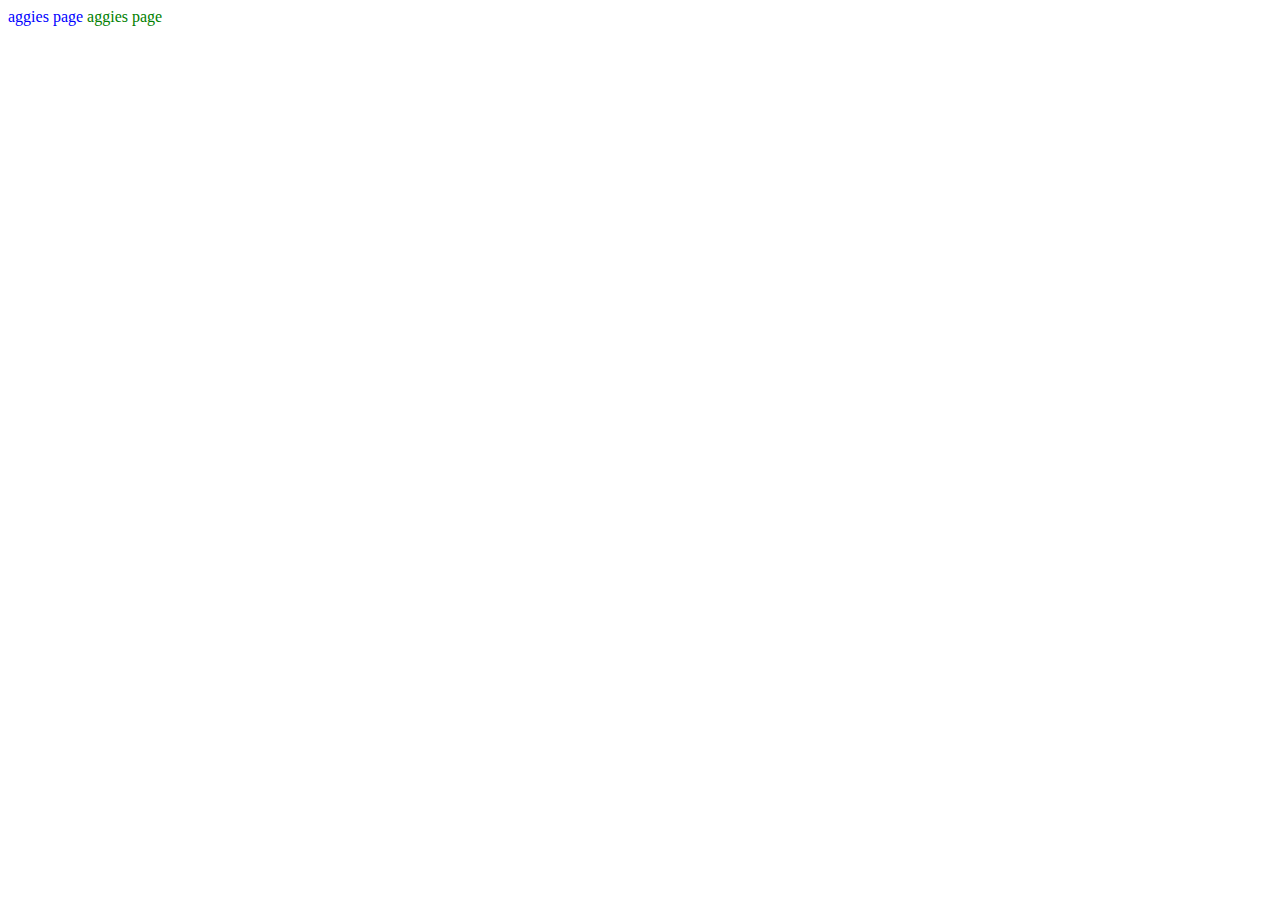
<file: index.htm>
<html>
  <head>
 <meta HTTP-EQUIV="Content-Type" CONTENT="text/html; charset=big5">
    <title>��</title>   
  </head>
  <body>
   <font color=blue>aggies page</font>
 <font color=green>aggies page</font>
  </body>
</html>
</file>
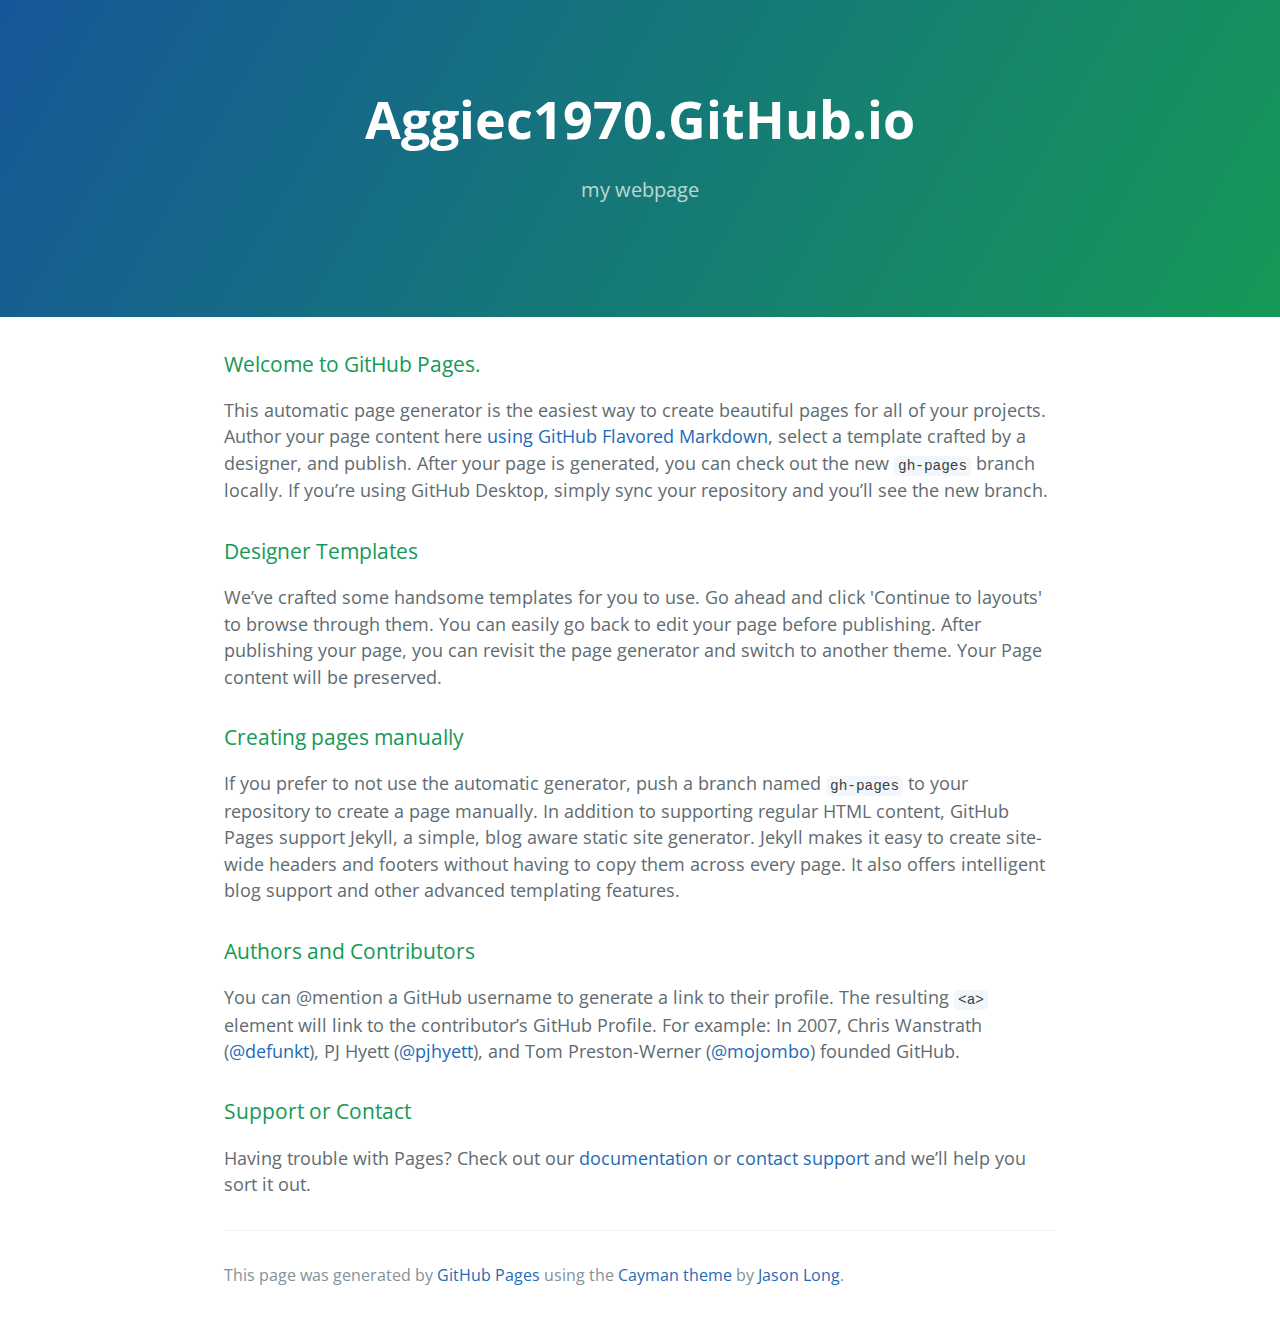
<file: index.html>
<!DOCTYPE html>
<html lang="en-us">
  <head>
    <meta charset="UTF-8">
    <title>Aggiec1970.GitHub.io by aggiec1970</title>
    <meta name="viewport" content="width=device-width, initial-scale=1">
    <link rel="stylesheet" type="text/css" href="stylesheets/normalize.css" media="screen">
    <link href='https://fonts.googleapis.com/css?family=Open+Sans:400,700' rel='stylesheet' type='text/css'>
    <link rel="stylesheet" type="text/css" href="stylesheets/stylesheet.css" media="screen">
    <link rel="stylesheet" type="text/css" href="stylesheets/github-light.css" media="screen">
  </head>
  <body>
    <section class="page-header">
      <h1 class="project-name">Aggiec1970.GitHub.io</h1>
      <h2 class="project-tagline">my webpage</h2>
    </section>

    <section class="main-content">
      <h3>
<a id="welcome-to-github-pages" class="anchor" href="#welcome-to-github-pages" aria-hidden="true"><span aria-hidden="true" class="octicon octicon-link"></span></a>Welcome to GitHub Pages.</h3>

<p>This automatic page generator is the easiest way to create beautiful pages for all of your projects. Author your page content here <a href="https://guides.github.com/features/mastering-markdown/">using GitHub Flavored Markdown</a>, select a template crafted by a designer, and publish. After your page is generated, you can check out the new <code>gh-pages</code> branch locally. If you’re using GitHub Desktop, simply sync your repository and you’ll see the new branch.</p>

<h3>
<a id="designer-templates" class="anchor" href="#designer-templates" aria-hidden="true"><span aria-hidden="true" class="octicon octicon-link"></span></a>Designer Templates</h3>

<p>We’ve crafted some handsome templates for you to use. Go ahead and click 'Continue to layouts' to browse through them. You can easily go back to edit your page before publishing. After publishing your page, you can revisit the page generator and switch to another theme. Your Page content will be preserved.</p>

<h3>
<a id="creating-pages-manually" class="anchor" href="#creating-pages-manually" aria-hidden="true"><span aria-hidden="true" class="octicon octicon-link"></span></a>Creating pages manually</h3>

<p>If you prefer to not use the automatic generator, push a branch named <code>gh-pages</code> to your repository to create a page manually. In addition to supporting regular HTML content, GitHub Pages support Jekyll, a simple, blog aware static site generator. Jekyll makes it easy to create site-wide headers and footers without having to copy them across every page. It also offers intelligent blog support and other advanced templating features.</p>

<h3>
<a id="authors-and-contributors" class="anchor" href="#authors-and-contributors" aria-hidden="true"><span aria-hidden="true" class="octicon octicon-link"></span></a>Authors and Contributors</h3>

<p>You can @mention a GitHub username to generate a link to their profile. The resulting <code>&lt;a&gt;</code> element will link to the contributor’s GitHub Profile. For example: In 2007, Chris Wanstrath (<a href="https://github.com/defunkt" class="user-mention">@defunkt</a>), PJ Hyett (<a href="https://github.com/pjhyett" class="user-mention">@pjhyett</a>), and Tom Preston-Werner (<a href="https://github.com/mojombo" class="user-mention">@mojombo</a>) founded GitHub.</p>

<h3>
<a id="support-or-contact" class="anchor" href="#support-or-contact" aria-hidden="true"><span aria-hidden="true" class="octicon octicon-link"></span></a>Support or Contact</h3>

<p>Having trouble with Pages? Check out our <a href="https://help.github.com/pages">documentation</a> or <a href="https://github.com/contact">contact support</a> and we’ll help you sort it out.</p>

      <footer class="site-footer">

        <span class="site-footer-credits">This page was generated by <a href="https://pages.github.com">GitHub Pages</a> using the <a href="https://github.com/jasonlong/cayman-theme">Cayman theme</a> by <a href="https://twitter.com/jasonlong">Jason Long</a>.</span>
      </footer>

    </section>

  
  </body>
</html>
</file>
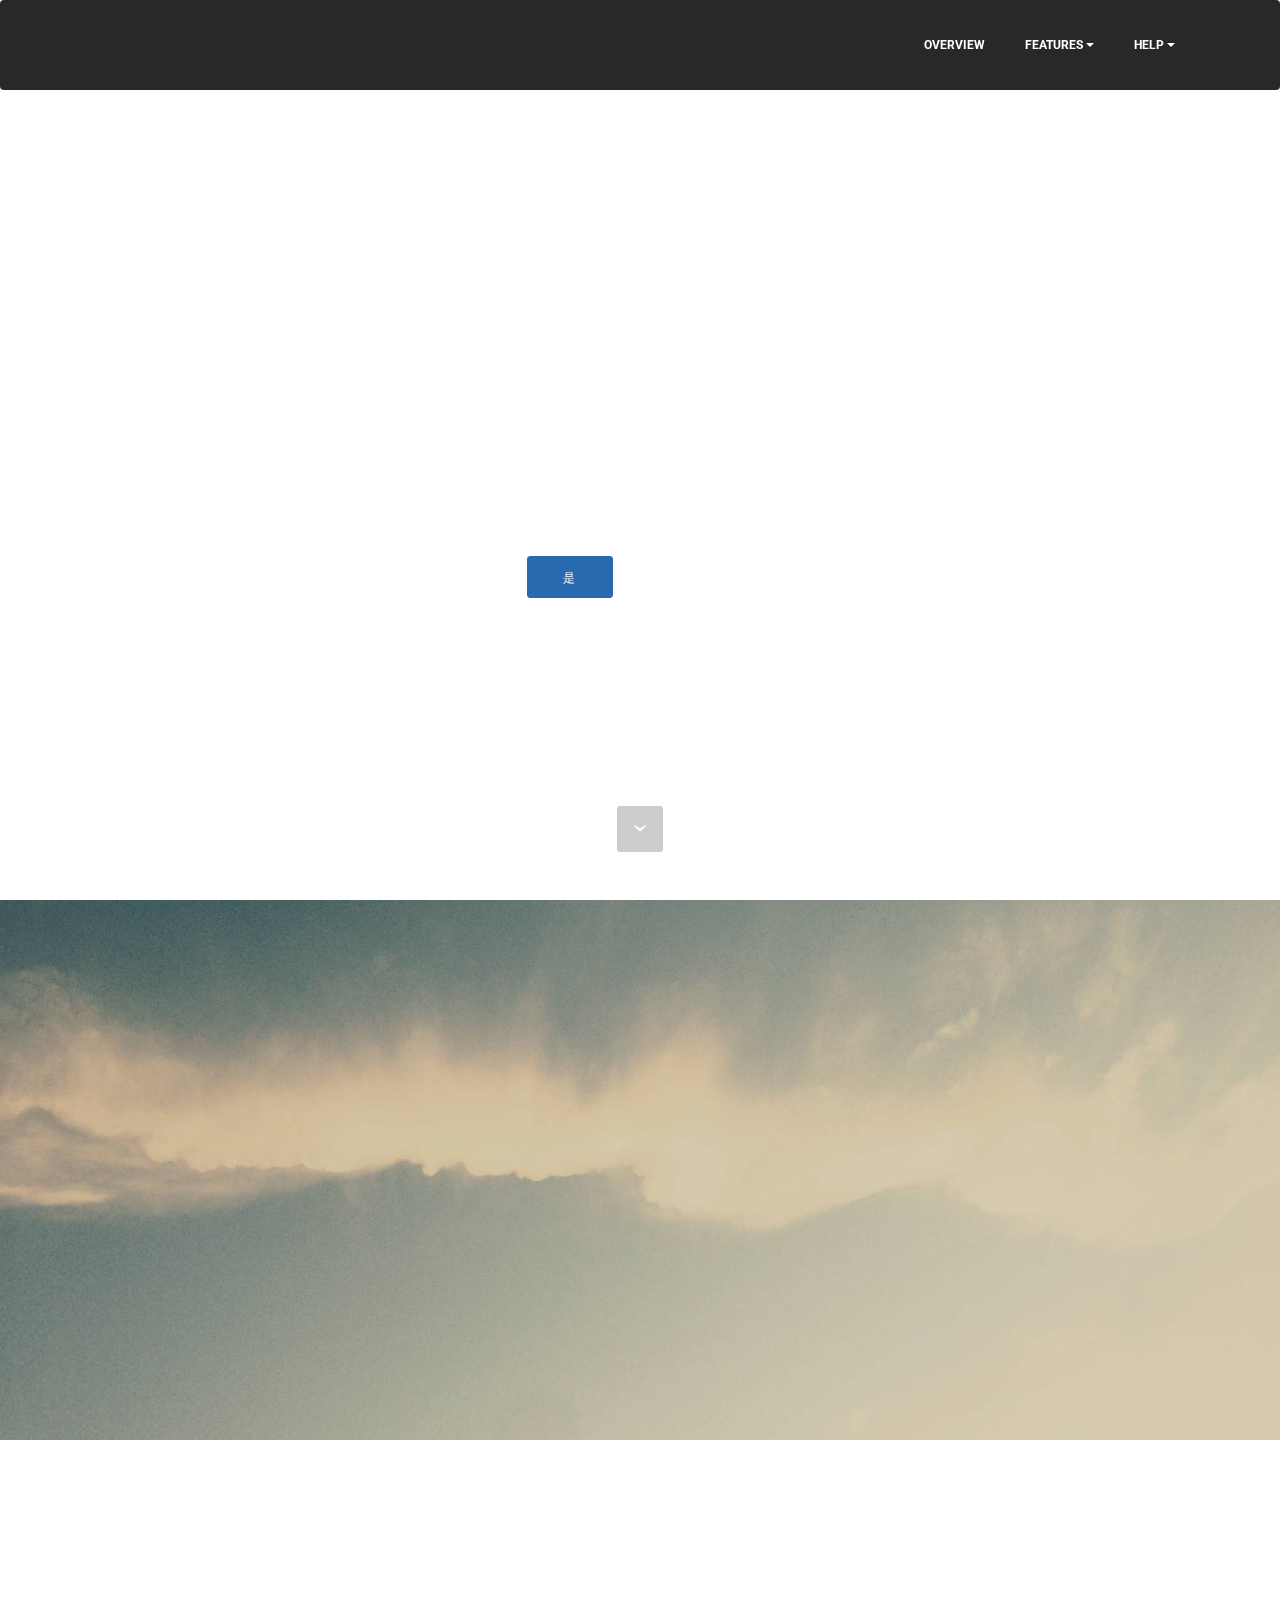
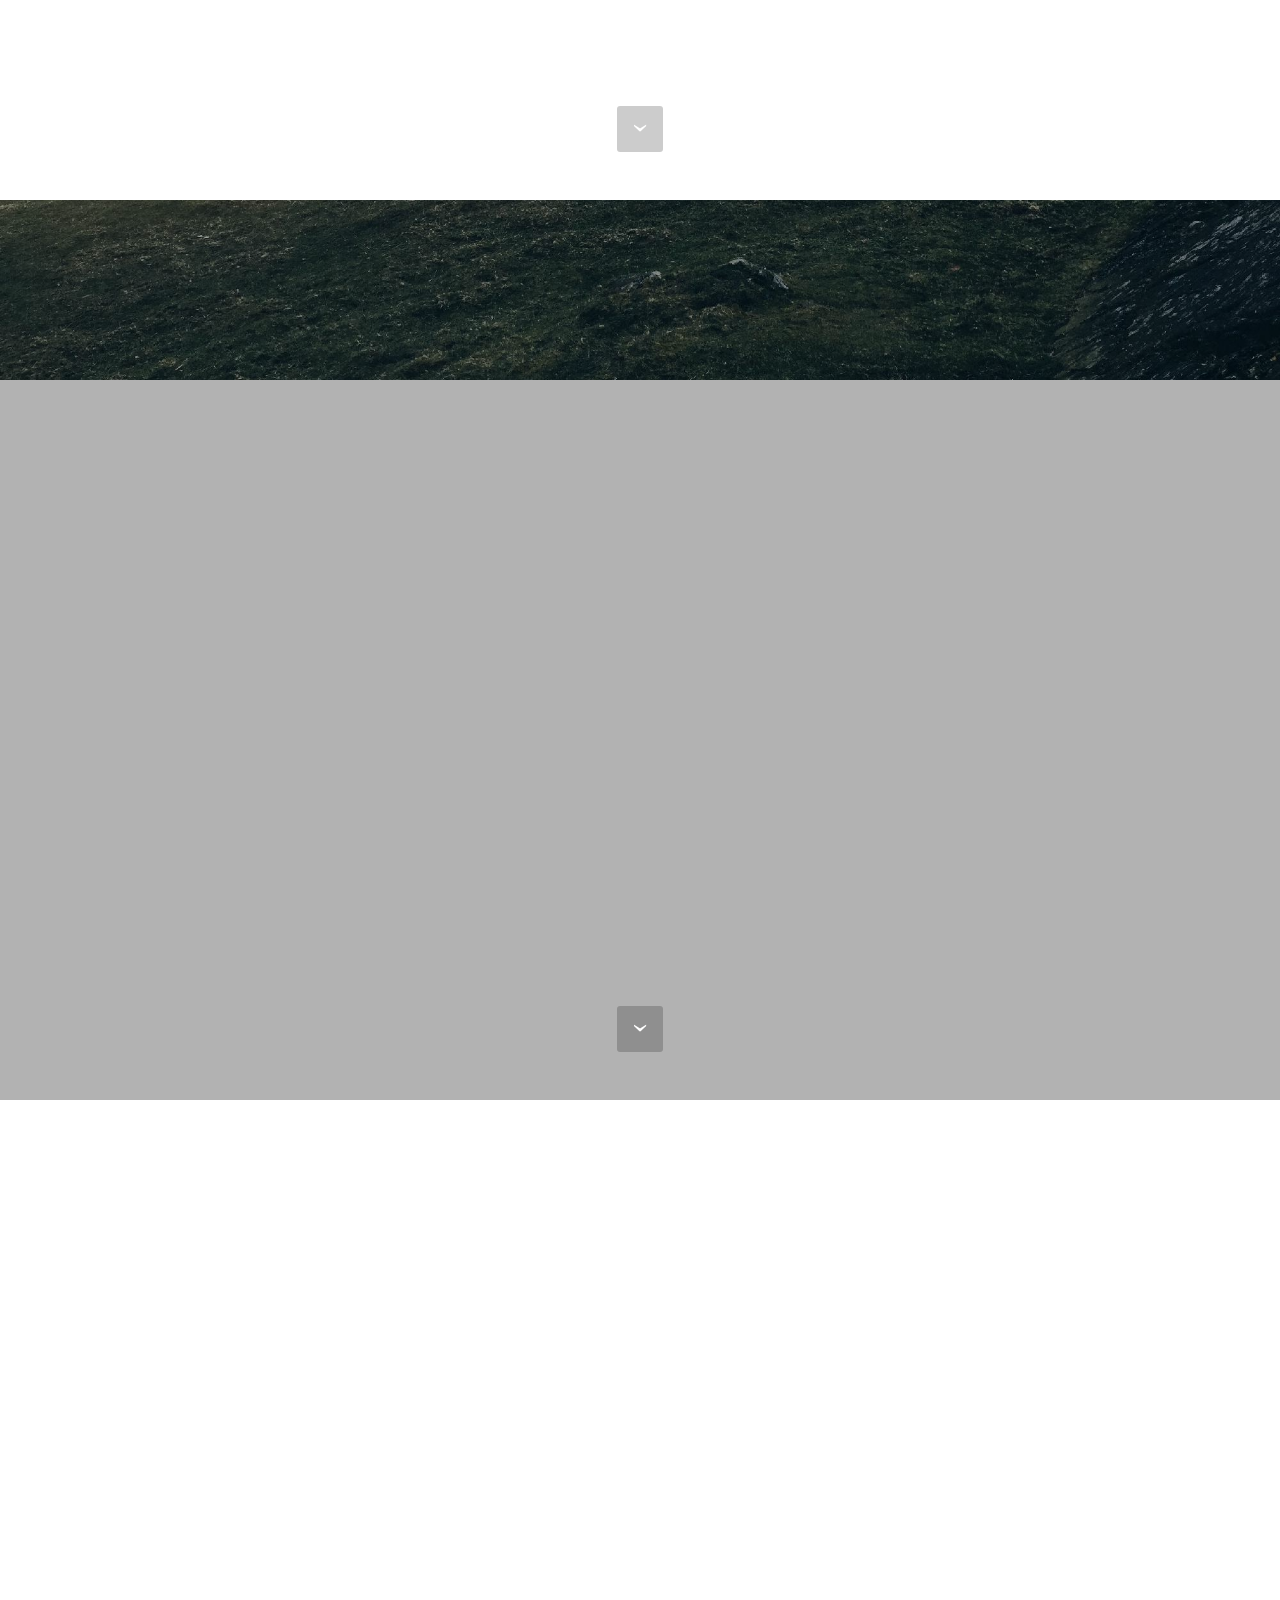
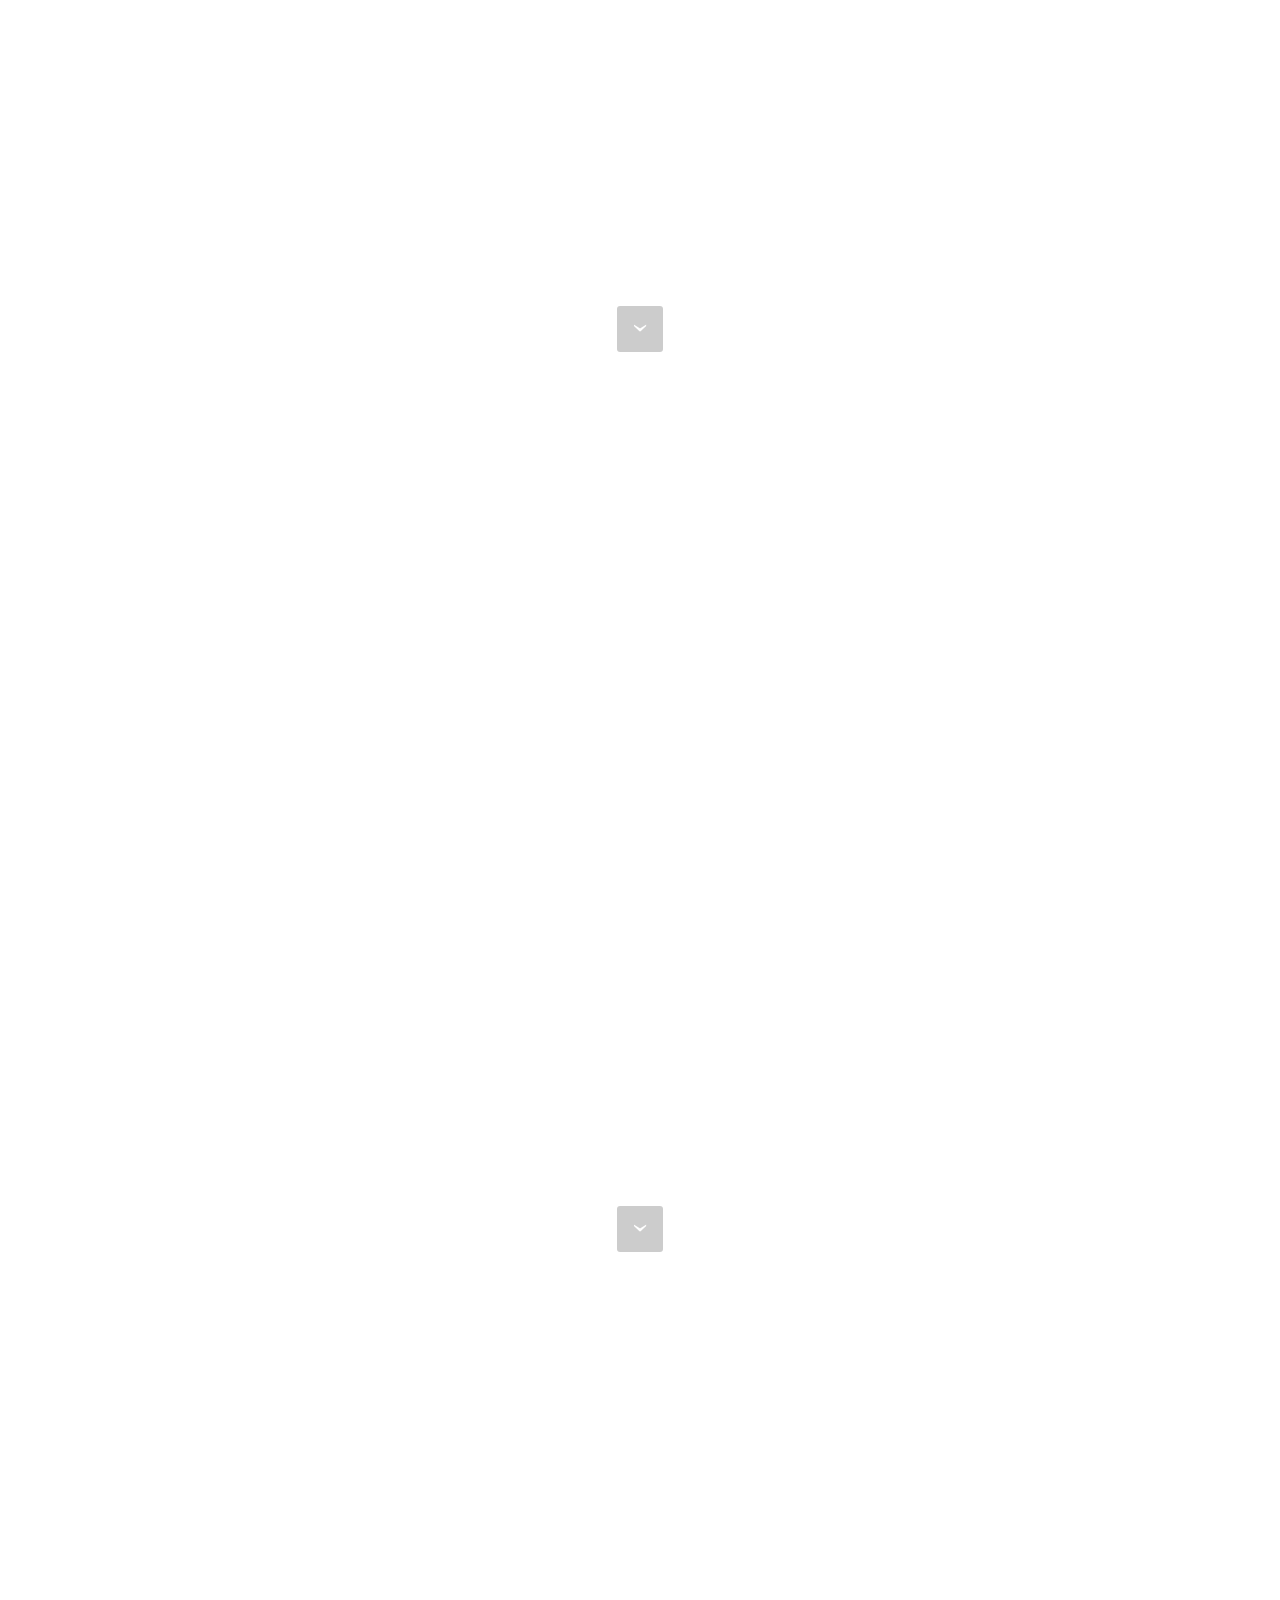
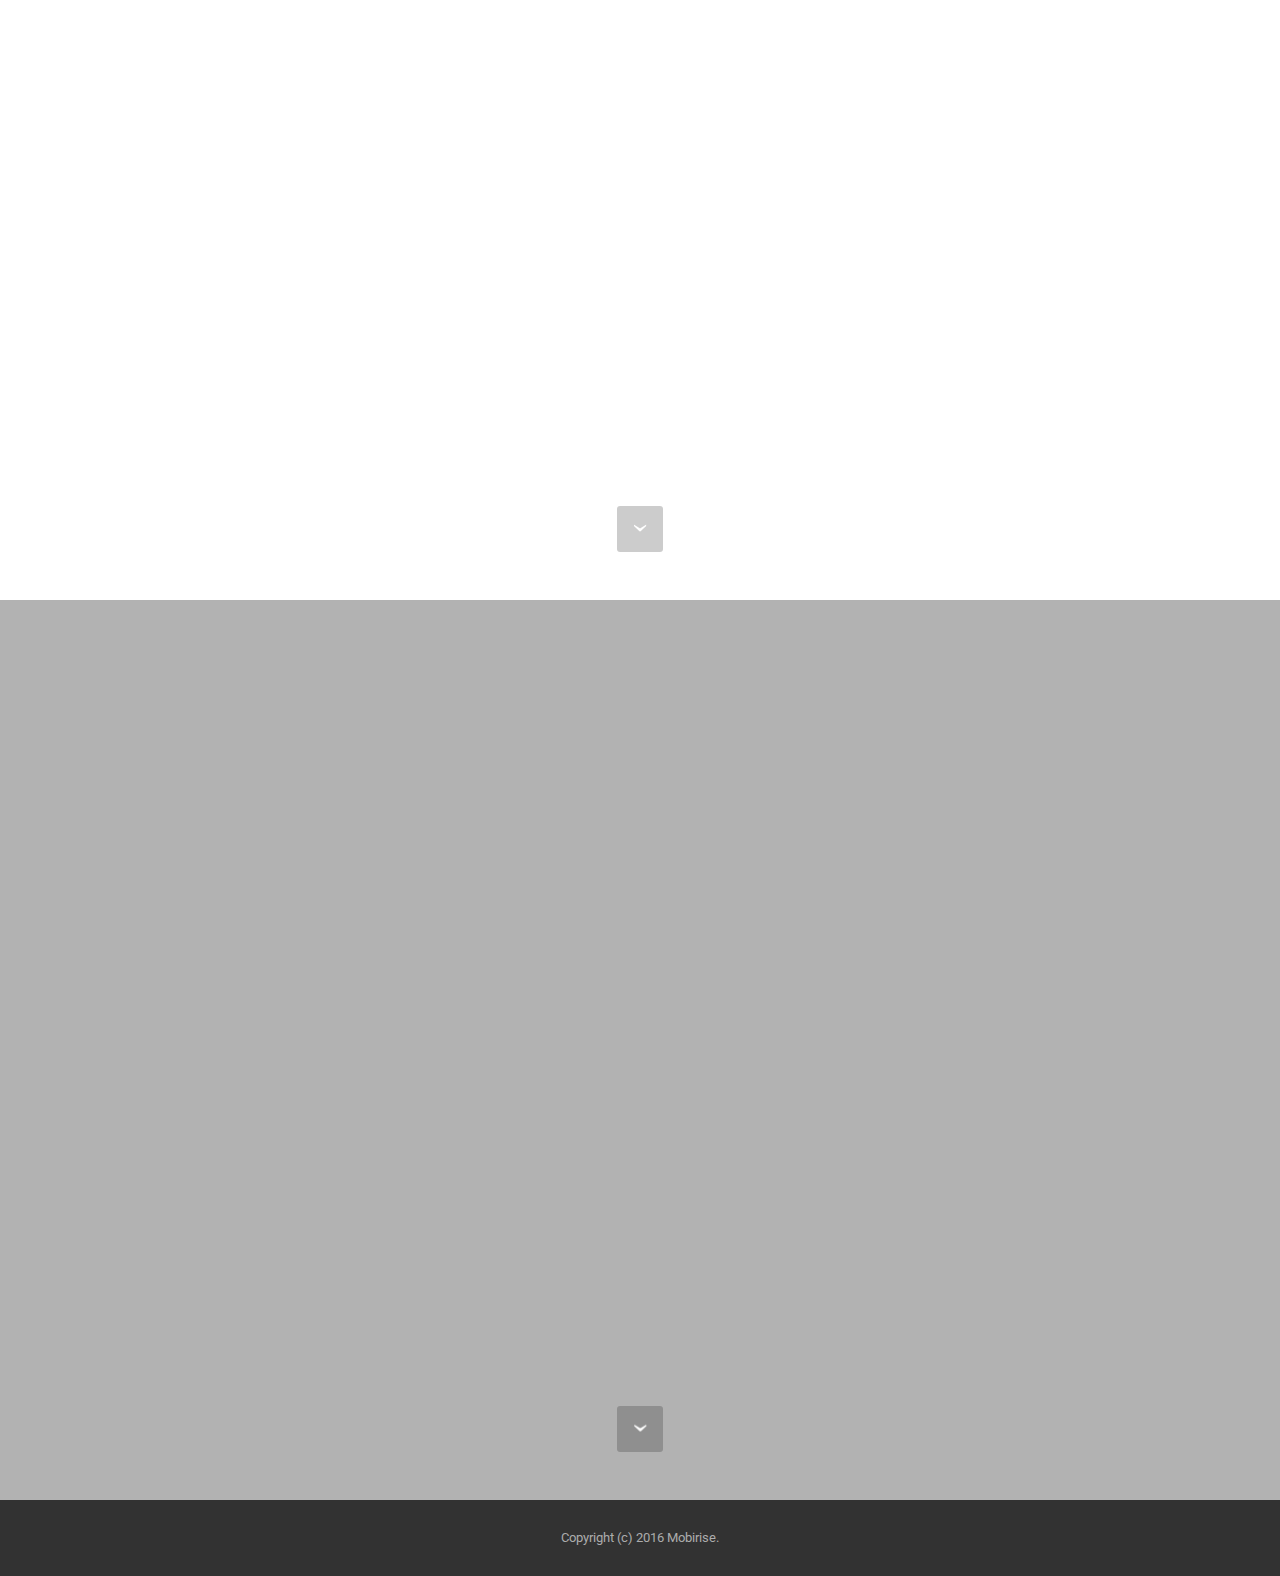
<file: html5up-forty/index.html>
<!DOCTYPE html>
<html>
<head>
  <!-- Site made with Mobirise Website Builder v3.8.4, https://mobirise.com -->
  <meta charset="UTF-8">
  <meta http-equiv="X-UA-Compatible" content="IE=edge">
  <meta name="generator" content="Mobirise v3.8.4, mobirise.com">
  <meta name="viewport" content="width=device-width, initial-scale=1">
  <link rel="shortcut icon" href="assets/images/logo.png" type="image/x-icon">
  <meta name="description" content="">
  
  <link rel="stylesheet" href="https://fonts.googleapis.com/css?family=Lora:400,700,400italic,700italic&amp;subset=latin">
  <link rel="stylesheet" href="https://fonts.googleapis.com/css?family=Montserrat:400,700">
  <link rel="stylesheet" href="https://fonts.googleapis.com/css?family=Raleway:100,100i,200,200i,300,300i,400,400i,500,500i,600,600i,700,700i,800,800i,900,900i">
  <link rel="stylesheet" href="assets/et-line-font-plugin/style.css">
  <link rel="stylesheet" href="assets/bootstrap-material-design-font/css/material.css">
  <link rel="stylesheet" href="assets/tether/tether.min.css">
  <link rel="stylesheet" href="assets/bootstrap/css/bootstrap.min.css">
  <link rel="stylesheet" href="assets/socicon/css/socicon.min.css">
  <link rel="stylesheet" href="assets/animate.css/animate.min.css">
  <link rel="stylesheet" href="assets/dropdown/css/style.css">
  <link rel="stylesheet" href="assets/theme/css/style.css">
  <link rel="stylesheet" href="assets/mobirise/css/mbr-additional.css" type="text/css">
  
  
  
</head>
<body>
<section id="menu-0">

    <nav class="navbar navbar-dropdown">
        <div class="container">

            <div class="mbr-table">
                
                <div class="mbr-table-cell">

                    <button class="navbar-toggler pull-xs-right hidden-md-up" type="button" data-toggle="collapse" data-target="#exCollapsingNavbar">
                        <div class="hamburger-icon"></div>
                    </button>

                    <ul class="nav-dropdown collapse pull-xs-right nav navbar-nav navbar-toggleable-sm" id="exCollapsingNavbar"><li class="nav-item"><a class="nav-link link" href="https://mobirise.com/">OVERVIEW</a></li><li class="nav-item dropdown"><a class="nav-link link dropdown-toggle" data-toggle="dropdown-submenu" href="https://mobirise.com/" aria-expanded="false">FEATURES</a><div class="dropdown-menu"><a class="dropdown-item" href="https://mobirise.com/">Mobile friendly</a><a class="dropdown-item" href="https://mobirise.com/">Based on Bootstrap</a><div class="dropdown"><a class="dropdown-item dropdown-toggle" data-toggle="dropdown-submenu" href="https://mobirise.com/">Trendy blocks</a><div class="dropdown-menu dropdown-submenu"><a class="dropdown-item" href="https://mobirise.com/">Image/content slider</a><a class="dropdown-item" href="https://mobirise.com/">Contact forms</a><a class="dropdown-item" href="https://mobirise.com/">Image gallery</a><a class="dropdown-item" href="https://mobirise.com/">Mobile menu</a><a class="dropdown-item" href="https://mobirise.com/">Google maps</a><a class="dropdown-item" href="https://mobirise.com/">Social buttons</a><a class="dropdown-item" href="https://mobirise.com/">Google fonts</a><a class="dropdown-item" href="https://mobirise.com/">Video background</a></div></div><a class="dropdown-item" href="https://mobirise.com/">Host anywhere</a><a class="dropdown-item" href="#">New Item</a></div></li><li class="nav-item dropdown"><a class="nav-link link dropdown-toggle" data-toggle="dropdown-submenu" href="https://mobirise.com/" aria-expanded="false">HELP</a><div class="dropdown-menu"><a class="dropdown-item" href="http://forums.mobirise.com/">Forum</a><a class="dropdown-item" href="https://mobirise.com/">Tutorials</a><a class="dropdown-item" href="https://mobirise.com/">Contact us</a></div></li></ul>
                    <button hidden="" class="navbar-toggler navbar-close" type="button" data-toggle="collapse" data-target="#exCollapsingNavbar">
                        <div class="close-icon"></div>
                    </button>

                </div>
            </div>

        </div>
    </nav>

</section>

<section class="engine"><a rel="external" href="https://mobirise.com">simple bootstrap web page creator software download</a></section><section class="mbr-section mbr-section-hero mbr-section-full mbr-section-with-arrow mbr-after-navbar" id="header1-1" data-bg-video="https://www.youtube.com/watch?v=uNCr7NdOJgw">

    

    <div class="mbr-table-cell">

        <div class="container">
            <div class="row">
                <div class="mbr-section col-md-10 col-md-offset-1 text-xs-center">

                    <h1 class="mbr-section-title display-1">FULL SCREEN INTRO</h1>
                    <p class="mbr-section-lead lead">Click any text to edit or style it. Click blue "Gear" icon in the top right corner to hide/show buttons, text, title and change the block background. <br> Click red "+" in the bottom right corner to add a hgjhgjghj 我看看 Use the top left menu to create new pages, sites and add extensions.</p>
                    <div class="mbr-section-btn"><a class="btn btn-lg btn-primary" href="http://www.amazon.com">是</a>  <a class="btn btn-lg btn-white btn-white-outline" href="https://mobirise.com"><span class="etl-icon icon-toolbox mbr-iconfont mbr-iconfont-btn"></span>否</a></div>
                </div>
            </div>
        </div>
    </div>

    <div class="mbr-arrow mbr-arrow-floating" aria-hidden="true"><a href="#header1-1"><i class="mbr-arrow-icon"></i></a></div>

</section>

<section class="mbr-section mbr-section-hero mbr-section-full mbr-parallax-background mbr-section-with-arrow" id="header1-1" style="background-image: url(assets/images/jumbotron.jpg);">

    

    <div class="mbr-table-cell">

        <div class="container">
            <div class="row">
                <div class="mbr-section col-md-10 col-md-offset-1 text-xs-center">

                    <h1 class="mbr-section-title display-1">FULL SCREEN INTRO</h1>
                    <p class="mbr-section-lead lead">Click any text to edit or style it. Click blue "Gear" icon in the top right corner to hide/show buttons, text, title and change the block background. <br> Click red "+" in the bottom right corner to add a hgjhgjghj 我看看 Use the top left menu to create new pages, sites and add extensions.</p>
                    <div class="mbr-section-btn"><a class="btn btn-lg btn-primary" href="http://www.amazon.com">是</a>  <a class="btn btn-lg btn-white btn-white-outline" href="https://mobirise.com"><span class="etl-icon icon-toolbox mbr-iconfont mbr-iconfont-btn"></span>否</a></div>
                </div>
            </div>
        </div>
    </div>

    <div class="mbr-arrow mbr-arrow-floating" aria-hidden="true"><a href="#footer1-2"><i class="mbr-arrow-icon"></i></a></div>

</section>

<section class="mbr-section mbr-section-hero mbr-section-full mbr-parallax-background" id="header2-1" style="background-image: url(assets/images/landscape.jpg);">

    <div class="mbr-overlay" style="opacity: 0.3; background-color: rgb(0, 0, 0);">
    </div>

    <div class="mbr-table mbr-table-full">
        <div class="mbr-table-cell">

            <div class="container">
                <div class="mbr-section row">
                    <div class="mbr-table-md-up">
                        
                        
                        

                        <div class="mbr-table-cell mbr-right-padding-md-up col-md-5 text-xs-center text-md-right">

                            <h3 class="mbr-section-title display-2">INTRO WITH IMAGE</h3>

                            <div class="mbr-section-text lead">
                                <p>Full screen intro with parallax image background and color overlay and a picture on right.</p>
                            </div>

                            <div class="mbr-section-btn"><a class="btn btn-primary" href="https://mobirise.com">MORE</a></div>

                        </div>
                        <div class="mbr-table-cell mbr-valign-top col-md-7">
                            <div class="mbr-figure"><img src="assets/images/coworkers.jpg"></div>
                        </div>

                    </div>
                </div>
            </div>

        </div>
    </div>

    <div class="mbr-arrow mbr-arrow-floating hidden-sm-down" aria-hidden="true"><a href="#header1-2"><i class="mbr-arrow-icon"></i></a></div>

</section>

<section class="mbr-section mbr-section-hero mbr-section-full mbr-parallax-background mbr-section-with-arrow" id="header1-2" style="background-image: url(assets/images/jumbotron.jpg);">

    

    <div class="mbr-table-cell">

        <div class="container">
            <div class="row">
                <div class="mbr-section col-md-10 col-md-offset-1 text-xs-center">

                    <h1 class="mbr-section-title display-1">FULL SjijijiEEN INTRO</h1>
                    <p class="mbr-section-lead lead">Click any text to edit or style it. Click blue "Gear" icon in the top right corner to hide/show buttons, text, title and change the block background. <br> Click red "+" in the bottom right corner to add a hgjhgjghj 我看看 Use the top left menu to create new pages, sites and add extensions.</p>
                    <div class="mbr-section-btn"><a class="btn btn-lg btn-primary" href="http://www.amazon.com">是</a>  <a class="btn btn-lg btn-white btn-white-outline" href="https://mobirise.com"><span class="etl-icon icon-toolbox mbr-iconfont mbr-iconfont-btn"></span>否</a></div>
                </div>
            </div>
        </div>
    </div>

    <div class="mbr-arrow mbr-arrow-floating" aria-hidden="true"><a href="#header1-0"><i class="mbr-arrow-icon"></i></a></div>

</section>

<section class="mbr-section mbr-section-hero mbr-section-full mbr-parallax-background mbr-section-with-arrow" id="header1-0" style="background-image: url(assets/images/jumbotron.jpg);">

    

    <div class="mbr-table-cell">

        <div class="container">
            <div class="row">
                <div class="mbr-section col-md-10 col-md-offset-1 text-xs-center">

                    <h1 class="mbr-section-title display-1">FULL SCREEN INTRO</h1>
                    <p class="mbr-section-lead lead">Click any text to edit or style it. Click blue "Gear" icon in the top right corner to hide/show buttons, text, title and change the block background. <br> Click red "+" in the bottom right corner to add a hgjhgjghj 我看看 Use the top left menu to create new pages, sites and add extensions.</p>
                    <div class="mbr-section-btn"><a class="btn btn-lg btn-primary" href="http://www.amazon.com">是</a>  <a class="btn btn-lg btn-white btn-white-outline" href="https://mobirise.com"><span class="etl-icon icon-toolbox mbr-iconfont mbr-iconfont-btn"></span>否</a></div>
                </div>
            </div>
        </div>
    </div>

    <div class="mbr-arrow mbr-arrow-floating" aria-hidden="true"><a href="#header1-3"><i class="mbr-arrow-icon"></i></a></div>

</section>

<section class="mbr-section mbr-section-hero mbr-section-full mbr-parallax-background mbr-section-with-arrow" id="header1-3" style="background-image: url(assets/images/jumbotron.jpg);">

    

    <div class="mbr-table-cell">

        <div class="container">
            <div class="row">
                <div class="mbr-section col-md-10 col-md-offset-1 text-xs-center">

                    <h1 class="mbr-section-title display-1">FULL SCREEN INTRO</h1>
                    <p class="mbr-section-lead lead">Click any text to edit or style it. Click blue "Gear" icon in the top right corner to hide/show buttons, text, title and change the block background. <br> Click red "+" in the bottom right corner to add a new block. Use the top left menu to create new pages, sites and add extensions.</p>
                    <div class="mbr-section-btn"><a class="btn btn-lg btn-primary" href="https://mobirise.com">DOWNLOAD FOR WINDOWS</a> <a class="btn btn-lg btn-white btn-white-outline" href="https://mobirise.com">DOWNLOAD FOR MAC</a></div>
                </div>
            </div>
        </div>
    </div>

    <div class="mbr-arrow mbr-arrow-floating" aria-hidden="true"><a href="#header2-0"><i class="mbr-arrow-icon"></i></a></div>

</section>

<section class="mbr-section mbr-section-hero mbr-section-full mbr-parallax-background" id="header2-0" style="background-image: url(assets/images/landscape.jpg);">

    <div class="mbr-overlay" style="opacity: 0.3; background-color: rgb(0, 0, 0);">
    </div>

    <div class="mbr-table mbr-table-full">
        <div class="mbr-table-cell">

            <div class="container">
                <div class="mbr-section row">
                    <div class="mbr-table-md-up">
                        
                        
                        

                        <div class="mbr-table-cell mbr-right-padding-md-up col-md-5 text-xs-center text-md-right">

                            <h3 class="mbr-section-title display-2">INTRO WITH IMAGE</h3>

                            <div class="mbr-section-text lead">
                                <p>Full screen intro with parallax image background and color overlay and a picture on right.</p>
                            </div>

                            <div class="mbr-section-btn"><a class="btn btn-primary" href="https://mobirise.com">MORE</a></div>

                        </div>
                        <div class="mbr-table-cell mbr-valign-top col-md-7">
                            <div class="mbr-figure"><img src="assets/images/coworkers.jpg"></div>
                        </div>

                    </div>
                </div>
            </div>

        </div>
    </div>

    <div class="mbr-arrow mbr-arrow-floating hidden-sm-down" aria-hidden="true"><a href="#next"><i class="mbr-arrow-icon"></i></a></div>

</section>

<footer class="mbr-small-footer mbr-section mbr-section-nopadding" id="footer1-2" style="background-color: rgb(50, 50, 50); padding-top: 1.75rem; padding-bottom: 1.75rem;">
    
    <div class="container">
        <p class="text-xs-center">Copyright (c) 2016 Mobirise.</p>
    </div>
</footer>


  <script src="assets/web/assets/jquery/jquery.min.js"></script>
  <script src="assets/tether/tether.min.js"></script>
  <script src="assets/bootstrap/js/bootstrap.min.js"></script>
  <script src="assets/smooth-scroll/SmoothScroll.js"></script>
  <script src="assets/viewportChecker/jquery.viewportchecker.js"></script>
  <script src="assets/dropdown/js/script.min.js"></script>
  <script src="assets/touchSwipe/jquery.touchSwipe.min.js"></script>
  <script src="assets/jquery-mb-ytplayer/jquery.mb.YTPlayer.min.js"></script>
  <script src="assets/jarallax/jarallax.js"></script>
  <script src="assets/theme/js/script.js"></script>
  
  
  <input name="animation" type="hidden">
  </body>
</html>
</file>
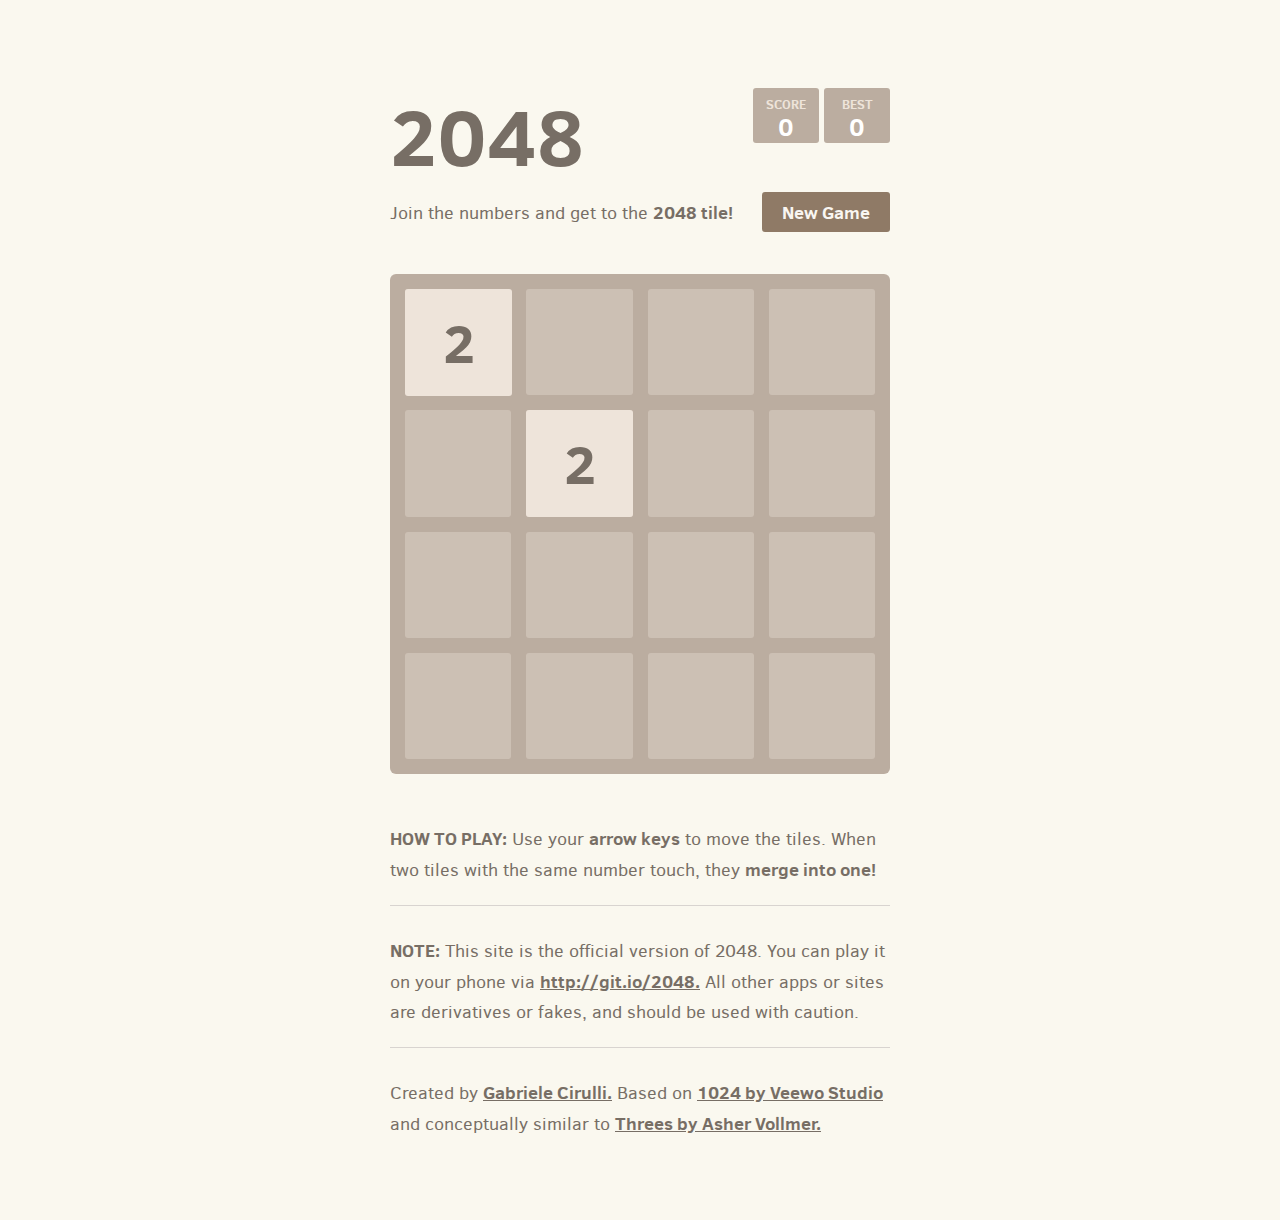
<file: 2048-master/2048-master/index.html>
<!DOCTYPE html>
<html>
<head>
  <meta charset="utf-8">
  <title>2048</title>

  <link href="style/main.css" rel="stylesheet" type="text/css">
  <link rel="shortcut icon" href="favicon.ico">
  <link rel="apple-touch-icon" href="meta/apple-touch-icon.png">
  <link rel="apple-touch-startup-image" href="meta/apple-touch-startup-image-640x1096.png" media="(device-width: 320px) and (device-height: 568px) and (-webkit-device-pixel-ratio: 2)"> <!-- iPhone 5+ -->
  <link rel="apple-touch-startup-image" href="meta/apple-touch-startup-image-640x920.png"  media="(device-width: 320px) and (device-height: 480px) and (-webkit-device-pixel-ratio: 2)"> <!-- iPhone, retina -->
  <meta name="apple-mobile-web-app-capable" content="yes">
  <meta name="apple-mobile-web-app-status-bar-style" content="black">

  <meta name="HandheldFriendly" content="True">
  <meta name="MobileOptimized" content="320">
  <meta name="viewport" content="width=device-width, target-densitydpi=160dpi, initial-scale=1.0, maximum-scale=1, user-scalable=no, minimal-ui">
</head>
<body>
  <div class="container">
    <div class="heading">
      <h1 class="title">2048</h1>
      <div class="scores-container">
        <div class="score-container">0</div>
        <div class="best-container">0</div>
      </div>
    </div>

    <div class="above-game">
      <p class="game-intro">Join the numbers and get to the <strong>2048 tile!</strong></p>
      <a class="restart-button">New Game</a>
    </div>

    <div class="game-container">
      <div class="game-message">
        <p></p>
        <div class="lower">
	        <a class="keep-playing-button">Keep going</a>
          <a class="retry-button">Try again</a>
        </div>
      </div>

      <div class="grid-container">
        <div class="grid-row">
          <div class="grid-cell"></div>
          <div class="grid-cell"></div>
          <div class="grid-cell"></div>
          <div class="grid-cell"></div>
        </div>
        <div class="grid-row">
          <div class="grid-cell"></div>
          <div class="grid-cell"></div>
          <div class="grid-cell"></div>
          <div class="grid-cell"></div>
        </div>
        <div class="grid-row">
          <div class="grid-cell"></div>
          <div class="grid-cell"></div>
          <div class="grid-cell"></div>
          <div class="grid-cell"></div>
        </div>
        <div class="grid-row">
          <div class="grid-cell"></div>
          <div class="grid-cell"></div>
          <div class="grid-cell"></div>
          <div class="grid-cell"></div>
        </div>
      </div>

      <div class="tile-container">

      </div>
    </div>

    <p class="game-explanation">
      <strong class="important">How to play:</strong> Use your <strong>arrow keys</strong> to move the tiles. When two tiles with the same number touch, they <strong>merge into one!</strong>
    </p>
    <hr>
    <p>
    <strong class="important">Note:</strong> This site is the official version of 2048. You can play it on your phone via <a href="http://git.io/2048">http://git.io/2048.</a> All other apps or sites are derivatives or fakes, and should be used with caution.
    </p>
    <hr>
    <p>
    Created by <a href="http://gabrielecirulli.com" target="_blank">Gabriele Cirulli.</a> Based on <a href="https://itunes.apple.com/us/app/1024!/id823499224" target="_blank">1024 by Veewo Studio</a> and conceptually similar to <a href="http://asherv.com/threes/" target="_blank">Threes by Asher Vollmer.</a>
    </p>
  </div>

  <script src="js/bind_polyfill.js"></script>
  <script src="js/classlist_polyfill.js"></script>
  <script src="js/animframe_polyfill.js"></script>
  <script src="js/keyboard_input_manager.js"></script>
  <script src="js/html_actuator.js"></script>
  <script src="js/grid.js"></script>
  <script src="js/tile.js"></script>
  <script src="js/local_storage_manager.js"></script>
  <script src="js/game_manager.js"></script>
  <script src="js/application.js"></script>
</body>
</html>
</file>
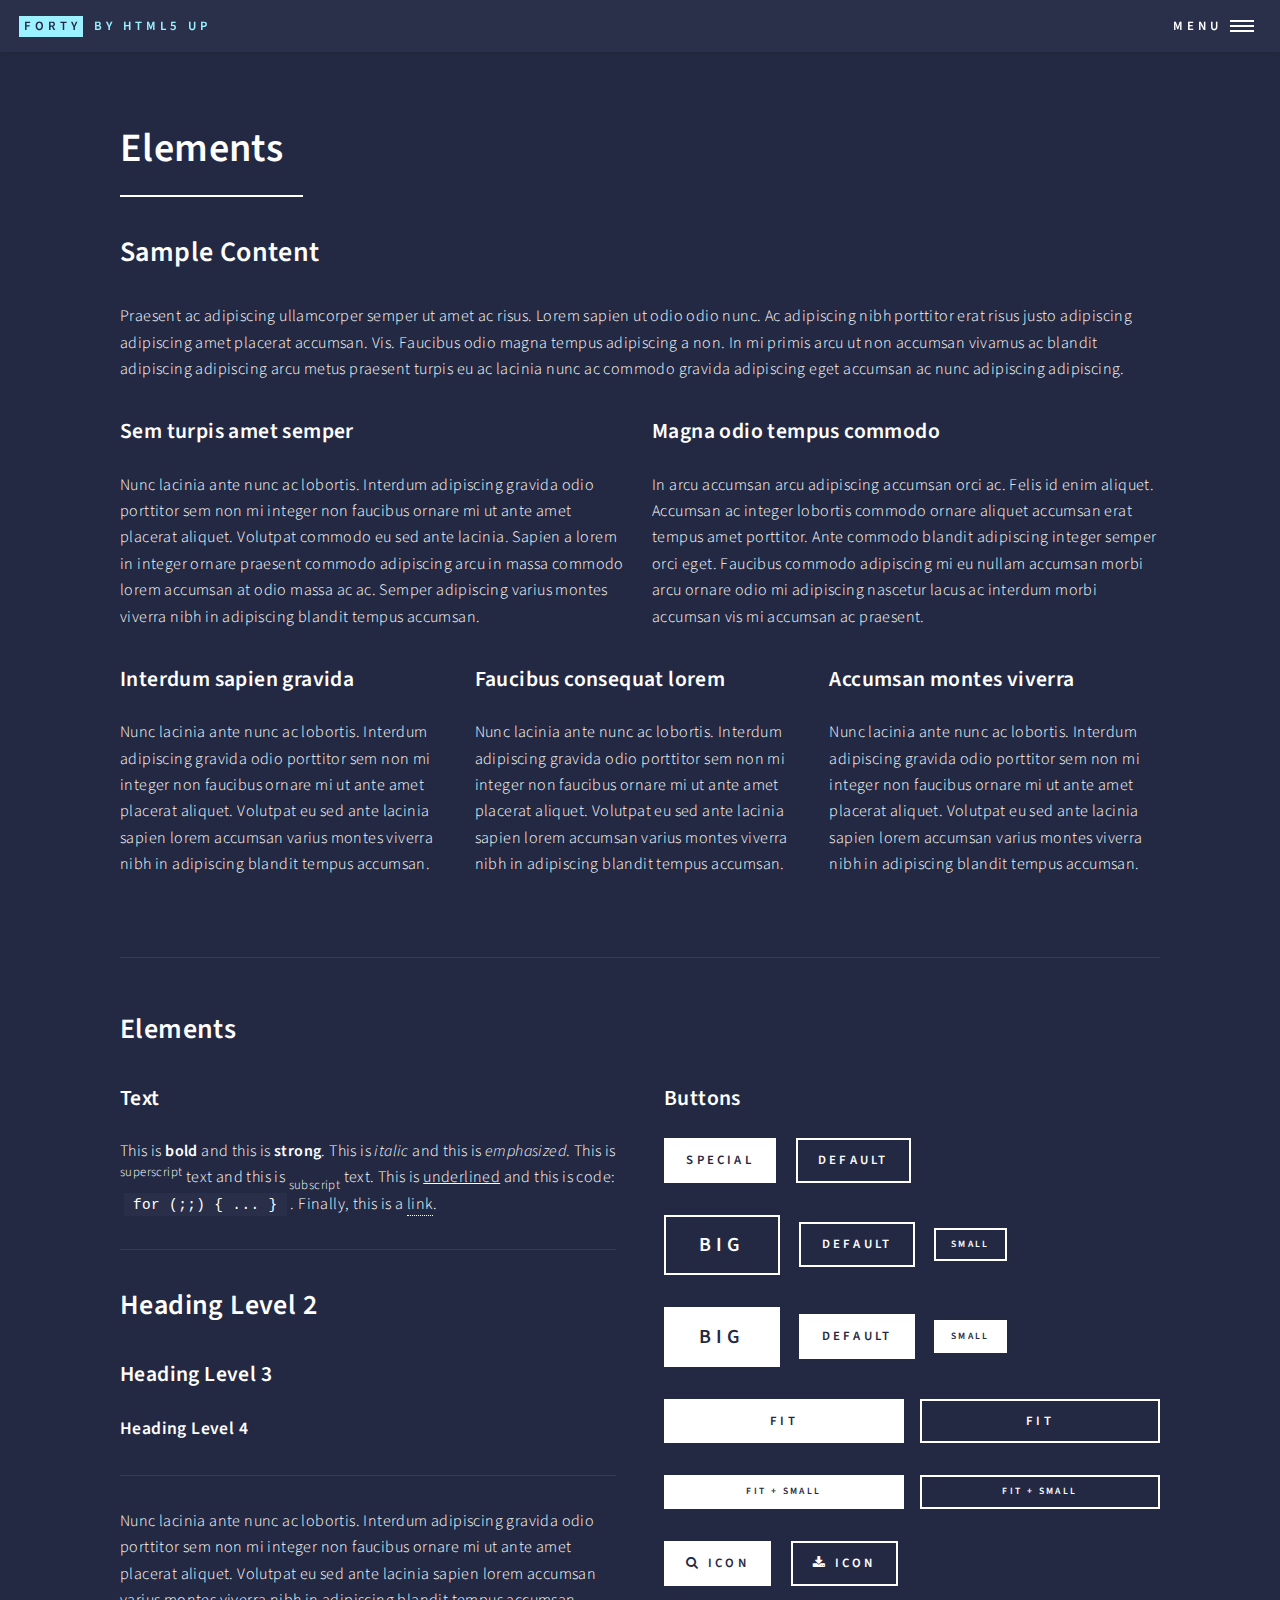
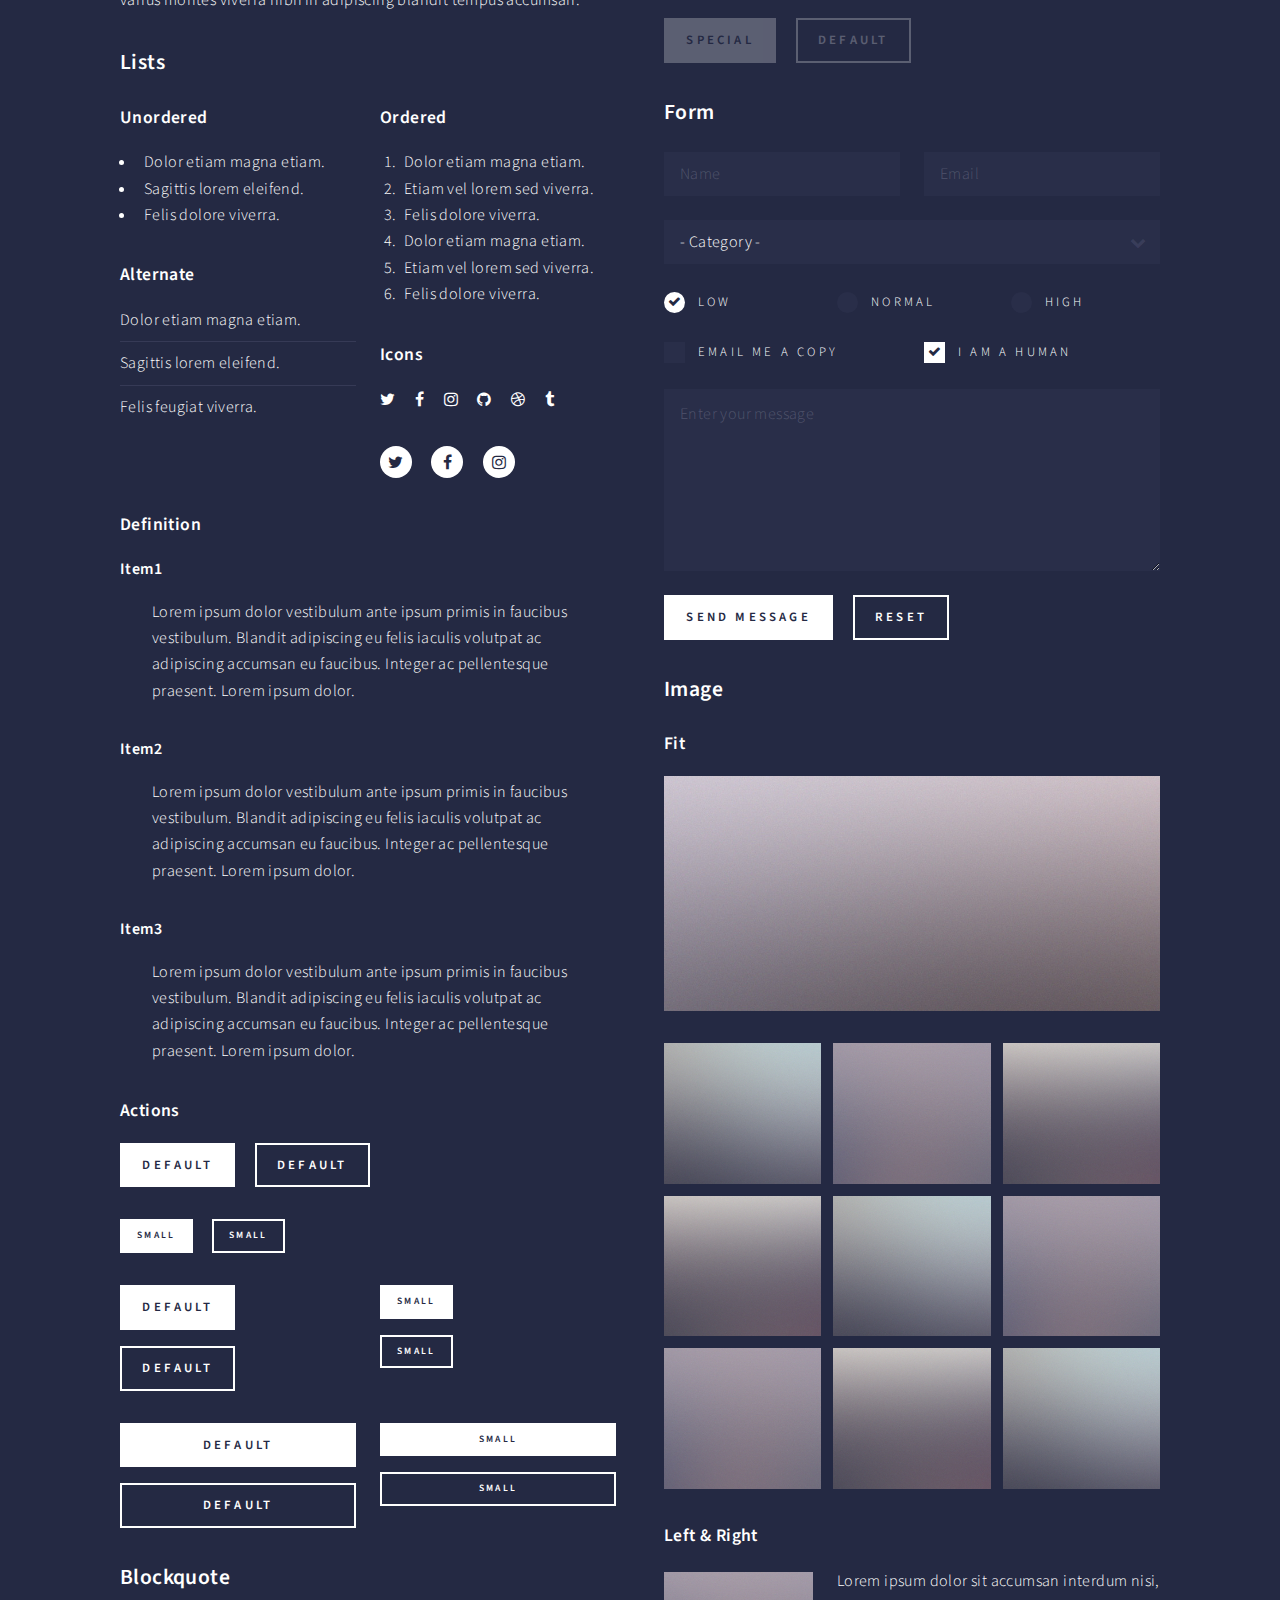
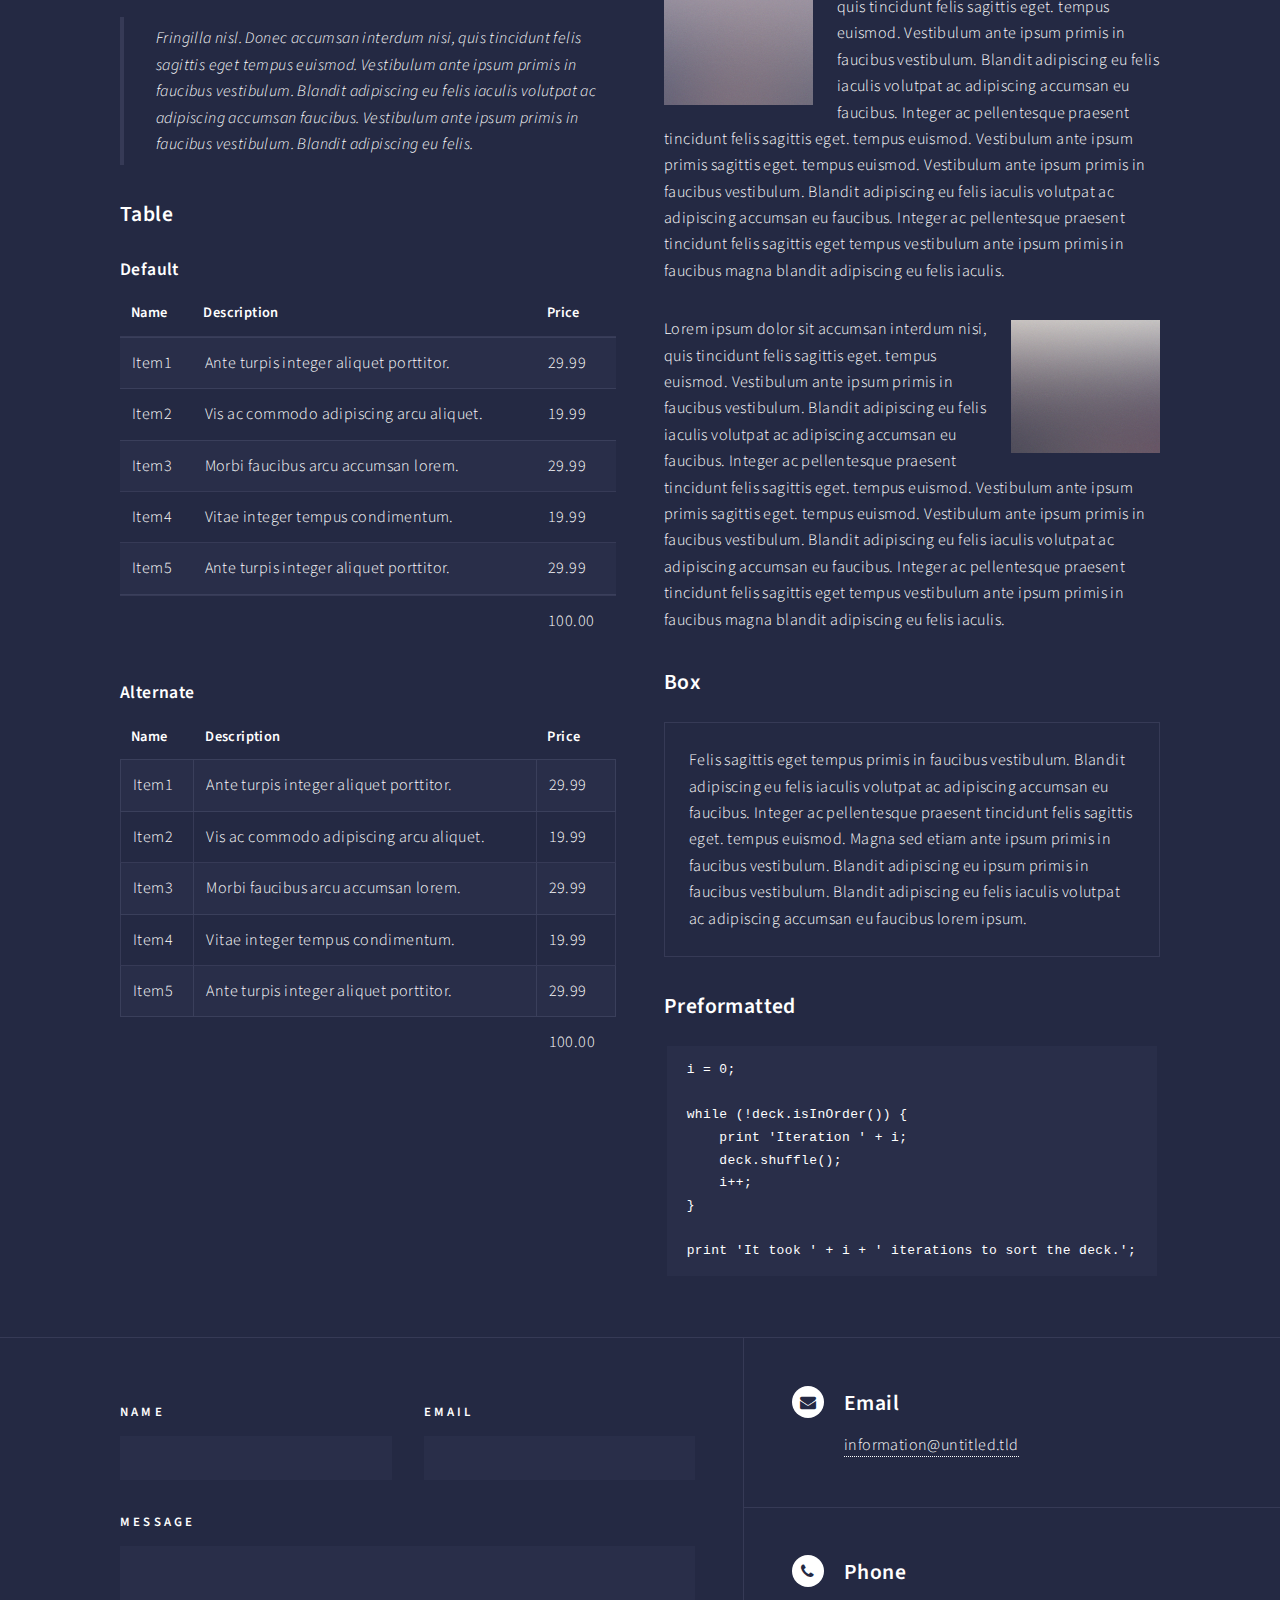
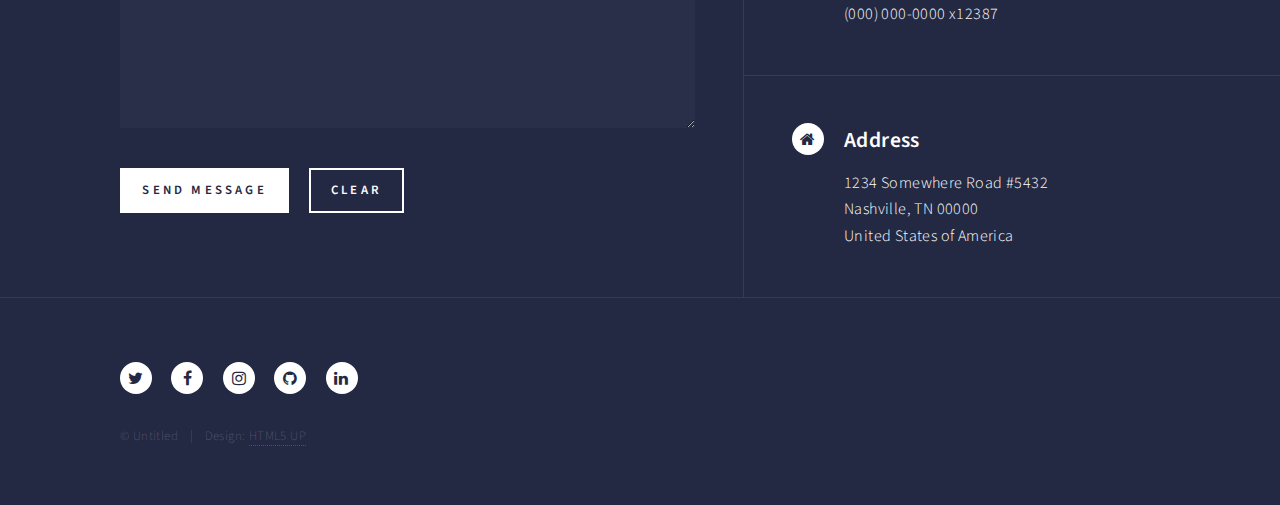
<file: html5up-forty/elements.html>
<!DOCTYPE HTML>
<!--
	Forty by HTML5 UP
	html5up.net | @ajlkn
	Free for personal and commercial use under the CCA 3.0 license (html5up.net/license)
-->
<html>
	<head>
		<title>Elements - Forty by HTML5 UP</title>
		<meta charset="utf-8" />
		<meta name="viewport" content="width=device-width, initial-scale=1, user-scalable=no" />
		<!--[if lte IE 8]><script src="assets/js/ie/html5shiv.js"></script><![endif]-->
		<link rel="stylesheet" href="assets/css/main.css" />
		<!--[if lte IE 9]><link rel="stylesheet" href="assets/css/ie9.css" /><![endif]-->
		<!--[if lte IE 8]><link rel="stylesheet" href="assets/css/ie8.css" /><![endif]-->
	</head>
	<body>

		<!-- Wrapper -->
			<div id="wrapper">

				<!-- Header -->
					<header id="header">
						<a href="index.html" class="logo"><strong>Forty</strong> <span>by HTML5 UP</span></a>
						<nav>
							<a href="#menu">Menu</a>
						</nav>
					</header>

				<!-- Menu -->
					<nav id="menu">
						<ul class="links">
							<li><a href="index.html">Home</a></li>
							<li><a href="landing.html">Landing</a></li>
							<li><a href="generic.html">Generic</a></li>
							<li><a href="elements.html">Elements</a></li>
						</ul>
						<ul class="actions vertical">
							<li><a href="#" class="button special fit">Get Started</a></li>
							<li><a href="#" class="button fit">Log In</a></li>
						</ul>
					</nav>

				<!-- Main -->
					<div id="main" class="alt">

						<!-- One -->
							<section id="one">
								<div class="inner">
									<header class="major">
										<h1>Elements</h1>
									</header>

									<!-- Content -->
										<h2 id="content">Sample Content</h2>
										<p>Praesent ac adipiscing ullamcorper semper ut amet ac risus. Lorem sapien ut odio odio nunc. Ac adipiscing nibh porttitor erat risus justo adipiscing adipiscing amet placerat accumsan. Vis. Faucibus odio magna tempus adipiscing a non. In mi primis arcu ut non accumsan vivamus ac blandit adipiscing adipiscing arcu metus praesent turpis eu ac lacinia nunc ac commodo gravida adipiscing eget accumsan ac nunc adipiscing adipiscing.</p>
										<div class="row">
											<div class="6u 12u$(small)">
												<h3>Sem turpis amet semper</h3>
												<p>Nunc lacinia ante nunc ac lobortis. Interdum adipiscing gravida odio porttitor sem non mi integer non faucibus ornare mi ut ante amet placerat aliquet. Volutpat commodo eu sed ante lacinia. Sapien a lorem in integer ornare praesent commodo adipiscing arcu in massa commodo lorem accumsan at odio massa ac ac. Semper adipiscing varius montes viverra nibh in adipiscing blandit tempus accumsan.</p>
											</div>
											<div class="6u$ 12u$(small)">
												<h3>Magna odio tempus commodo</h3>
												<p>In arcu accumsan arcu adipiscing accumsan orci ac. Felis id enim aliquet. Accumsan ac integer lobortis commodo ornare aliquet accumsan erat tempus amet porttitor. Ante commodo blandit adipiscing integer semper orci eget. Faucibus commodo adipiscing mi eu nullam accumsan morbi arcu ornare odio mi adipiscing nascetur lacus ac interdum morbi accumsan vis mi accumsan ac praesent.</p>
											</div>
											<!-- Break -->
											<div class="4u 12u$(medium)">
												<h3>Interdum sapien gravida</h3>
												<p>Nunc lacinia ante nunc ac lobortis. Interdum adipiscing gravida odio porttitor sem non mi integer non faucibus ornare mi ut ante amet placerat aliquet. Volutpat eu sed ante lacinia sapien lorem accumsan varius montes viverra nibh in adipiscing blandit tempus accumsan.</p>
											</div>
											<div class="4u 12u$(medium)">
												<h3>Faucibus consequat lorem</h3>
												<p>Nunc lacinia ante nunc ac lobortis. Interdum adipiscing gravida odio porttitor sem non mi integer non faucibus ornare mi ut ante amet placerat aliquet. Volutpat eu sed ante lacinia sapien lorem accumsan varius montes viverra nibh in adipiscing blandit tempus accumsan.</p>
											</div>
											<div class="4u$ 12u$(medium)">
												<h3>Accumsan montes viverra</h3>
												<p>Nunc lacinia ante nunc ac lobortis. Interdum adipiscing gravida odio porttitor sem non mi integer non faucibus ornare mi ut ante amet placerat aliquet. Volutpat eu sed ante lacinia sapien lorem accumsan varius montes viverra nibh in adipiscing blandit tempus accumsan.</p>
											</div>
										</div>

									<hr class="major" />

									<!-- Elements -->
										<h2 id="elements">Elements</h2>
										<div class="row 200%">
											<div class="6u 12u$(medium)">

												<!-- Text stuff -->
													<h3>Text</h3>
													<p>This is <b>bold</b> and this is <strong>strong</strong>. This is <i>italic</i> and this is <em>emphasized</em>.
													This is <sup>superscript</sup> text and this is <sub>subscript</sub> text.
													This is <u>underlined</u> and this is code: <code>for (;;) { ... }</code>.
													Finally, this is a <a href="#">link</a>.</p>
													<hr />
													<h2>Heading Level 2</h2>
													<h3>Heading Level 3</h3>
													<h4>Heading Level 4</h4>
													<hr />
													<p>Nunc lacinia ante nunc ac lobortis. Interdum adipiscing gravida odio porttitor sem non mi integer non faucibus ornare mi ut ante amet placerat aliquet. Volutpat eu sed ante lacinia sapien lorem accumsan varius montes viverra nibh in adipiscing blandit tempus accumsan.</p>

												<!-- Lists -->
													<h3>Lists</h3>
													<div class="row">
														<div class="6u 12u$(small)">

															<h4>Unordered</h4>
															<ul>
																<li>Dolor etiam magna etiam.</li>
																<li>Sagittis lorem eleifend.</li>
																<li>Felis dolore viverra.</li>
															</ul>

															<h4>Alternate</h4>
															<ul class="alt">
																<li>Dolor etiam magna etiam.</li>
																<li>Sagittis lorem eleifend.</li>
																<li>Felis feugiat viverra.</li>
															</ul>

														</div>
														<div class="6u$ 12u$(small)">

															<h4>Ordered</h4>
															<ol>
																<li>Dolor etiam magna etiam.</li>
																<li>Etiam vel lorem sed viverra.</li>
																<li>Felis dolore viverra.</li>
																<li>Dolor etiam magna etiam.</li>
																<li>Etiam vel lorem sed viverra.</li>
																<li>Felis dolore viverra.</li>
															</ol>

															<h4>Icons</h4>
															<ul class="icons">
																<li><a href="#" class="icon fa-twitter"><span class="label">Twitter</span></a></li>
																<li><a href="#" class="icon fa-facebook"><span class="label">Facebook</span></a></li>
																<li><a href="#" class="icon fa-instagram"><span class="label">Instagram</span></a></li>
																<li><a href="#" class="icon fa-github"><span class="label">Github</span></a></li>
																<li><a href="#" class="icon fa-dribbble"><span class="label">Dribbble</span></a></li>
																<li><a href="#" class="icon fa-tumblr"><span class="label">Tumblr</span></a></li>
															</ul>
															<ul class="icons">
																<li><a href="#" class="icon alt fa-twitter"><span class="label">Twitter</span></a></li>
																<li><a href="#" class="icon alt fa-facebook"><span class="label">Facebook</span></a></li>
																<li><a href="#" class="icon alt fa-instagram"><span class="label">Instagram</span></a></li>
															</ul>

														</div>
													</div>
													<h4>Definition</h4>
													<dl>
														<dt>Item1</dt>
														<dd>
															<p>Lorem ipsum dolor vestibulum ante ipsum primis in faucibus vestibulum. Blandit adipiscing eu felis iaculis volutpat ac adipiscing accumsan eu faucibus. Integer ac pellentesque praesent. Lorem ipsum dolor.</p>
														</dd>
														<dt>Item2</dt>
														<dd>
															<p>Lorem ipsum dolor vestibulum ante ipsum primis in faucibus vestibulum. Blandit adipiscing eu felis iaculis volutpat ac adipiscing accumsan eu faucibus. Integer ac pellentesque praesent. Lorem ipsum dolor.</p>
														</dd>
														<dt>Item3</dt>
														<dd>
															<p>Lorem ipsum dolor vestibulum ante ipsum primis in faucibus vestibulum. Blandit adipiscing eu felis iaculis volutpat ac adipiscing accumsan eu faucibus. Integer ac pellentesque praesent. Lorem ipsum dolor.</p>
														</dd>
													</dl>

													<h4>Actions</h4>
													<ul class="actions">
														<li><a href="#" class="button special">Default</a></li>
														<li><a href="#" class="button">Default</a></li>
													</ul>
													<ul class="actions small">
														<li><a href="#" class="button special small">Small</a></li>
														<li><a href="#" class="button small">Small</a></li>
													</ul>
													<div class="row">
														<div class="6u 12u$(small)">
															<ul class="actions vertical">
																<li><a href="#" class="button special">Default</a></li>
																<li><a href="#" class="button">Default</a></li>
															</ul>
														</div>
														<div class="6u$ 12u$(small)">
															<ul class="actions vertical small">
																<li><a href="#" class="button special small">Small</a></li>
																<li><a href="#" class="button small">Small</a></li>
															</ul>
														</div>
														<div class="6u 12u$(small)">
															<ul class="actions vertical">
																<li><a href="#" class="button special fit">Default</a></li>
																<li><a href="#" class="button fit">Default</a></li>
															</ul>
														</div>
														<div class="6u$ 12u$(small)">
															<ul class="actions vertical small">
																<li><a href="#" class="button special small fit">Small</a></li>
																<li><a href="#" class="button small fit">Small</a></li>
															</ul>
														</div>
													</div>

												<!-- Blockquote -->
													<h3>Blockquote</h3>
													<blockquote>Fringilla nisl. Donec accumsan interdum nisi, quis tincidunt felis sagittis eget tempus euismod. Vestibulum ante ipsum primis in faucibus vestibulum. Blandit adipiscing eu felis iaculis volutpat ac adipiscing accumsan faucibus. Vestibulum ante ipsum primis in faucibus vestibulum. Blandit adipiscing eu felis.</blockquote>

												<!-- Table -->
													<h3>Table</h3>

													<h4>Default</h4>
													<div class="table-wrapper">
														<table>
															<thead>
																<tr>
																	<th>Name</th>
																	<th>Description</th>
																	<th>Price</th>
																</tr>
															</thead>
															<tbody>
																<tr>
																	<td>Item1</td>
																	<td>Ante turpis integer aliquet porttitor.</td>
																	<td>29.99</td>
																</tr>
																<tr>
																	<td>Item2</td>
																	<td>Vis ac commodo adipiscing arcu aliquet.</td>
																	<td>19.99</td>
																</tr>
																<tr>
																	<td>Item3</td>
																	<td> Morbi faucibus arcu accumsan lorem.</td>
																	<td>29.99</td>
																</tr>
																<tr>
																	<td>Item4</td>
																	<td>Vitae integer tempus condimentum.</td>
																	<td>19.99</td>
																</tr>
																<tr>
																	<td>Item5</td>
																	<td>Ante turpis integer aliquet porttitor.</td>
																	<td>29.99</td>
																</tr>
															</tbody>
															<tfoot>
																<tr>
																	<td colspan="2"></td>
																	<td>100.00</td>
																</tr>
															</tfoot>
														</table>
													</div>

													<h4>Alternate</h4>
													<div class="table-wrapper">
														<table class="alt">
															<thead>
																<tr>
																	<th>Name</th>
																	<th>Description</th>
																	<th>Price</th>
																</tr>
															</thead>
															<tbody>
																<tr>
																	<td>Item1</td>
																	<td>Ante turpis integer aliquet porttitor.</td>
																	<td>29.99</td>
																</tr>
																<tr>
																	<td>Item2</td>
																	<td>Vis ac commodo adipiscing arcu aliquet.</td>
																	<td>19.99</td>
																</tr>
																<tr>
																	<td>Item3</td>
																	<td> Morbi faucibus arcu accumsan lorem.</td>
																	<td>29.99</td>
																</tr>
																<tr>
																	<td>Item4</td>
																	<td>Vitae integer tempus condimentum.</td>
																	<td>19.99</td>
																</tr>
																<tr>
																	<td>Item5</td>
																	<td>Ante turpis integer aliquet porttitor.</td>
																	<td>29.99</td>
																</tr>
															</tbody>
															<tfoot>
																<tr>
																	<td colspan="2"></td>
																	<td>100.00</td>
																</tr>
															</tfoot>
														</table>
													</div>

											</div>
											<div class="6u$ 12u$(medium)">

												<!-- Buttons -->
													<h3>Buttons</h3>
													<ul class="actions">
														<li><a href="#" class="button special">Special</a></li>
														<li><a href="#" class="button">Default</a></li>
													</ul>
													<ul class="actions">
														<li><a href="#" class="button big">Big</a></li>
														<li><a href="#" class="button">Default</a></li>
														<li><a href="#" class="button small">Small</a></li>
													</ul>
													<ul class="actions">
														<li><a href="#" class="button special big">Big</a></li>
														<li><a href="#" class="button special">Default</a></li>
														<li><a href="#" class="button special small">Small</a></li>
													</ul>
													<ul class="actions fit">
														<li><a href="#" class="button special fit">Fit</a></li>
														<li><a href="#" class="button fit">Fit</a></li>
													</ul>
													<ul class="actions fit small">
														<li><a href="#" class="button special fit small">Fit + Small</a></li>
														<li><a href="#" class="button fit small">Fit + Small</a></li>
													</ul>
													<ul class="actions">
														<li><a href="#" class="button special icon fa-search">Icon</a></li>
														<li><a href="#" class="button icon fa-download">Icon</a></li>
													</ul>
													<ul class="actions">
														<li><span class="button special disabled">Special</span></li>
														<li><span class="button disabled">Default</span></li>
													</ul>

												<!-- Form -->
													<h3>Form</h3>

													<form method="post" action="#">
														<div class="row uniform">
															<div class="6u 12u$(xsmall)">
																<input type="text" name="demo-name" id="demo-name" value="" placeholder="Name" />
															</div>
															<div class="6u$ 12u$(xsmall)">
																<input type="email" name="demo-email" id="demo-email" value="" placeholder="Email" />
															</div>
															<!-- Break -->
															<div class="12u$">
																<div class="select-wrapper">
																	<select name="demo-category" id="demo-category">
																		<option value="">- Category -</option>
																		<option value="1">Manufacturing</option>
																		<option value="1">Shipping</option>
																		<option value="1">Administration</option>
																		<option value="1">Human Resources</option>
																	</select>
																</div>
															</div>
															<!-- Break -->
															<div class="4u 12u$(small)">
																<input type="radio" id="demo-priority-low" name="demo-priority" checked>
																<label for="demo-priority-low">Low</label>
															</div>
															<div class="4u 12u$(small)">
																<input type="radio" id="demo-priority-normal" name="demo-priority">
																<label for="demo-priority-normal">Normal</label>
															</div>
															<div class="4u$ 12u$(small)">
																<input type="radio" id="demo-priority-high" name="demo-priority">
																<label for="demo-priority-high">High</label>
															</div>
															<!-- Break -->
															<div class="6u 12u$(small)">
																<input type="checkbox" id="demo-copy" name="demo-copy">
																<label for="demo-copy">Email me a copy</label>
															</div>
															<div class="6u$ 12u$(small)">
																<input type="checkbox" id="demo-human" name="demo-human" checked>
																<label for="demo-human">I am a human</label>
															</div>
															<!-- Break -->
															<div class="12u$">
																<textarea name="demo-message" id="demo-message" placeholder="Enter your message" rows="6"></textarea>
															</div>
															<!-- Break -->
															<div class="12u$">
																<ul class="actions">
																	<li><input type="submit" value="Send Message" class="special" /></li>
																	<li><input type="reset" value="Reset" /></li>
																</ul>
															</div>
														</div>
													</form>

												<!-- Image -->
													<h3>Image</h3>

													<h4>Fit</h4>
													<span class="image fit"><img src="images/pic03.jpg" alt="" /></span>
													<div class="box alt">
														<div class="row 50% uniform">
															<div class="4u"><span class="image fit"><img src="images/pic08.jpg" alt="" /></span></div>
															<div class="4u"><span class="image fit"><img src="images/pic09.jpg" alt="" /></span></div>
															<div class="4u$"><span class="image fit"><img src="images/pic10.jpg" alt="" /></span></div>
															<!-- Break -->
															<div class="4u"><span class="image fit"><img src="images/pic10.jpg" alt="" /></span></div>
															<div class="4u"><span class="image fit"><img src="images/pic08.jpg" alt="" /></span></div>
															<div class="4u$"><span class="image fit"><img src="images/pic09.jpg" alt="" /></span></div>
															<!-- Break -->
															<div class="4u"><span class="image fit"><img src="images/pic09.jpg" alt="" /></span></div>
															<div class="4u"><span class="image fit"><img src="images/pic10.jpg" alt="" /></span></div>
															<div class="4u$"><span class="image fit"><img src="images/pic08.jpg" alt="" /></span></div>
														</div>
													</div>

													<h4>Left &amp; Right</h4>
													<p><span class="image left"><img src="images/pic09.jpg" alt="" /></span>Lorem ipsum dolor sit accumsan interdum nisi, quis tincidunt felis sagittis eget. tempus euismod. Vestibulum ante ipsum primis in faucibus vestibulum. Blandit adipiscing eu felis iaculis volutpat ac adipiscing accumsan eu faucibus. Integer ac pellentesque praesent tincidunt felis sagittis eget. tempus euismod. Vestibulum ante ipsum primis sagittis eget. tempus euismod. Vestibulum ante ipsum primis in faucibus vestibulum. Blandit adipiscing eu felis iaculis volutpat ac adipiscing accumsan eu faucibus. Integer ac pellentesque praesent tincidunt felis sagittis eget tempus vestibulum ante ipsum primis in faucibus magna blandit adipiscing eu felis iaculis.</p>
													<p><span class="image right"><img src="images/pic10.jpg" alt="" /></span>Lorem ipsum dolor sit accumsan interdum nisi, quis tincidunt felis sagittis eget. tempus euismod. Vestibulum ante ipsum primis in faucibus vestibulum. Blandit adipiscing eu felis iaculis volutpat ac adipiscing accumsan eu faucibus. Integer ac pellentesque praesent tincidunt felis sagittis eget. tempus euismod. Vestibulum ante ipsum primis sagittis eget. tempus euismod. Vestibulum ante ipsum primis in faucibus vestibulum. Blandit adipiscing eu felis iaculis volutpat ac adipiscing accumsan eu faucibus. Integer ac pellentesque praesent tincidunt felis sagittis eget tempus vestibulum ante ipsum primis in faucibus magna blandit adipiscing eu felis iaculis.</p>

												<!-- Box -->
													<h3>Box</h3>
													<div class="box">
														<p>Felis sagittis eget tempus primis in faucibus vestibulum. Blandit adipiscing eu felis iaculis volutpat ac adipiscing accumsan eu faucibus. Integer ac pellentesque praesent tincidunt felis sagittis eget. tempus euismod. Magna sed etiam ante ipsum primis in faucibus vestibulum. Blandit adipiscing eu ipsum primis in faucibus vestibulum. Blandit adipiscing eu felis iaculis volutpat ac adipiscing accumsan eu faucibus lorem ipsum.</p>
													</div>

												<!-- Preformatted Code -->
													<h3>Preformatted</h3>
													<pre><code>i = 0;

while (!deck.isInOrder()) {
    print 'Iteration ' + i;
    deck.shuffle();
    i++;
}

print 'It took ' + i + ' iterations to sort the deck.';
</code></pre>

											</div>
										</div>

								</div>
							</section>

					</div>

				<!-- Contact -->
					<section id="contact">
						<div class="inner">
							<section>
								<form method="post" action="#">
									<div class="field half first">
										<label for="name">Name</label>
										<input type="text" name="name" id="name" />
									</div>
									<div class="field half">
										<label for="email">Email</label>
										<input type="text" name="email" id="email" />
									</div>
									<div class="field">
										<label for="message">Message</label>
										<textarea name="message" id="message" rows="6"></textarea>
									</div>
									<ul class="actions">
										<li><input type="submit" value="Send Message" class="special" /></li>
										<li><input type="reset" value="Clear" /></li>
									</ul>
								</form>
							</section>
							<section class="split">
								<section>
									<div class="contact-method">
										<span class="icon alt fa-envelope"></span>
										<h3>Email</h3>
										<a href="#">information@untitled.tld</a>
									</div>
								</section>
								<section>
									<div class="contact-method">
										<span class="icon alt fa-phone"></span>
										<h3>Phone</h3>
										<span>(000) 000-0000 x12387</span>
									</div>
								</section>
								<section>
									<div class="contact-method">
										<span class="icon alt fa-home"></span>
										<h3>Address</h3>
										<span>1234 Somewhere Road #5432<br />
										Nashville, TN 00000<br />
										United States of America</span>
									</div>
								</section>
							</section>
						</div>
					</section>

				<!-- Footer -->
					<footer id="footer">
						<div class="inner">
							<ul class="icons">
								<li><a href="#" class="icon alt fa-twitter"><span class="label">Twitter</span></a></li>
								<li><a href="#" class="icon alt fa-facebook"><span class="label">Facebook</span></a></li>
								<li><a href="#" class="icon alt fa-instagram"><span class="label">Instagram</span></a></li>
								<li><a href="#" class="icon alt fa-github"><span class="label">GitHub</span></a></li>
								<li><a href="#" class="icon alt fa-linkedin"><span class="label">LinkedIn</span></a></li>
							</ul>
							<ul class="copyright">
								<li>&copy; Untitled</li><li>Design: <a href="https://html5up.net">HTML5 UP</a></li>
							</ul>
						</div>
					</footer>

			</div>

		<!-- Scripts -->
			<script src="assets/js/jquery.min.js"></script>
			<script src="assets/js/jquery.scrolly.min.js"></script>
			<script src="assets/js/jquery.scrollex.min.js"></script>
			<script src="assets/js/skel.min.js"></script>
			<script src="assets/js/util.js"></script>
			<!--[if lte IE 8]><script src="assets/js/ie/respond.min.js"></script><![endif]-->
			<script src="assets/js/main.js"></script>

	</body>
</html>
</file>
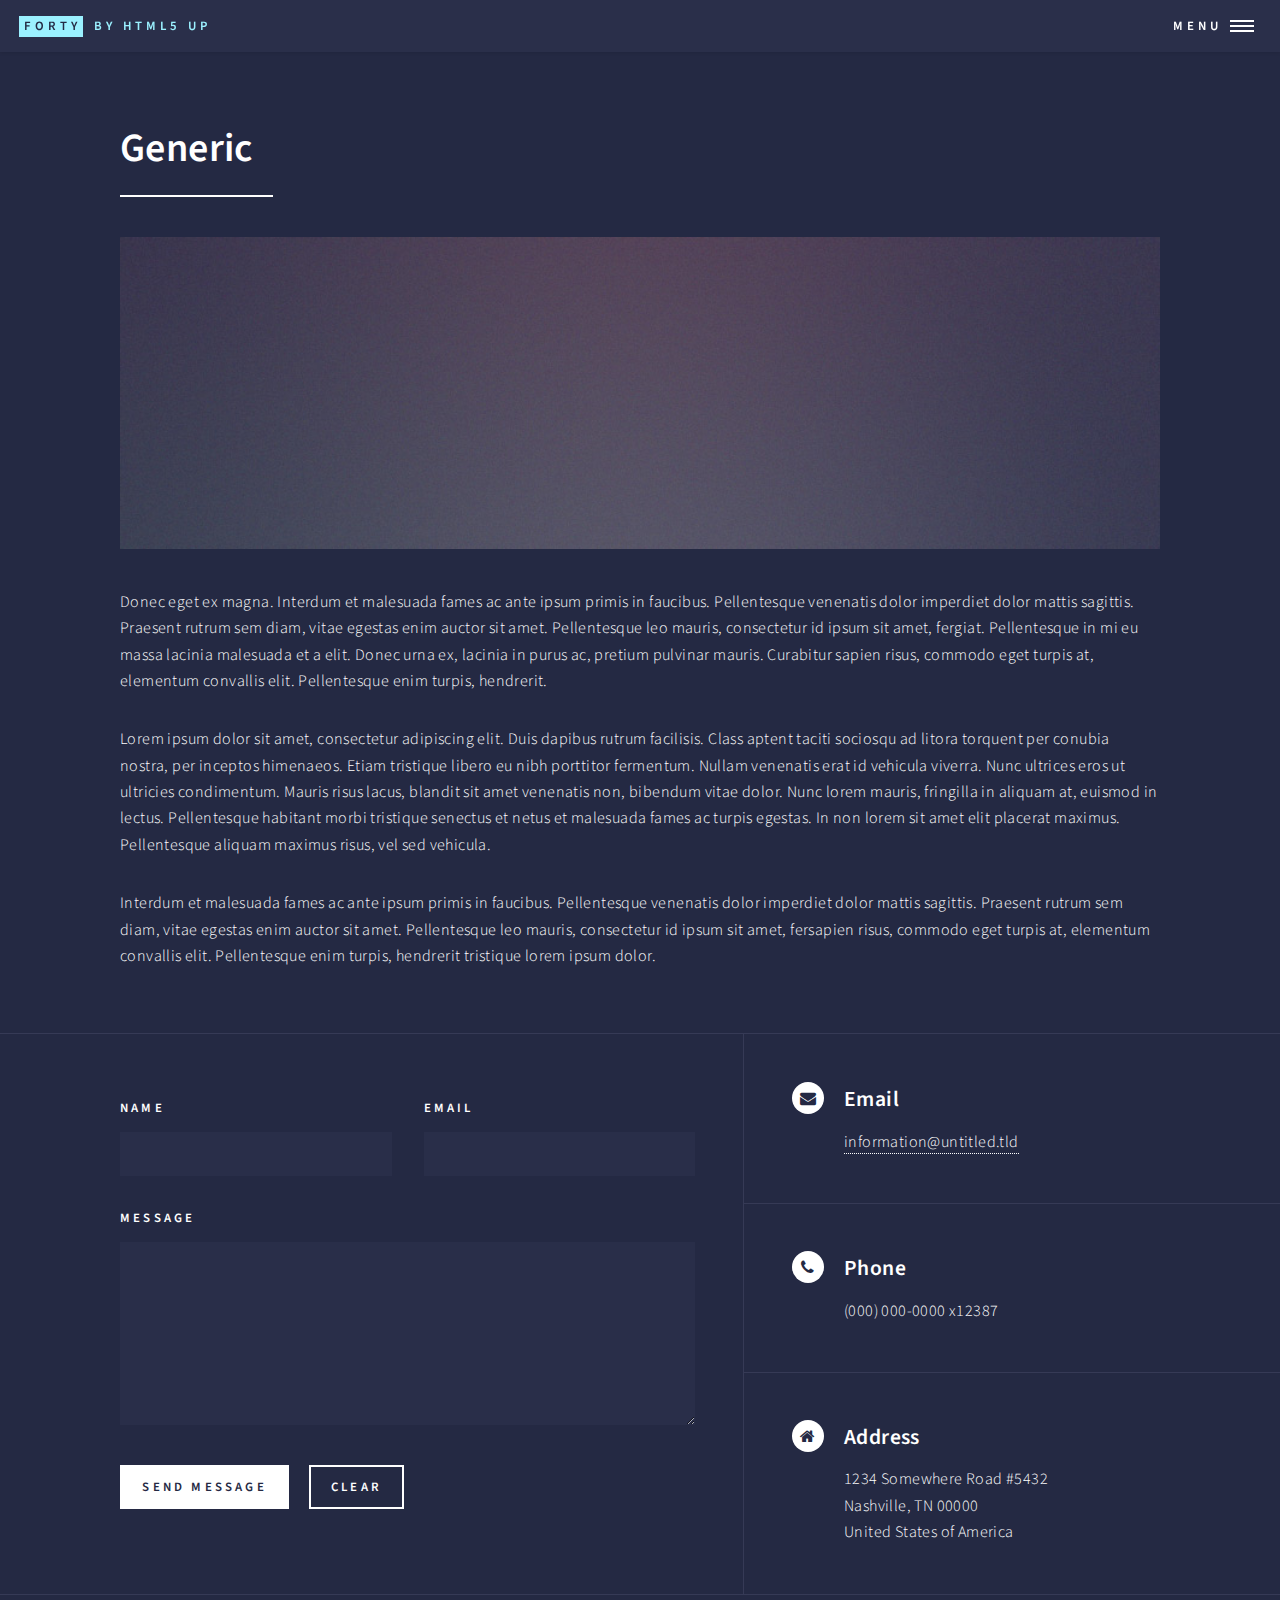
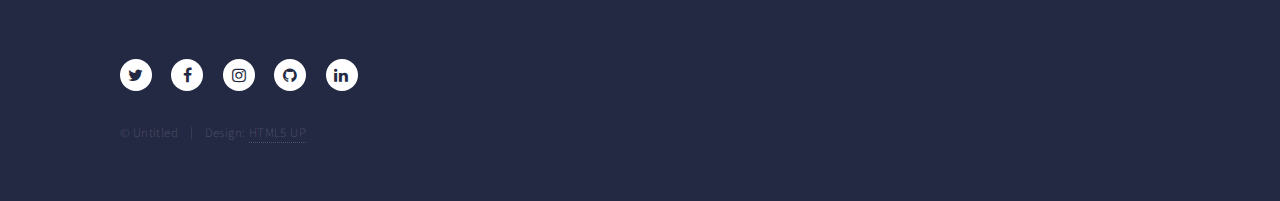
<file: html5up-forty/generic.html>
<!DOCTYPE HTML>
<!--
	Forty by HTML5 UP
	html5up.net | @ajlkn
	Free for personal and commercial use under the CCA 3.0 license (html5up.net/license)
-->
<html>
	<head>
		<title>Generic - Forty by HTML5 UP</title>
		<meta charset="utf-8" />
		<meta name="viewport" content="width=device-width, initial-scale=1, user-scalable=no" />
		<!--[if lte IE 8]><script src="assets/js/ie/html5shiv.js"></script><![endif]-->
		<link rel="stylesheet" href="assets/css/main.css" />
		<!--[if lte IE 9]><link rel="stylesheet" href="assets/css/ie9.css" /><![endif]-->
		<!--[if lte IE 8]><link rel="stylesheet" href="assets/css/ie8.css" /><![endif]-->
	</head>
	<body>

		<!-- Wrapper -->
			<div id="wrapper">

				<!-- Header -->
					<header id="header">
						<a href="index.html" class="logo"><strong>Forty</strong> <span>by HTML5 UP</span></a>
						<nav>
							<a href="#menu">Menu</a>
						</nav>
					</header>

				<!-- Menu -->
					<nav id="menu">
						<ul class="links">
							<li><a href="index.html">Home</a></li>
							<li><a href="landing.html">Landing</a></li>
							<li><a href="generic.html">Generic</a></li>
							<li><a href="elements.html">Elements</a></li>
						</ul>
						<ul class="actions vertical">
							<li><a href="#" class="button special fit">Get Started</a></li>
							<li><a href="#" class="button fit">Log In</a></li>
						</ul>
					</nav>

				<!-- Main -->
					<div id="main" class="alt">

						<!-- One -->
							<section id="one">
								<div class="inner">
									<header class="major">
										<h1>Generic</h1>
									</header>
									<span class="image main"><img src="images/pic11.jpg" alt="" /></span>
									<p>Donec eget ex magna. Interdum et malesuada fames ac ante ipsum primis in faucibus. Pellentesque venenatis dolor imperdiet dolor mattis sagittis. Praesent rutrum sem diam, vitae egestas enim auctor sit amet. Pellentesque leo mauris, consectetur id ipsum sit amet, fergiat. Pellentesque in mi eu massa lacinia malesuada et a elit. Donec urna ex, lacinia in purus ac, pretium pulvinar mauris. Curabitur sapien risus, commodo eget turpis at, elementum convallis elit. Pellentesque enim turpis, hendrerit.</p>
									<p>Lorem ipsum dolor sit amet, consectetur adipiscing elit. Duis dapibus rutrum facilisis. Class aptent taciti sociosqu ad litora torquent per conubia nostra, per inceptos himenaeos. Etiam tristique libero eu nibh porttitor fermentum. Nullam venenatis erat id vehicula viverra. Nunc ultrices eros ut ultricies condimentum. Mauris risus lacus, blandit sit amet venenatis non, bibendum vitae dolor. Nunc lorem mauris, fringilla in aliquam at, euismod in lectus. Pellentesque habitant morbi tristique senectus et netus et malesuada fames ac turpis egestas. In non lorem sit amet elit placerat maximus. Pellentesque aliquam maximus risus, vel sed vehicula.</p>
									<p>Interdum et malesuada fames ac ante ipsum primis in faucibus. Pellentesque venenatis dolor imperdiet dolor mattis sagittis. Praesent rutrum sem diam, vitae egestas enim auctor sit amet. Pellentesque leo mauris, consectetur id ipsum sit amet, fersapien risus, commodo eget turpis at, elementum convallis elit. Pellentesque enim turpis, hendrerit tristique lorem ipsum dolor.</p>
								</div>
							</section>

					</div>

				<!-- Contact -->
					<section id="contact">
						<div class="inner">
							<section>
								<form method="post" action="#">
									<div class="field half first">
										<label for="name">Name</label>
										<input type="text" name="name" id="name" />
									</div>
									<div class="field half">
										<label for="email">Email</label>
										<input type="text" name="email" id="email" />
									</div>
									<div class="field">
										<label for="message">Message</label>
										<textarea name="message" id="message" rows="6"></textarea>
									</div>
									<ul class="actions">
										<li><input type="submit" value="Send Message" class="special" /></li>
										<li><input type="reset" value="Clear" /></li>
									</ul>
								</form>
							</section>
							<section class="split">
								<section>
									<div class="contact-method">
										<span class="icon alt fa-envelope"></span>
										<h3>Email</h3>
										<a href="#">information@untitled.tld</a>
									</div>
								</section>
								<section>
									<div class="contact-method">
										<span class="icon alt fa-phone"></span>
										<h3>Phone</h3>
										<span>(000) 000-0000 x12387</span>
									</div>
								</section>
								<section>
									<div class="contact-method">
										<span class="icon alt fa-home"></span>
										<h3>Address</h3>
										<span>1234 Somewhere Road #5432<br />
										Nashville, TN 00000<br />
										United States of America</span>
									</div>
								</section>
							</section>
						</div>
					</section>

				<!-- Footer -->
					<footer id="footer">
						<div class="inner">
							<ul class="icons">
								<li><a href="#" class="icon alt fa-twitter"><span class="label">Twitter</span></a></li>
								<li><a href="#" class="icon alt fa-facebook"><span class="label">Facebook</span></a></li>
								<li><a href="#" class="icon alt fa-instagram"><span class="label">Instagram</span></a></li>
								<li><a href="#" class="icon alt fa-github"><span class="label">GitHub</span></a></li>
								<li><a href="#" class="icon alt fa-linkedin"><span class="label">LinkedIn</span></a></li>
							</ul>
							<ul class="copyright">
								<li>&copy; Untitled</li><li>Design: <a href="https://html5up.net">HTML5 UP</a></li>
							</ul>
						</div>
					</footer>

			</div>

		<!-- Scripts -->
			<script src="assets/js/jquery.min.js"></script>
			<script src="assets/js/jquery.scrolly.min.js"></script>
			<script src="assets/js/jquery.scrollex.min.js"></script>
			<script src="assets/js/skel.min.js"></script>
			<script src="assets/js/util.js"></script>
			<!--[if lte IE 8]><script src="assets/js/ie/respond.min.js"></script><![endif]-->
			<script src="assets/js/main.js"></script>

	</body>
</html>
</file>
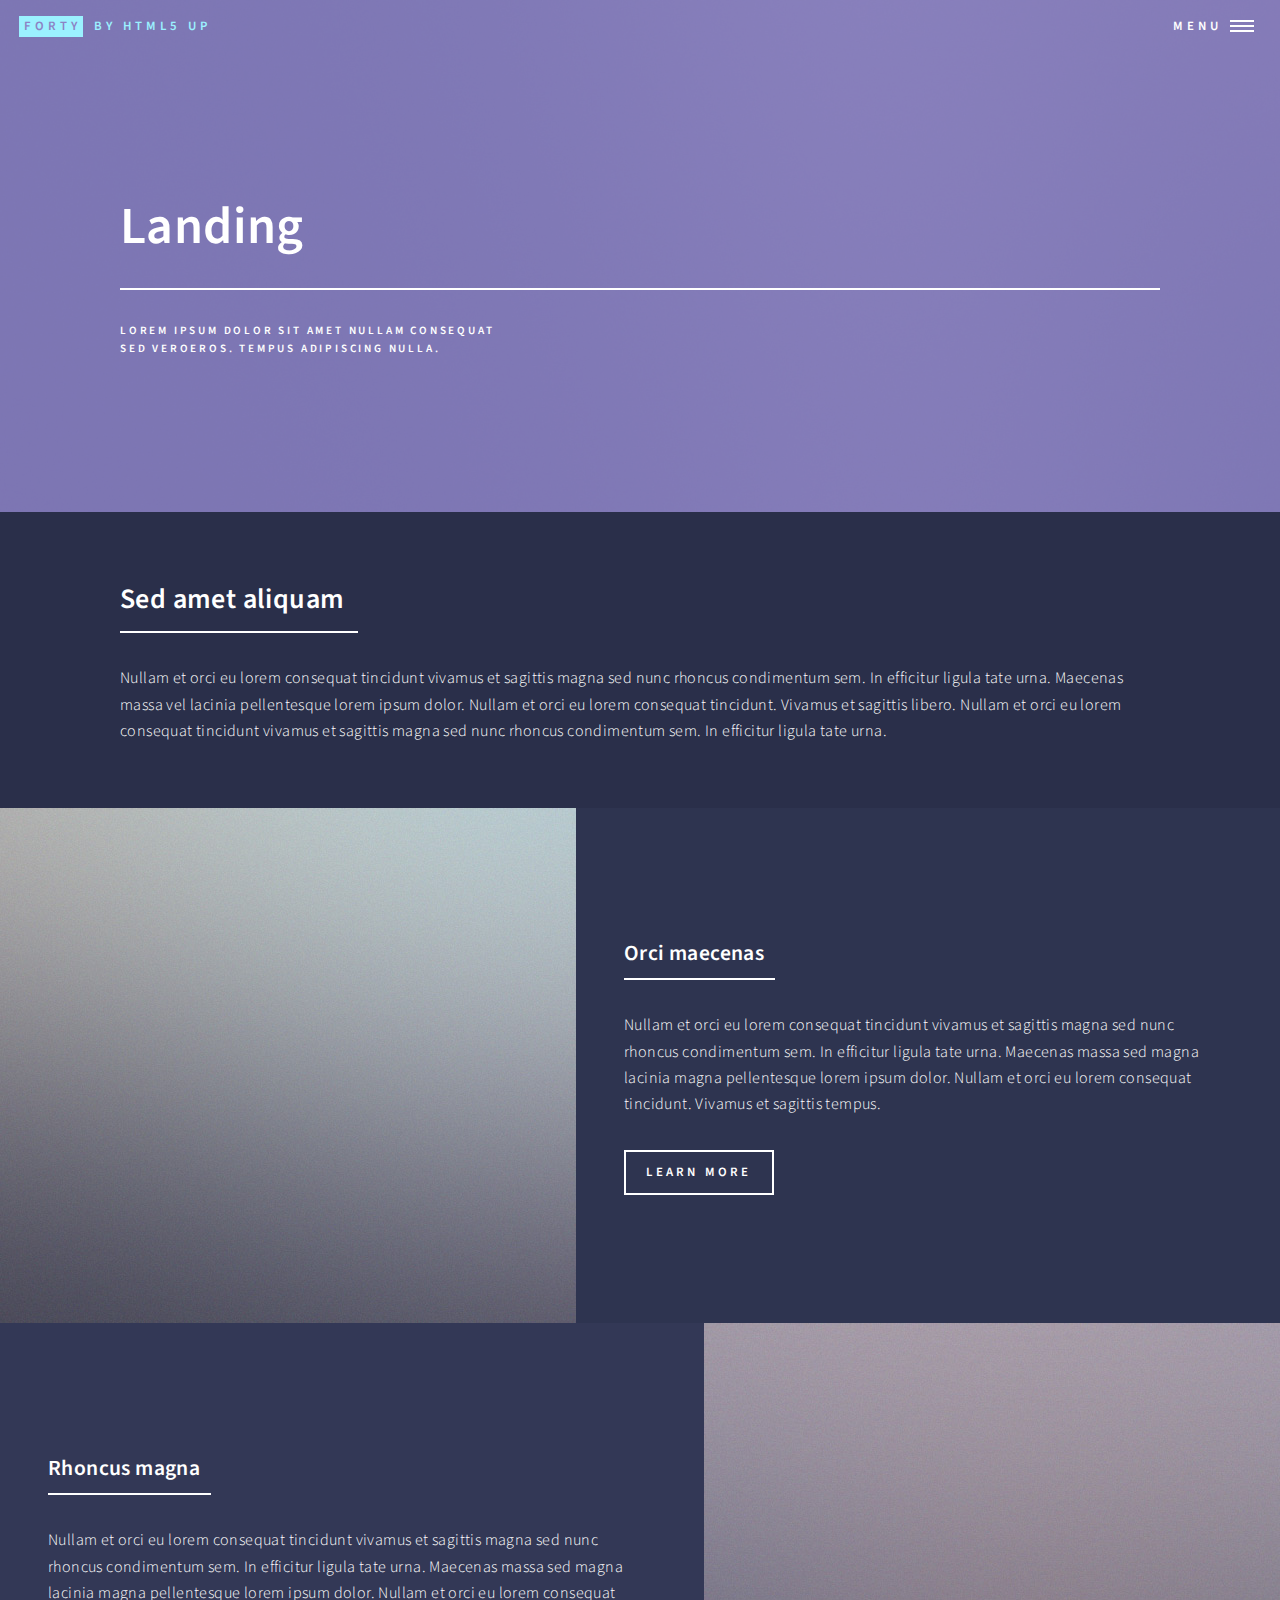
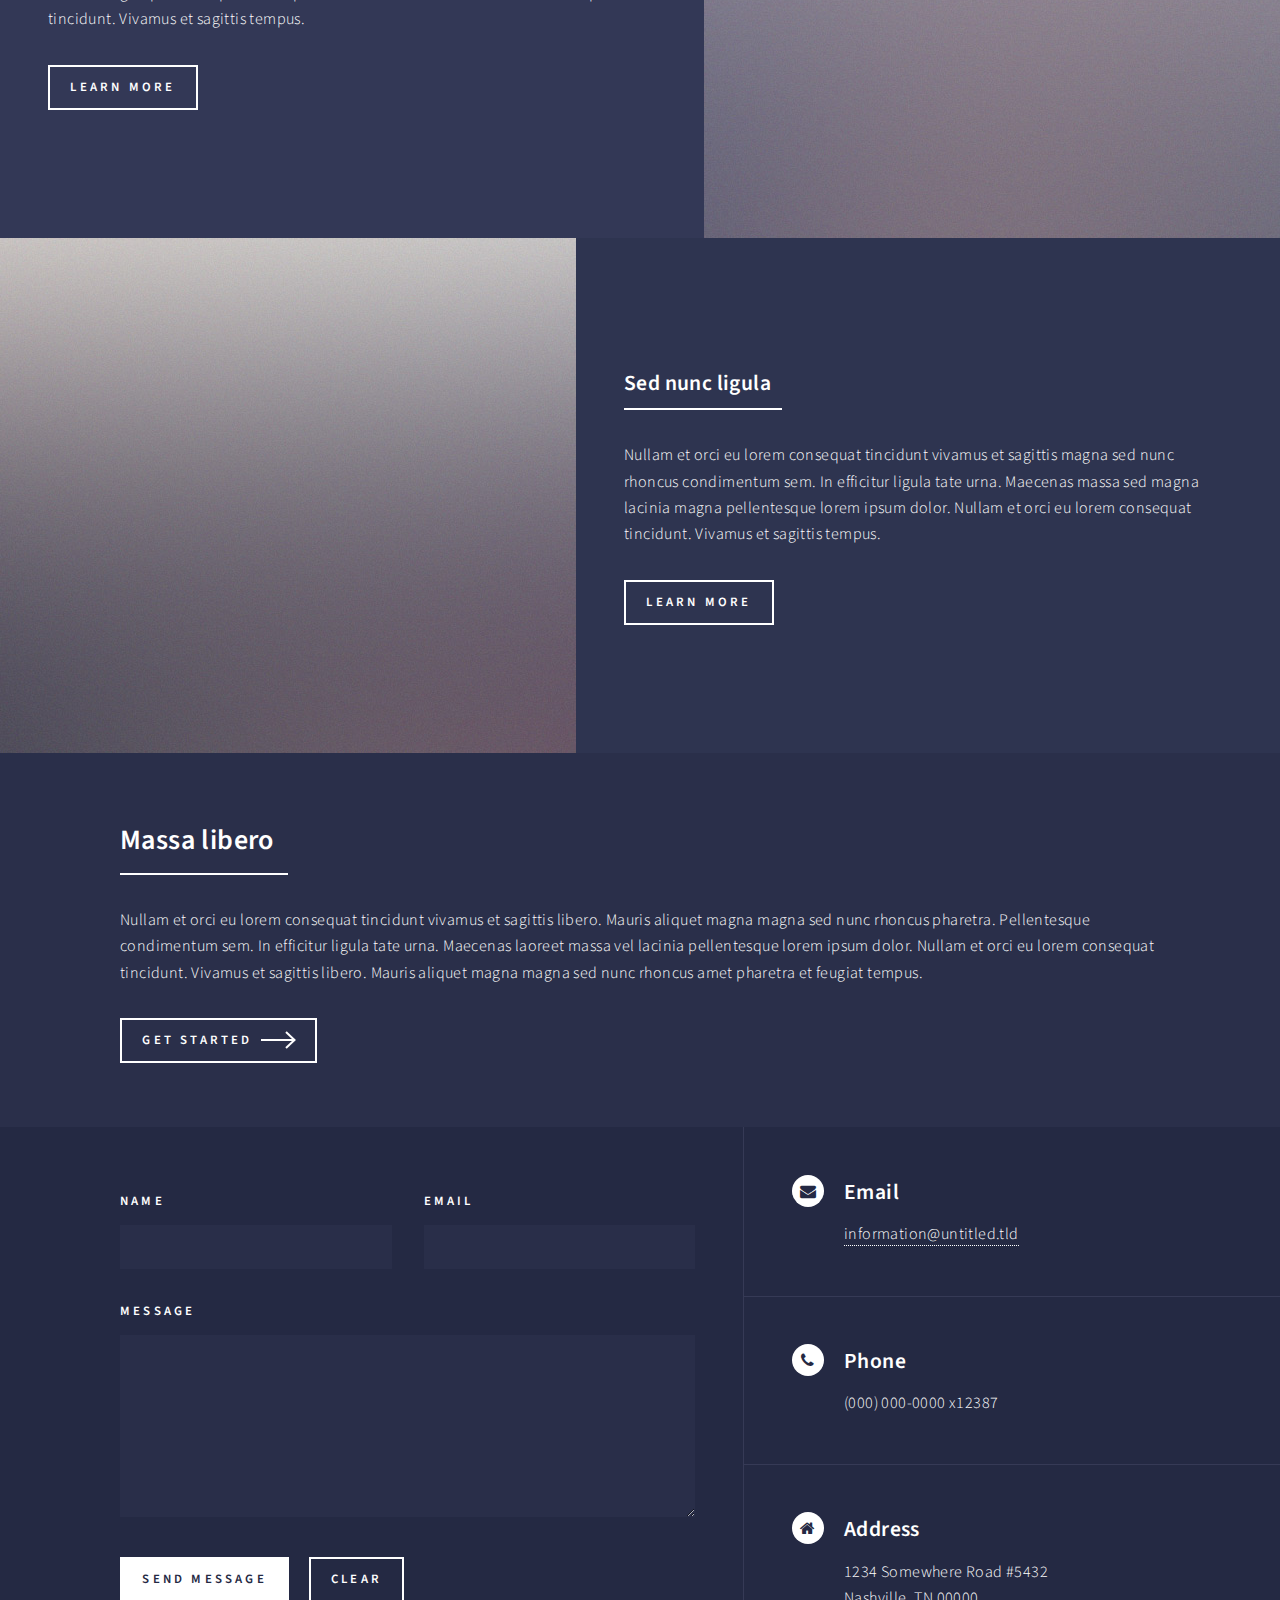
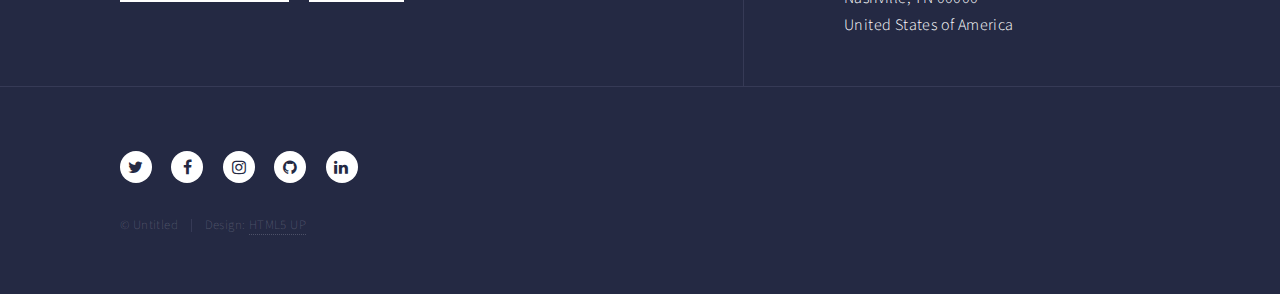
<file: html5up-forty/landing.html>
<!DOCTYPE HTML>
<!--
	Forty by HTML5 UP
	html5up.net | @ajlkn
	Free for personal and commercial use under the CCA 3.0 license (html5up.net/license)
-->
<html>
	<head>
		<title>Landing - Forty by HTML5 UP</title>
		<meta charset="utf-8" />
		<meta name="viewport" content="width=device-width, initial-scale=1, user-scalable=no" />
		<!--[if lte IE 8]><script src="assets/js/ie/html5shiv.js"></script><![endif]-->
		<link rel="stylesheet" href="assets/css/main.css" />
		<!--[if lte IE 9]><link rel="stylesheet" href="assets/css/ie9.css" /><![endif]-->
		<!--[if lte IE 8]><link rel="stylesheet" href="assets/css/ie8.css" /><![endif]-->
	</head>
	<body>

		<!-- Wrapper -->
			<div id="wrapper">

				<!-- Header -->
				<!-- Note: The "styleN" class below should match that of the banner element. -->
					<header id="header" class="alt style2">
						<a href="index.html" class="logo"><strong>Forty</strong> <span>by HTML5 UP</span></a>
						<nav>
							<a href="#menu">Menu</a>
						</nav>
					</header>

				<!-- Menu -->
					<nav id="menu">
						<ul class="links">
							<li><a href="index.html">Home</a></li>
							<li><a href="landing.html">Landing</a></li>
							<li><a href="generic.html">Generic</a></li>
							<li><a href="elements.html">Elements</a></li>
						</ul>
						<ul class="actions vertical">
							<li><a href="#" class="button special fit">Get Started</a></li>
							<li><a href="#" class="button fit">Log In</a></li>
						</ul>
					</nav>

				<!-- Banner -->
				<!-- Note: The "styleN" class below should match that of the header element. -->
					<section id="banner" class="style2">
						<div class="inner">
							<span class="image">
								<img src="images/pic07.jpg" alt="" />
							</span>
							<header class="major">
								<h1>Landing</h1>
							</header>
							<div class="content">
								<p>Lorem ipsum dolor sit amet nullam consequat<br />
								sed veroeros. tempus adipiscing nulla.</p>
							</div>
						</div>
					</section>

				<!-- Main -->
					<div id="main">

						<!-- One -->
							<section id="one">
								<div class="inner">
									<header class="major">
										<h2>Sed amet aliquam</h2>
									</header>
									<p>Nullam et orci eu lorem consequat tincidunt vivamus et sagittis magna sed nunc rhoncus condimentum sem. In efficitur ligula tate urna. Maecenas massa vel lacinia pellentesque lorem ipsum dolor. Nullam et orci eu lorem consequat tincidunt. Vivamus et sagittis libero. Nullam et orci eu lorem consequat tincidunt vivamus et sagittis magna sed nunc rhoncus condimentum sem. In efficitur ligula tate urna.</p>
								</div>
							</section>

						<!-- Two -->
							<section id="two" class="spotlights">
								<section>
									<a href="generic.html" class="image">
										<img src="images/pic08.jpg" alt="" data-position="center center" />
									</a>
									<div class="content">
										<div class="inner">
											<header class="major">
												<h3>Orci maecenas</h3>
											</header>
											<p>Nullam et orci eu lorem consequat tincidunt vivamus et sagittis magna sed nunc rhoncus condimentum sem. In efficitur ligula tate urna. Maecenas massa sed magna lacinia magna pellentesque lorem ipsum dolor. Nullam et orci eu lorem consequat tincidunt. Vivamus et sagittis tempus.</p>
											<ul class="actions">
												<li><a href="generic.html" class="button">Learn more</a></li>
											</ul>
										</div>
									</div>
								</section>
								<section>
									<a href="generic.html" class="image">
										<img src="images/pic09.jpg" alt="" data-position="top center" />
									</a>
									<div class="content">
										<div class="inner">
											<header class="major">
												<h3>Rhoncus magna</h3>
											</header>
											<p>Nullam et orci eu lorem consequat tincidunt vivamus et sagittis magna sed nunc rhoncus condimentum sem. In efficitur ligula tate urna. Maecenas massa sed magna lacinia magna pellentesque lorem ipsum dolor. Nullam et orci eu lorem consequat tincidunt. Vivamus et sagittis tempus.</p>
											<ul class="actions">
												<li><a href="generic.html" class="button">Learn more</a></li>
											</ul>
										</div>
									</div>
								</section>
								<section>
									<a href="generic.html" class="image">
										<img src="images/pic10.jpg" alt="" data-position="25% 25%" />
									</a>
									<div class="content">
										<div class="inner">
											<header class="major">
												<h3>Sed nunc ligula</h3>
											</header>
											<p>Nullam et orci eu lorem consequat tincidunt vivamus et sagittis magna sed nunc rhoncus condimentum sem. In efficitur ligula tate urna. Maecenas massa sed magna lacinia magna pellentesque lorem ipsum dolor. Nullam et orci eu lorem consequat tincidunt. Vivamus et sagittis tempus.</p>
											<ul class="actions">
												<li><a href="generic.html" class="button">Learn more</a></li>
											</ul>
										</div>
									</div>
								</section>
							</section>

						<!-- Three -->
							<section id="three">
								<div class="inner">
									<header class="major">
										<h2>Massa libero</h2>
									</header>
									<p>Nullam et orci eu lorem consequat tincidunt vivamus et sagittis libero. Mauris aliquet magna magna sed nunc rhoncus pharetra. Pellentesque condimentum sem. In efficitur ligula tate urna. Maecenas laoreet massa vel lacinia pellentesque lorem ipsum dolor. Nullam et orci eu lorem consequat tincidunt. Vivamus et sagittis libero. Mauris aliquet magna magna sed nunc rhoncus amet pharetra et feugiat tempus.</p>
									<ul class="actions">
										<li><a href="generic.html" class="button next">Get Started</a></li>
									</ul>
								</div>
							</section>

					</div>

				<!-- Contact -->
					<section id="contact">
						<div class="inner">
							<section>
								<form method="post" action="#">
									<div class="field half first">
										<label for="name">Name</label>
										<input type="text" name="name" id="name" />
									</div>
									<div class="field half">
										<label for="email">Email</label>
										<input type="text" name="email" id="email" />
									</div>
									<div class="field">
										<label for="message">Message</label>
										<textarea name="message" id="message" rows="6"></textarea>
									</div>
									<ul class="actions">
										<li><input type="submit" value="Send Message" class="special" /></li>
										<li><input type="reset" value="Clear" /></li>
									</ul>
								</form>
							</section>
							<section class="split">
								<section>
									<div class="contact-method">
										<span class="icon alt fa-envelope"></span>
										<h3>Email</h3>
										<a href="#">information@untitled.tld</a>
									</div>
								</section>
								<section>
									<div class="contact-method">
										<span class="icon alt fa-phone"></span>
										<h3>Phone</h3>
										<span>(000) 000-0000 x12387</span>
									</div>
								</section>
								<section>
									<div class="contact-method">
										<span class="icon alt fa-home"></span>
										<h3>Address</h3>
										<span>1234 Somewhere Road #5432<br />
										Nashville, TN 00000<br />
										United States of America</span>
									</div>
								</section>
							</section>
						</div>
					</section>

				<!-- Footer -->
					<footer id="footer">
						<div class="inner">
							<ul class="icons">
								<li><a href="#" class="icon alt fa-twitter"><span class="label">Twitter</span></a></li>
								<li><a href="#" class="icon alt fa-facebook"><span class="label">Facebook</span></a></li>
								<li><a href="#" class="icon alt fa-instagram"><span class="label">Instagram</span></a></li>
								<li><a href="#" class="icon alt fa-github"><span class="label">GitHub</span></a></li>
								<li><a href="#" class="icon alt fa-linkedin"><span class="label">LinkedIn</span></a></li>
							</ul>
							<ul class="copyright">
								<li>&copy; Untitled</li><li>Design: <a href="https://html5up.net">HTML5 UP</a></li>
							</ul>
						</div>
					</footer>

			</div>

		<!-- Scripts -->
			<script src="assets/js/jquery.min.js"></script>
			<script src="assets/js/jquery.scrolly.min.js"></script>
			<script src="assets/js/jquery.scrollex.min.js"></script>
			<script src="assets/js/skel.min.js"></script>
			<script src="assets/js/util.js"></script>
			<!--[if lte IE 8]><script src="assets/js/ie/respond.min.js"></script><![endif]-->
			<script src="assets/js/main.js"></script>

	</body>
</html>
</file>
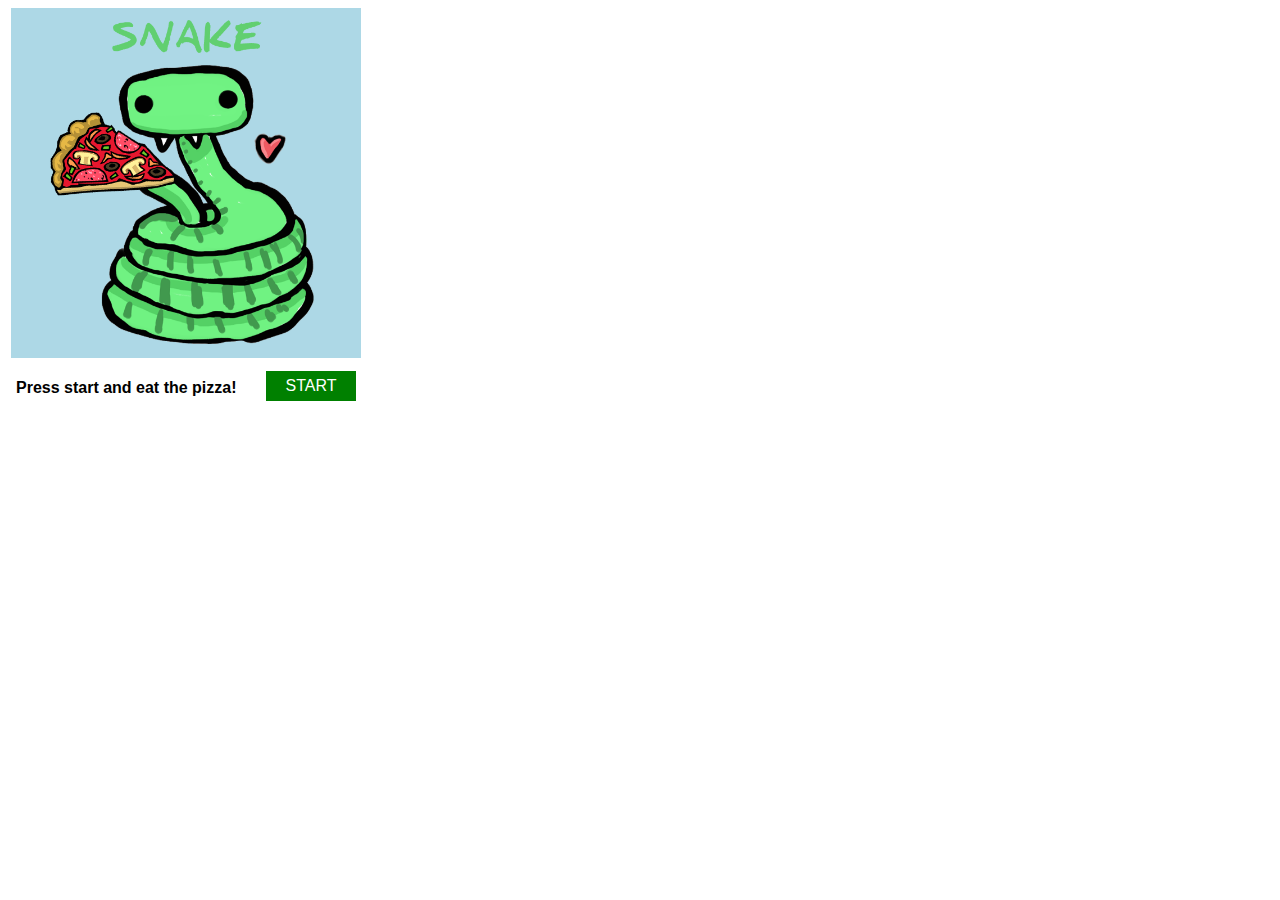
<file: Snake-game-master/snakegame.html>
<html>
 <head>
  <meta charset='utf-8'/>
  	<link rel="stylesheet" href="css/style.css">

 </head>
 <body>
  <div class= 'game'>
  <div id = 'home'>
    <canvas id='mycanvas' width='350' height='350'>
    </canvas>
    </div>
    <p>Press start and eat the pizza!</p>
    <button id='btn'>START</button>
  </div>

  <script src="js/setting.js"></script>
  <script src="js/draw.js"></script>
  <script src="js/app.js"></script>
 </body>

</html>
</file>
<file: stylesheets/stylesheet.css>
* {
  box-sizing: border-box; }

body {
  padding: 0;
  margin: 0;
  font-family: "Open Sans", "Helvetica Neue", Helvetica, Arial, sans-serif;
  font-size: 16px;
  line-height: 1.5;
  color: #606c71; }

a {
  color: #1e6bb8;
  text-decoration: none; }
  a:hover {
    text-decoration: underline; }

.btn {
  display: inline-block;
  margin-bottom: 1rem;
  color: rgba(255, 255, 255, 0.7);
  background-color: rgba(255, 255, 255, 0.08);
  border-color: rgba(255, 255, 255, 0.2);
  border-style: solid;
  border-width: 1px;
  border-radius: 0.3rem;
  transition: color 0.2s, background-color 0.2s, border-color 0.2s; }
  .btn + .btn {
    margin-left: 1rem; }

.btn:hover {
  color: rgba(255, 255, 255, 0.8);
  text-decoration: none;
  background-color: rgba(255, 255, 255, 0.2);
  border-color: rgba(255, 255, 255, 0.3); }

@media screen and (min-width: 64em) {
  .btn {
    padding: 0.75rem 1rem; } }

@media screen and (min-width: 42em) and (max-width: 64em) {
  .btn {
    padding: 0.6rem 0.9rem;
    font-size: 0.9rem; } }

@media screen and (max-width: 42em) {
  .btn {
    display: block;
    width: 100%;
    padding: 0.75rem;
    font-size: 0.9rem; }
    .btn + .btn {
      margin-top: 1rem;
      margin-left: 0; } }

.page-header {
  color: #fff;
  text-align: center;
  background-color: #159957;
  background-image: linear-gradient(120deg, #155799, #159957); }

@media screen and (min-width: 64em) {
  .page-header {
    padding: 5rem 6rem; } }

@media screen and (min-width: 42em) and (max-width: 64em) {
  .page-header {
    padding: 3rem 4rem; } }

@media screen and (max-width: 42em) {
  .page-header {
    padding: 2rem 1rem; } }

.project-name {
  margin-top: 0;
  margin-bottom: 0.1rem; }

@media screen and (min-width: 64em) {
  .project-name {
    font-size: 3.25rem; } }

@media screen and (min-width: 42em) and (max-width: 64em) {
  .project-name {
    font-size: 2.25rem; } }

@media screen and (max-width: 42em) {
  .project-name {
    font-size: 1.75rem; } }

.project-tagline {
  margin-bottom: 2rem;
  font-weight: normal;
  opacity: 0.7; }

@media screen and (min-width: 64em) {
  .project-tagline {
    font-size: 1.25rem; } }

@media screen and (min-width: 42em) and (max-width: 64em) {
  .project-tagline {
    font-size: 1.15rem; } }

@media screen and (max-width: 42em) {
  .project-tagline {
    font-size: 1rem; } }

.main-content :first-child {
  margin-top: 0; }
.main-content img {
  max-width: 100%; }
.main-content h1, .main-content h2, .main-content h3, .main-content h4, .main-content h5, .main-content h6 {
  margin-top: 2rem;
  margin-bottom: 1rem;
  font-weight: normal;
  color: #159957; }
.main-content p {
  margin-bottom: 1em; }
.main-content code {
  padding: 2px 4px;
  font-family: Consolas, "Liberation Mono", Menlo, Courier, monospace;
  font-size: 0.9rem;
  color: #383e41;
  background-color: #f3f6fa;
  border-radius: 0.3rem; }
.main-content pre {
  padding: 0.8rem;
  margin-top: 0;
  margin-bottom: 1rem;
  font: 1rem Consolas, "Liberation Mono", Menlo, Courier, monospace;
  color: #567482;
  word-wrap: normal;
  background-color: #f3f6fa;
  border: solid 1px #dce6f0;
  border-radius: 0.3rem; }
  .main-content pre > code {
    padding: 0;
    margin: 0;
    font-size: 0.9rem;
    color: #567482;
    word-break: normal;
    white-space: pre;
    background: transparent;
    border: 0; }
.main-content .highlight {
  margin-bottom: 1rem; }
  .main-content .highlight pre {
    margin-bottom: 0;
    word-break: normal; }
.main-content .highlight pre, .main-content pre {
  padding: 0.8rem;
  overflow: auto;
  font-size: 0.9rem;
  line-height: 1.45;
  border-radius: 0.3rem; }
.main-content pre code, .main-content pre tt {
  display: inline;
  max-width: initial;
  padding: 0;
  margin: 0;
  overflow: initial;
  line-height: inherit;
  word-wrap: normal;
  background-color: transparent;
  border: 0; }
  .main-content pre code:before, .main-content pre code:after, .main-content pre tt:before, .main-content pre tt:after {
    content: normal; }
.main-content ul, .main-content ol {
  margin-top: 0; }
.main-content blockquote {
  padding: 0 1rem;
  margin-left: 0;
  color: #819198;
  border-left: 0.3rem solid #dce6f0; }
  .main-content blockquote > :first-child {
    margin-top: 0; }
  .main-content blockquote > :last-child {
    margin-bottom: 0; }
.main-content table {
  display: block;
  width: 100%;
  overflow: auto;
  word-break: normal;
  word-break: keep-all; }
  .main-content table th {
    font-weight: bold; }
  .main-content table th, .main-content table td {
    padding: 0.5rem 1rem;
    border: 1px solid #e9ebec; }
.main-content dl {
  padding: 0; }
  .main-content dl dt {
    padding: 0;
    margin-top: 1rem;
    font-size: 1rem;
    font-weight: bold; }
  .main-content dl dd {
    padding: 0;
    margin-bottom: 1rem; }
.main-content hr {
  height: 2px;
  padding: 0;
  margin: 1rem 0;
  background-color: #eff0f1;
  border: 0; }

@media screen and (min-width: 64em) {
  .main-content {
    max-width: 64rem;
    padding: 2rem 6rem;
    margin: 0 auto;
    font-size: 1.1rem; } }

@media screen and (min-width: 42em) and (max-width: 64em) {
  .main-content {
    padding: 2rem 4rem;
    font-size: 1.1rem; } }

@media screen and (max-width: 42em) {
  .main-content {
    padding: 2rem 1rem;
    font-size: 1rem; } }

.site-footer {
  padding-top: 2rem;
  margin-top: 2rem;
  border-top: solid 1px #eff0f1; }

.site-footer-owner {
  display: block;
  font-weight: bold; }

.site-footer-credits {
  color: #819198; }

@media screen and (min-width: 64em) {
  .site-footer {
    font-size: 1rem; } }

@media screen and (min-width: 42em) and (max-width: 64em) {
  .site-footer {
    font-size: 1rem; } }

@media screen and (max-width: 42em) {
  .site-footer {
    font-size: 0.9rem; } }
</file>
<file: stylesheets/github-light.css>
/*
The MIT License (MIT)

Copyright (c) 2016 GitHub, Inc.

Permission is hereby granted, free of charge, to any person obtaining a copy
of this software and associated documentation files (the "Software"), to deal
in the Software without restriction, including without limitation the rights
to use, copy, modify, merge, publish, distribute, sublicense, and/or sell
copies of the Software, and to permit persons to whom the Software is
furnished to do so, subject to the following conditions:

The above copyright notice and this permission notice shall be included in all
copies or substantial portions of the Software.

THE SOFTWARE IS PROVIDED "AS IS", WITHOUT WARRANTY OF ANY KIND, EXPRESS OR
IMPLIED, INCLUDING BUT NOT LIMITED TO THE WARRANTIES OF MERCHANTABILITY,
FITNESS FOR A PARTICULAR PURPOSE AND NONINFRINGEMENT. IN NO EVENT SHALL THE
AUTHORS OR COPYRIGHT HOLDERS BE LIABLE FOR ANY CLAIM, DAMAGES OR OTHER
LIABILITY, WHETHER IN AN ACTION OF CONTRACT, TORT OR OTHERWISE, ARISING FROM,
OUT OF OR IN CONNECTION WITH THE SOFTWARE OR THE USE OR OTHER DEALINGS IN THE
SOFTWARE.

*/

.pl-c /* comment */ {
  color: #969896;
}

.pl-c1 /* constant, variable.other.constant, support, meta.property-name, support.constant, support.variable, meta.module-reference, markup.raw, meta.diff.header */,
.pl-s .pl-v /* string variable */ {
  color: #0086b3;
}

.pl-e /* entity */,
.pl-en /* entity.name */ {
  color: #795da3;
}

.pl-smi /* variable.parameter.function, storage.modifier.package, storage.modifier.import, storage.type.java, variable.other */,
.pl-s .pl-s1 /* string source */ {
  color: #333;
}

.pl-ent /* entity.name.tag */ {
  color: #63a35c;
}

.pl-k /* keyword, storage, storage.type */ {
  color: #a71d5d;
}

.pl-s /* string */,
.pl-pds /* punctuation.definition.string, string.regexp.character-class */,
.pl-s .pl-pse .pl-s1 /* string punctuation.section.embedded source */,
.pl-sr /* string.regexp */,
.pl-sr .pl-cce /* string.regexp constant.character.escape */,
.pl-sr .pl-sre /* string.regexp source.ruby.embedded */,
.pl-sr .pl-sra /* string.regexp string.regexp.arbitrary-repitition */ {
  color: #183691;
}

.pl-v /* variable */ {
  color: #ed6a43;
}

.pl-id /* invalid.deprecated */ {
  color: #b52a1d;
}

.pl-ii /* invalid.illegal */ {
  color: #f8f8f8;
  background-color: #b52a1d;
}

.pl-sr .pl-cce /* string.regexp constant.character.escape */ {
  font-weight: bold;
  color: #63a35c;
}

.pl-ml /* markup.list */ {
  color: #693a17;
}

.pl-mh /* markup.heading */,
.pl-mh .pl-en /* markup.heading entity.name */,
.pl-ms /* meta.separator */ {
  font-weight: bold;
  color: #1d3e81;
}

.pl-mq /* markup.quote */ {
  color: #008080;
}

.pl-mi /* markup.italic */ {
  font-style: italic;
  color: #333;
}

.pl-mb /* markup.bold */ {
  font-weight: bold;
  color: #333;
}

.pl-md /* markup.deleted, meta.diff.header.from-file */ {
  color: #bd2c00;
  background-color: #ffecec;
}

.pl-mi1 /* markup.inserted, meta.diff.header.to-file */ {
  color: #55a532;
  background-color: #eaffea;
}

.pl-mdr /* meta.diff.range */ {
  font-weight: bold;
  color: #795da3;
}

.pl-mo /* meta.output */ {
  color: #1d3e81;
}
</file>
<file: html5up-forty/assets/et-line-font-plugin/style.css>
@font-face {
	font-family: 'et-line';
	src:url('fonts/et-line.eot');
	src:url('fonts/et-line.eot?#iefix') format('embedded-opentype'),
		url('fonts/et-line.woff') format('woff'),
		url('fonts/et-line.ttf') format('truetype'),
		url('fonts/et-line.svg#et-line') format('svg');
	font-weight: normal;
	font-style: normal;
}

/* Use the following CSS code if you want to use data attributes for inserting your icons */
.etl-icon, [data-icon]:before {
	font-family: 'et-line';
	content: attr(data-icon);
	speak: none;
	font-weight: normal;
	font-variant: normal;
	text-transform: none;
	line-height: 1;
	-webkit-font-smoothing: antialiased;
	-moz-osx-font-smoothing: grayscale;
	display:inline-block;
}

/* Use the following CSS code if you want to have a class per icon */
/*
Instead of a list of all class selectors,
you can use the generic selector below, but it's slower:
[class*="icon-"] {
*/
.icon-mobile, .icon-laptop, .icon-desktop, .icon-tablet, .icon-phone, .icon-document, .icon-documents, .icon-search, .icon-clipboard, .icon-newspaper, .icon-notebook, .icon-book-open, .icon-browser, .icon-calendar, .icon-presentation, .icon-picture, .icon-pictures, .icon-video, .icon-camera, .icon-printer, .icon-toolbox, .icon-briefcase, .icon-wallet, .icon-gift, .icon-bargraph, .icon-grid, .icon-expand, .icon-focus, .icon-edit, .icon-adjustments, .icon-ribbon, .icon-hourglass, .icon-lock, .icon-megaphone, .icon-shield, .icon-trophy, .icon-flag, .icon-map, .icon-puzzle, .icon-basket, .icon-envelope, .icon-streetsign, .icon-telescope, .icon-gears, .icon-key, .icon-paperclip, .icon-attachment, .icon-pricetags, .icon-lightbulb, .icon-layers, .icon-pencil, .icon-tools, .icon-tools-2, .icon-scissors, .icon-paintbrush, .icon-magnifying-glass, .icon-circle-compass, .icon-linegraph, .icon-mic, .icon-strategy, .icon-beaker, .icon-caution, .icon-recycle, .icon-anchor, .icon-profile-male, .icon-profile-female, .icon-bike, .icon-wine, .icon-hotairballoon, .icon-globe, .icon-genius, .icon-map-pin, .icon-dial, .icon-chat, .icon-heart, .icon-cloud, .icon-upload, .icon-download, .icon-target, .icon-hazardous, .icon-piechart, .icon-speedometer, .icon-global, .icon-compass, .icon-lifesaver, .icon-clock, .icon-aperture, .icon-quote, .icon-scope, .icon-alarmclock, .icon-refresh, .icon-happy, .icon-sad, .icon-facebook, .icon-twitter, .icon-googleplus, .icon-rss, .icon-tumblr, .icon-linkedin, .icon-dribbble {
	font-family: 'et-line';
	speak: none;
	font-style: normal;
	font-weight: normal;
	font-variant: normal;
	text-transform: none;
	line-height: 1;
	-webkit-font-smoothing: antialiased;
	-moz-osx-font-smoothing: grayscale;
	display:inline-block;
}
.icon-mobile:before {
	content: "\e000";
}
.icon-laptop:before {
	content: "\e001";
}
.icon-desktop:before {
	content: "\e002";
}
.icon-tablet:before {
	content: "\e003";
}
.icon-phone:before {
	content: "\e004";
}
.icon-document:before {
	content: "\e005";
}
.icon-documents:before {
	content: "\e006";
}
.icon-search:before {
	content: "\e007";
}
.icon-clipboard:before {
	content: "\e008";
}
.icon-newspaper:before {
	content: "\e009";
}
.icon-notebook:before {
	content: "\e00a";
}
.icon-book-open:before {
	content: "\e00b";
}
.icon-browser:before {
	content: "\e00c";
}
.icon-calendar:before {
	content: "\e00d";
}
.icon-presentation:before {
	content: "\e00e";
}
.icon-picture:before {
	content: "\e00f";
}
.icon-pictures:before {
	content: "\e010";
}
.icon-video:before {
	content: "\e011";
}
.icon-camera:before {
	content: "\e012";
}
.icon-printer:before {
	content: "\e013";
}
.icon-toolbox:before {
	content: "\e014";
}
.icon-briefcase:before {
	content: "\e015";
}
.icon-wallet:before {
	content: "\e016";
}
.icon-gift:before {
	content: "\e017";
}
.icon-bargraph:before {
	content: "\e018";
}
.icon-grid:before {
	content: "\e019";
}
.icon-expand:before {
	content: "\e01a";
}
.icon-focus:before {
	content: "\e01b";
}
.icon-edit:before {
	content: "\e01c";
}
.icon-adjustments:before {
	content: "\e01d";
}
.icon-ribbon:before {
	content: "\e01e";
}
.icon-hourglass:before {
	content: "\e01f";
}
.icon-lock:before {
	content: "\e020";
}
.icon-megaphone:before {
	content: "\e021";
}
.icon-shield:before {
	content: "\e022";
}
.icon-trophy:before {
	content: "\e023";
}
.icon-flag:before {
	content: "\e024";
}
.icon-map:before {
	content: "\e025";
}
.icon-puzzle:before {
	content: "\e026";
}
.icon-basket:before {
	content: "\e027";
}
.icon-envelope:before {
	content: "\e028";
}
.icon-streetsign:before {
	content: "\e029";
}
.icon-telescope:before {
	content: "\e02a";
}
.icon-gears:before {
	content: "\e02b";
}
.icon-key:before {
	content: "\e02c";
}
.icon-paperclip:before {
	content: "\e02d";
}
.icon-attachment:before {
	content: "\e02e";
}
.icon-pricetags:before {
	content: "\e02f";
}
.icon-lightbulb:before {
	content: "\e030";
}
.icon-layers:before {
	content: "\e031";
}
.icon-pencil:before {
	content: "\e032";
}
.icon-tools:before {
	content: "\e033";
}
.icon-tools-2:before {
	content: "\e034";
}
.icon-scissors:before {
	content: "\e035";
}
.icon-paintbrush:before {
	content: "\e036";
}
.icon-magnifying-glass:before {
	content: "\e037";
}
.icon-circle-compass:before {
	content: "\e038";
}
.icon-linegraph:before {
	content: "\e039";
}
.icon-mic:before {
	content: "\e03a";
}
.icon-strategy:before {
	content: "\e03b";
}
.icon-beaker:before {
	content: "\e03c";
}
.icon-caution:before {
	content: "\e03d";
}
.icon-recycle:before {
	content: "\e03e";
}
.icon-anchor:before {
	content: "\e03f";
}
.icon-profile-male:before {
	content: "\e040";
}
.icon-profile-female:before {
	content: "\e041";
}
.icon-bike:before {
	content: "\e042";
}
.icon-wine:before {
	content: "\e043";
}
.icon-hotairballoon:before {
	content: "\e044";
}
.icon-globe:before {
	content: "\e045";
}
.icon-genius:before {
	content: "\e046";
}
.icon-map-pin:before {
	content: "\e047";
}
.icon-dial:before {
	content: "\e048";
}
.icon-chat:before {
	content: "\e049";
}
.icon-heart:before {
	content: "\e04a";
}
.icon-cloud:before {
	content: "\e04b";
}
.icon-upload:before {
	content: "\e04c";
}
.icon-download:before {
	content: "\e04d";
}
.icon-target:before {
	content: "\e04e";
}
.icon-hazardous:before {
	content: "\e04f";
}
.icon-piechart:before {
	content: "\e050";
}
.icon-speedometer:before {
	content: "\e051";
}
.icon-global:before {
	content: "\e052";
}
.icon-compass:before {
	content: "\e053";
}
.icon-lifesaver:before {
	content: "\e054";
}
.icon-clock:before {
	content: "\e055";
}
.icon-aperture:before {
	content: "\e056";
}
.icon-quote:before {
	content: "\e057";
}
.icon-scope:before {
	content: "\e058";
}
.icon-alarmclock:before {
	content: "\e059";
}
.icon-refresh:before {
	content: "\e05a";
}
.icon-happy:before {
	content: "\e05b";
}
.icon-sad:before {
	content: "\e05c";
}
.icon-facebook:before {
	content: "\e05d";
}
.icon-twitter:before {
	content: "\e05e";
}
.icon-googleplus:before {
	content: "\e05f";
}
.icon-rss:before {
	content: "\e060";
}
.icon-tumblr:before {
	content: "\e061";
}
.icon-linkedin:before {
	content: "\e062";
}
.icon-dribbble:before {
	content: "\e063";
}
</file>
<file: html5up-forty/assets/bootstrap-material-design-font/css/material.css>
@font-face {
  font-family: 'Material-Design-Icons';
  src: url('../fonts/Material-Design-Icons.eot?3ocs8m');
  src: url('../fonts/Material-Design-Icons.eot?#iefix3ocs8m') format('embedded-opentype'), url('../fonts/Material-Design-Icons.woff?3ocs8m') format('woff'), url('../fonts/Material-Design-Icons.ttf?3ocs8m') format('truetype'), url('../fonts/Material-Design-Icons.svg?3ocs8m#Material-Design-Icons') format('svg');
  font-weight: normal;
  font-style: normal;
}
[class^="mdi-"],
[class*="mdi-"] {
  speak: none;
  display: inline-block;
  font-style: normal;
  font-variant:normal;
  font-weight:normal;
  /*font-size:24px;*/
  line-height:1;
  font-family:'Material-Design-Icons' !important;
  text-rendering: auto;
  
  -webkit-font-smoothing: antialiased;
  -moz-osx-font-smoothing: grayscale;
  -webkit-transform: translate(0, 0);
      -ms-transform: translate(0, 0);
          transform: translate(0, 0);
}
[class^="mdi-"]:before,
[class*="mdi-"]:before {
  display: inline-block;
  speak: none;
  text-decoration: inherit;
}
[class^="mdi-"].pull-left,
[class*="mdi-"].pull-left {
  margin-right: .3em;
}
[class^="mdi-"].pull-right,
[class*="mdi-"].pull-right {
  margin-left: .3em;
}
[class^="mdi-"].mdi-lg:before,
[class*="mdi-"].mdi-lg:before,
[class^="mdi-"].mdi-lg:after,
[class*="mdi-"].mdi-lg:after {
  font-size: 1.33333333em;
  line-height: 0.75em;
  vertical-align: -15%;
}
[class^="mdi-"].mdi-2x:before,
[class*="mdi-"].mdi-2x:before,
[class^="mdi-"].mdi-2x:after,
[class*="mdi-"].mdi-2x:after {
  font-size: 2em;
}
[class^="mdi-"].mdi-3x:before,
[class*="mdi-"].mdi-3x:before,
[class^="mdi-"].mdi-3x:after,
[class*="mdi-"].mdi-3x:after {
  font-size: 3em;
}
[class^="mdi-"].mdi-4x:before,
[class*="mdi-"].mdi-4x:before,
[class^="mdi-"].mdi-4x:after,
[class*="mdi-"].mdi-4x:after {
  font-size: 4em;
}
[class^="mdi-"].mdi-5x:before,
[class*="mdi-"].mdi-5x:before,
[class^="mdi-"].mdi-5x:after,
[class*="mdi-"].mdi-5x:after {
  font-size: 5em;
}
[class^="mdi-device-signal-cellular-"]:after,
[class^="mdi-device-battery-"]:after,
[class^="mdi-device-battery-charging-"]:after,
[class^="mdi-device-signal-cellular-connected-no-internet-"]:after,
[class^="mdi-device-signal-wifi-"]:after,
[class^="mdi-device-signal-wifi-statusbar-not-connected"]:after,
.mdi-device-network-wifi:after {
  opacity: .3;
  position: absolute;
  left: 0;
  top: 0;
  z-index: 1;
  display: inline-block;
  speak: none;
  text-decoration: inherit;
}
[class^="mdi-device-signal-cellular-"]:after {
  content: "\e758";
}
[class^="mdi-device-battery-"]:after {
  content: "\e735";
}
[class^="mdi-device-battery-charging-"]:after {
  content: "\e733";
}
[class^="mdi-device-signal-cellular-connected-no-internet-"]:after {
  content: "\e75d";
}
[class^="mdi-device-signal-wifi-"]:after,
.mdi-device-network-wifi:after {
  content: "\e765";
}
[class^="mdi-device-signal-wifi-statusbasr-not-connected"]:after {
  content: "\e8f7";
}
.mdi-device-signal-cellular-off:after,
.mdi-device-signal-cellular-null:after,
.mdi-device-signal-cellular-no-sim:after,
.mdi-device-signal-wifi-off:after,
.mdi-device-signal-wifi-4-bar:after,
.mdi-device-signal-cellular-4-bar:after,
.mdi-device-battery-alert:after,
.mdi-device-signal-cellular-connected-no-internet-4-bar:after,
.mdi-device-battery-std:after,
.mdi-device-battery-full .mdi-device-battery-unknown:after {
  content: "";
}
.mdi-fw {
  width: 1.28571429em;
  text-align: center;
}
.mdi-ul {
  padding-left: 0;
  margin-left: 2.14285714em;
  list-style-type: none;
}
.mdi-ul > li {
  position: relative;
}
.mdi-li {
  position: absolute;
  left: -2.14285714em;
  width: 2.14285714em;
  top: 0.14285714em;
  text-align: center;
}
.mdi-li.mdi-lg {
  left: -1.85714286em;
}
.mdi-border {
  padding: .2em .25em .15em;
  border: solid 0.08em #eeeeee;
  border-radius: .1em;
}
.mdi-spin {
  -webkit-animation: mdi-spin 2s infinite linear;
  animation: mdi-spin 2s infinite linear;
  -webkit-transform-origin: 50% 50%;
  -ms-transform-origin: 50% 50%;
      transform-origin: 50% 50%;
}
.mdi-pulse {
  -webkit-animation: mdi-spin 1s steps(8) infinite;
  animation: mdi-spin 1s steps(8) infinite;
  -webkit-transform-origin: 50% 50%;
  -ms-transform-origin: 50% 50%;
      transform-origin: 50% 50%;
}
@-webkit-keyframes mdi-spin {
  0% {
    -webkit-transform: rotate(0deg);
    transform: rotate(0deg);
  }
  100% {
    -webkit-transform: rotate(359deg);
    transform: rotate(359deg);
  }
}
@keyframes mdi-spin {
  0% {
    -webkit-transform: rotate(0deg);
    transform: rotate(0deg);
  }
  100% {
    -webkit-transform: rotate(359deg);
    transform: rotate(359deg);
  }
}
.mdi-rotate-90 {
  filter: progid:DXImageTransform.Microsoft.BasicImage(rotation=1);
  -webkit-transform: rotate(90deg);
  -ms-transform: rotate(90deg);
  transform: rotate(90deg);
}
.mdi-rotate-180 {
  filter: progid:DXImageTransform.Microsoft.BasicImage(rotation=2);
  -webkit-transform: rotate(180deg);
  -ms-transform: rotate(180deg);
  transform: rotate(180deg);
}
.mdi-rotate-270 {
  filter: progid:DXImageTransform.Microsoft.BasicImage(rotation=3);
  -webkit-transform: rotate(270deg);
  -ms-transform: rotate(270deg);
  transform: rotate(270deg);
}
.mdi-flip-horizontal {
  filter: progid:DXImageTransform.Microsoft.BasicImage(rotation=0, mirror=1);
  -webkit-transform: scale(-1, 1);
  -ms-transform: scale(-1, 1);
  transform: scale(-1, 1);
}
.mdi-flip-vertical {
  filter: progid:DXImageTransform.Microsoft.BasicImage(rotation=2, mirror=1);
  -webkit-transform: scale(1, -1);
  -ms-transform: scale(1, -1);
  transform: scale(1, -1);
}
:root .mdi-rotate-90,
:root .mdi-rotate-180,
:root .mdi-rotate-270,
:root .mdi-flip-horizontal,
:root .mdi-flip-vertical {
  -webkit-filter: none;
          filter: none;
}
.mdi-stack {
  position: relative;
  display: inline-block;
  width: 2em;
  height: 2em;
  line-height: 2em;
  vertical-align: middle;
}
.mdi-stack-1x,
.mdi-stack-2x {
  position: absolute;
  left: 0;
  width: 100%;
  text-align: center;
}
.mdi-stack-1x {
  line-height: inherit;
}
.mdi-stack-2x {
  font-size: 2em;
}
.mdi-inverse {
  color: #ffffff;
}
/* Start Icons */
.mdi-action-3d-rotation:before {
  content: "\e600";
}
.mdi-action-accessibility:before {
  content: "\e601";
}
.mdi-action-account-balance-wallet:before {
  content: "\e602";
}
.mdi-action-account-balance:before {
  content: "\e603";
}
.mdi-action-account-box:before {
  content: "\e604";
}
.mdi-action-account-child:before {
  content: "\e605";
}
.mdi-action-account-circle:before {
  content: "\e606";
}
.mdi-action-add-shopping-cart:before {
  content: "\e607";
}
.mdi-action-alarm-add:before {
  content: "\e608";
}
.mdi-action-alarm-off:before {
  content: "\e609";
}
.mdi-action-alarm-on:before {
  content: "\e60a";
}
.mdi-action-alarm:before {
  content: "\e60b";
}
.mdi-action-android:before {
  content: "\e60c";
}
.mdi-action-announcement:before {
  content: "\e60d";
}
.mdi-action-aspect-ratio:before {
  content: "\e60e";
}
.mdi-action-assessment:before {
  content: "\e60f";
}
.mdi-action-assignment-ind:before {
  content: "\e610";
}
.mdi-action-assignment-late:before {
  content: "\e611";
}
.mdi-action-assignment-return:before {
  content: "\e612";
}
.mdi-action-assignment-returned:before {
  content: "\e613";
}
.mdi-action-assignment-turned-in:before {
  content: "\e614";
}
.mdi-action-assignment:before {
  content: "\e615";
}
.mdi-action-autorenew:before {
  content: "\e616";
}
.mdi-action-backup:before {
  content: "\e617";
}
.mdi-action-book:before {
  content: "\e618";
}
.mdi-action-bookmark-outline:before {
  content: "\e619";
}
.mdi-action-bookmark:before {
  content: "\e61a";
}
.mdi-action-bug-report:before {
  content: "\e61b";
}
.mdi-action-cached:before {
  content: "\e61c";
}
.mdi-action-check-circle:before {
  content: "\e61d";
}
.mdi-action-class:before {
  content: "\e61e";
}
.mdi-action-credit-card:before {
  content: "\e61f";
}
.mdi-action-dashboard:before {
  content: "\e620";
}
.mdi-action-delete:before {
  content: "\e621";
}
.mdi-action-description:before {
  content: "\e622";
}
.mdi-action-dns:before {
  content: "\e623";
}
.mdi-action-done-all:before {
  content: "\e624";
}
.mdi-action-done:before {
  content: "\e625";
}
.mdi-action-event:before {
  content: "\e626";
}
.mdi-action-exit-to-app:before {
  content: "\e627";
}
.mdi-action-explore:before {
  content: "\e628";
}
.mdi-action-extension:before {
  content: "\e629";
}
.mdi-action-face-unlock:before {
  content: "\e62a";
}
.mdi-action-favorite-outline:before {
  content: "\e62b";
}
.mdi-action-favorite:before {
  content: "\e62c";
}
.mdi-action-find-in-page:before {
  content: "\e62d";
}
.mdi-action-find-replace:before {
  content: "\e62e";
}
.mdi-action-flip-to-back:before {
  content: "\e62f";
}
.mdi-action-flip-to-front:before {
  content: "\e630";
}
.mdi-action-get-app:before {
  content: "\e631";
}
.mdi-action-grade:before {
  content: "\e632";
}
.mdi-action-group-work:before {
  content: "\e633";
}
.mdi-action-help:before {
  content: "\e634";
}
.mdi-action-highlight-remove:before {
  content: "\e635";
}
.mdi-action-history:before {
  content: "\e636";
}
.mdi-action-home:before {
  content: "\e637";
}
.mdi-action-https:before {
  content: "\e638";
}
.mdi-action-info-outline:before {
  content: "\e639";
}
.mdi-action-info:before {
  content: "\e63a";
}
.mdi-action-input:before {
  content: "\e63b";
}
.mdi-action-invert-colors:before {
  content: "\e63c";
}
.mdi-action-label-outline:before {
  content: "\e63d";
}
.mdi-action-label:before {
  content: "\e63e";
}
.mdi-action-language:before {
  content: "\e63f";
}
.mdi-action-launch:before {
  content: "\e640";
}
.mdi-action-list:before {
  content: "\e641";
}
.mdi-action-lock-open:before {
  content: "\e642";
}
.mdi-action-lock-outline:before {
  content: "\e643";
}
.mdi-action-lock:before {
  content: "\e644";
}
.mdi-action-loyalty:before {
  content: "\e645";
}
.mdi-action-markunread-mailbox:before {
  content: "\e646";
}
.mdi-action-note-add:before {
  content: "\e647";
}
.mdi-action-open-in-browser:before {
  content: "\e648";
}
.mdi-action-open-in-new:before {
  content: "\e649";
}
.mdi-action-open-with:before {
  content: "\e64a";
}
.mdi-action-pageview:before {
  content: "\e64b";
}
.mdi-action-payment:before {
  content: "\e64c";
}
.mdi-action-perm-camera-mic:before {
  content: "\e64d";
}
.mdi-action-perm-contact-cal:before {
  content: "\e64e";
}
.mdi-action-perm-data-setting:before {
  content: "\e64f";
}
.mdi-action-perm-device-info:before {
  content: "\e650";
}
.mdi-action-perm-identity:before {
  content: "\e651";
}
.mdi-action-perm-media:before {
  content: "\e652";
}
.mdi-action-perm-phone-msg:before {
  content: "\e653";
}
.mdi-action-perm-scan-wifi:before {
  content: "\e654";
}
.mdi-action-picture-in-picture:before {
  content: "\e655";
}
.mdi-action-polymer:before {
  content: "\e656";
}
.mdi-action-print:before {
  content: "\e657";
}
.mdi-action-query-builder:before {
  content: "\e658";
}
.mdi-action-question-answer:before {
  content: "\e659";
}
.mdi-action-receipt:before {
  content: "\e65a";
}
.mdi-action-redeem:before {
  content: "\e65b";
}
.mdi-action-reorder:before {
  content: "\e65c";
}
.mdi-action-report-problem:before {
  content: "\e65d";
}
.mdi-action-restore:before {
  content: "\e65e";
}
.mdi-action-room:before {
  content: "\e65f";
}
.mdi-action-schedule:before {
  content: "\e660";
}
.mdi-action-search:before {
  content: "\e661";
}
.mdi-action-settings-applications:before {
  content: "\e662";
}
.mdi-action-settings-backup-restore:before {
  content: "\e663";
}
.mdi-action-settings-bluetooth:before {
  content: "\e664";
}
.mdi-action-settings-cell:before {
  content: "\e665";
}
.mdi-action-settings-display:before {
  content: "\e666";
}
.mdi-action-settings-ethernet:before {
  content: "\e667";
}
.mdi-action-settings-input-antenna:before {
  content: "\e668";
}
.mdi-action-settings-input-component:before {
  content: "\e669";
}
.mdi-action-settings-input-composite:before {
  content: "\e66a";
}
.mdi-action-settings-input-hdmi:before {
  content: "\e66b";
}
.mdi-action-settings-input-svideo:before {
  content: "\e66c";
}
.mdi-action-settings-overscan:before {
  content: "\e66d";
}
.mdi-action-settings-phone:before {
  content: "\e66e";
}
.mdi-action-settings-power:before {
  content: "\e66f";
}
.mdi-action-settings-remote:before {
  content: "\e670";
}
.mdi-action-settings-voice:before {
  content: "\e671";
}
.mdi-action-settings:before {
  content: "\e672";
}
.mdi-action-shop-two:before {
  content: "\e673";
}
.mdi-action-shop:before {
  content: "\e674";
}
.mdi-action-shopping-basket:before {
  content: "\e675";
}
.mdi-action-shopping-cart:before {
  content: "\e676";
}
.mdi-action-speaker-notes:before {
  content: "\e677";
}
.mdi-action-spellcheck:before {
  content: "\e678";
}
.mdi-action-star-rate:before {
  content: "\e679";
}
.mdi-action-stars:before {
  content: "\e67a";
}
.mdi-action-store:before {
  content: "\e67b";
}
.mdi-action-subject:before {
  content: "\e67c";
}
.mdi-action-supervisor-account:before {
  content: "\e67d";
}
.mdi-action-swap-horiz:before {
  content: "\e67e";
}
.mdi-action-swap-vert-circle:before {
  content: "\e67f";
}
.mdi-action-swap-vert:before {
  content: "\e680";
}
.mdi-action-system-update-tv:before {
  content: "\e681";
}
.mdi-action-tab-unselected:before {
  content: "\e682";
}
.mdi-action-tab:before {
  content: "\e683";
}
.mdi-action-theaters:before {
  content: "\e684";
}
.mdi-action-thumb-down:before {
  content: "\e685";
}
.mdi-action-thumb-up:before {
  content: "\e686";
}
.mdi-action-thumbs-up-down:before {
  content: "\e687";
}
.mdi-action-toc:before {
  content: "\e688";
}
.mdi-action-today:before {
  content: "\e689";
}
.mdi-action-track-changes:before {
  content: "\e68a";
}
.mdi-action-translate:before {
  content: "\e68b";
}
.mdi-action-trending-down:before {
  content: "\e68c";
}
.mdi-action-trending-neutral:before {
  content: "\e68d";
}
.mdi-action-trending-up:before {
  content: "\e68e";
}
.mdi-action-turned-in-not:before {
  content: "\e68f";
}
.mdi-action-turned-in:before {
  content: "\e690";
}
.mdi-action-verified-user:before {
  content: "\e691";
}
.mdi-action-view-agenda:before {
  content: "\e692";
}
.mdi-action-view-array:before {
  content: "\e693";
}
.mdi-action-view-carousel:before {
  content: "\e694";
}
.mdi-action-view-column:before {
  content: "\e695";
}
.mdi-action-view-day:before {
  content: "\e696";
}
.mdi-action-view-headline:before {
  content: "\e697";
}
.mdi-action-view-list:before {
  content: "\e698";
}
.mdi-action-view-module:before {
  content: "\e699";
}
.mdi-action-view-quilt:before {
  content: "\e69a";
}
.mdi-action-view-stream:before {
  content: "\e69b";
}
.mdi-action-view-week:before {
  content: "\e69c";
}
.mdi-action-visibility-off:before {
  content: "\e69d";
}
.mdi-action-visibility:before {
  content: "\e69e";
}
.mdi-action-wallet-giftcard:before {
  content: "\e69f";
}
.mdi-action-wallet-membership:before {
  content: "\e6a0";
}
.mdi-action-wallet-travel:before {
  content: "\e6a1";
}
.mdi-action-work:before {
  content: "\e6a2";
}
.mdi-alert-error:before {
  content: "\e6a3";
}
.mdi-alert-warning:before {
  content: "\e6a4";
}
.mdi-av-album:before {
  content: "\e6a5";
}
.mdi-av-closed-caption:before {
  content: "\e6a6";
}
.mdi-av-equalizer:before {
  content: "\e6a7";
}
.mdi-av-explicit:before {
  content: "\e6a8";
}
.mdi-av-fast-forward:before {
  content: "\e6a9";
}
.mdi-av-fast-rewind:before {
  content: "\e6aa";
}
.mdi-av-games:before {
  content: "\e6ab";
}
.mdi-av-hearing:before {
  content: "\e6ac";
}
.mdi-av-high-quality:before {
  content: "\e6ad";
}
.mdi-av-loop:before {
  content: "\e6ae";
}
.mdi-av-mic-none:before {
  content: "\e6af";
}
.mdi-av-mic-off:before {
  content: "\e6b0";
}
.mdi-av-mic:before {
  content: "\e6b1";
}
.mdi-av-movie:before {
  content: "\e6b2";
}
.mdi-av-my-library-add:before {
  content: "\e6b3";
}
.mdi-av-my-library-books:before {
  content: "\e6b4";
}
.mdi-av-my-library-music:before {
  content: "\e6b5";
}
.mdi-av-new-releases:before {
  content: "\e6b6";
}
.mdi-av-not-interested:before {
  content: "\e6b7";
}
.mdi-av-pause-circle-fill:before {
  content: "\e6b8";
}
.mdi-av-pause-circle-outline:before {
  content: "\e6b9";
}
.mdi-av-pause:before {
  content: "\e6ba";
}
.mdi-av-play-arrow:before {
  content: "\e6bb";
}
.mdi-av-play-circle-fill:before {
  content: "\e6bc";
}
.mdi-av-play-circle-outline:before {
  content: "\e6bd";
}
.mdi-av-play-shopping-bag:before {
  content: "\e6be";
}
.mdi-av-playlist-add:before {
  content: "\e6bf";
}
.mdi-av-queue-music:before {
  content: "\e6c0";
}
.mdi-av-queue:before {
  content: "\e6c1";
}
.mdi-av-radio:before {
  content: "\e6c2";
}
.mdi-av-recent-actors:before {
  content: "\e6c3";
}
.mdi-av-repeat-one:before {
  content: "\e6c4";
}
.mdi-av-repeat:before {
  content: "\e6c5";
}
.mdi-av-replay:before {
  content: "\e6c6";
}
.mdi-av-shuffle:before {
  content: "\e6c7";
}
.mdi-av-skip-next:before {
  content: "\e6c8";
}
.mdi-av-skip-previous:before {
  content: "\e6c9";
}
.mdi-av-snooze:before {
  content: "\e6ca";
}
.mdi-av-stop:before {
  content: "\e6cb";
}
.mdi-av-subtitles:before {
  content: "\e6cc";
}
.mdi-av-surround-sound:before {
  content: "\e6cd";
}
.mdi-av-timer:before {
  content: "\e6ce";
}
.mdi-av-video-collection:before {
  content: "\e6cf";
}
.mdi-av-videocam-off:before {
  content: "\e6d0";
}
.mdi-av-videocam:before {
  content: "\e6d1";
}
.mdi-av-volume-down:before {
  content: "\e6d2";
}
.mdi-av-volume-mute:before {
  content: "\e6d3";
}
.mdi-av-volume-off:before {
  content: "\e6d4";
}
.mdi-av-volume-up:before {
  content: "\e6d5";
}
.mdi-av-web:before {
  content: "\e6d6";
}
.mdi-communication-business:before {
  content: "\e6d7";
}
.mdi-communication-call-end:before {
  content: "\e6d8";
}
.mdi-communication-call-made:before {
  content: "\e6d9";
}
.mdi-communication-call-merge:before {
  content: "\e6da";
}
.mdi-communication-call-missed:before {
  content: "\e6db";
}
.mdi-communication-call-received:before {
  content: "\e6dc";
}
.mdi-communication-call-split:before {
  content: "\e6dd";
}
.mdi-communication-call:before {
  content: "\e6de";
}
.mdi-communication-chat:before {
  content: "\e6df";
}
.mdi-communication-clear-all:before {
  content: "\e6e0";
}
.mdi-communication-comment:before {
  content: "\e6e1";
}
.mdi-communication-contacts:before {
  content: "\e6e2";
}
.mdi-communication-dialer-sip:before {
  content: "\e6e3";
}
.mdi-communication-dialpad:before {
  content: "\e6e4";
}
.mdi-communication-dnd-on:before {
  content: "\e6e5";
}
.mdi-communication-email:before {
  content: "\e6e6";
}
.mdi-communication-forum:before {
  content: "\e6e7";
}
.mdi-communication-import-export:before {
  content: "\e6e8";
}
.mdi-communication-invert-colors-off:before {
  content: "\e6e9";
}
.mdi-communication-invert-colors-on:before {
  content: "\e6ea";
}
.mdi-communication-live-help:before {
  content: "\e6eb";
}
.mdi-communication-location-off:before {
  content: "\e6ec";
}
.mdi-communication-location-on:before {
  content: "\e6ed";
}
.mdi-communication-message:before {
  content: "\e6ee";
}
.mdi-communication-messenger:before {
  content: "\e6ef";
}
.mdi-communication-no-sim:before {
  content: "\e6f0";
}
.mdi-communication-phone:before {
  content: "\e6f1";
}
.mdi-communication-portable-wifi-off:before {
  content: "\e6f2";
}
.mdi-communication-quick-contacts-dialer:before {
  content: "\e6f3";
}
.mdi-communication-quick-contacts-mail:before {
  content: "\e6f4";
}
.mdi-communication-ring-volume:before {
  content: "\e6f5";
}
.mdi-communication-stay-current-landscape:before {
  content: "\e6f6";
}
.mdi-communication-stay-current-portrait:before {
  content: "\e6f7";
}
.mdi-communication-stay-primary-landscape:before {
  content: "\e6f8";
}
.mdi-communication-stay-primary-portrait:before {
  content: "\e6f9";
}
.mdi-communication-swap-calls:before {
  content: "\e6fa";
}
.mdi-communication-textsms:before {
  content: "\e6fb";
}
.mdi-communication-voicemail:before {
  content: "\e6fc";
}
.mdi-communication-vpn-key:before {
  content: "\e6fd";
}
.mdi-content-add-box:before {
  content: "\e6fe";
}
.mdi-content-add-circle-outline:before {
  content: "\e6ff";
}
.mdi-content-add-circle:before {
  content: "\e700";
}
.mdi-content-add:before {
  content: "\e701";
}
.mdi-content-archive:before {
  content: "\e702";
}
.mdi-content-backspace:before {
  content: "\e703";
}
.mdi-content-block:before {
  content: "\e704";
}
.mdi-content-clear:before {
  content: "\e705";
}
.mdi-content-content-copy:before {
  content: "\e706";
}
.mdi-content-content-cut:before {
  content: "\e707";
}
.mdi-content-content-paste:before {
  content: "\e708";
}
.mdi-content-create:before {
  content: "\e709";
}
.mdi-content-drafts:before {
  content: "\e70a";
}
.mdi-content-filter-list:before {
  content: "\e70b";
}
.mdi-content-flag:before {
  content: "\e70c";
}
.mdi-content-forward:before {
  content: "\e70d";
}
.mdi-content-gesture:before {
  content: "\e70e";
}
.mdi-content-inbox:before {
  content: "\e70f";
}
.mdi-content-link:before {
  content: "\e710";
}
.mdi-content-mail:before {
  content: "\e711";
}
.mdi-content-markunread:before {
  content: "\e712";
}
.mdi-content-redo:before {
  content: "\e713";
}
.mdi-content-remove-circle-outline:before {
  content: "\e714";
}
.mdi-content-remove-circle:before {
  content: "\e715";
}
.mdi-content-remove:before {
  content: "\e716";
}
.mdi-content-reply-all:before {
  content: "\e717";
}
.mdi-content-reply:before {
  content: "\e718";
}
.mdi-content-report:before {
  content: "\e719";
}
.mdi-content-save:before {
  content: "\e71a";
}
.mdi-content-select-all:before {
  content: "\e71b";
}
.mdi-content-send:before {
  content: "\e71c";
}
.mdi-content-sort:before {
  content: "\e71d";
}
.mdi-content-text-format:before {
  content: "\e71e";
}
.mdi-content-undo:before {
  content: "\e71f";
}
.mdi-editor-attach-file:before {
  content: "\e776";
}
.mdi-editor-attach-money:before {
  content: "\e777";
}
.mdi-editor-border-all:before {
  content: "\e778";
}
.mdi-editor-border-bottom:before {
  content: "\e779";
}
.mdi-editor-border-clear:before {
  content: "\e77a";
}
.mdi-editor-border-color:before {
  content: "\e77b";
}
.mdi-editor-border-horizontal:before {
  content: "\e77c";
}
.mdi-editor-border-inner:before {
  content: "\e77d";
}
.mdi-editor-border-left:before {
  content: "\e77e";
}
.mdi-editor-border-outer:before {
  content: "\e77f";
}
.mdi-editor-border-right:before {
  content: "\e780";
}
.mdi-editor-border-style:before {
  content: "\e781";
}
.mdi-editor-border-top:before {
  content: "\e782";
}
.mdi-editor-border-vertical:before {
  content: "\e783";
}
.mdi-editor-format-align-center:before {
  content: "\e784";
}
.mdi-editor-format-align-justify:before {
  content: "\e785";
}
.mdi-editor-format-align-left:before {
  content: "\e786";
}
.mdi-editor-format-align-right:before {
  content: "\e787";
}
.mdi-editor-format-bold:before {
  content: "\e788";
}
.mdi-editor-format-clear:before {
  content: "\e789";
}
.mdi-editor-format-color-fill:before {
  content: "\e78a";
}
.mdi-editor-format-color-reset:before {
  content: "\e78b";
}
.mdi-editor-format-color-text:before {
  content: "\e78c";
}
.mdi-editor-format-indent-decrease:before {
  content: "\e78d";
}
.mdi-editor-format-indent-increase:before {
  content: "\e78e";
}
.mdi-editor-format-italic:before {
  content: "\e78f";
}
.mdi-editor-format-line-spacing:before {
  content: "\e790";
}
.mdi-editor-format-list-bulleted:before {
  content: "\e791";
}
.mdi-editor-format-list-numbered:before {
  content: "\e792";
}
.mdi-editor-format-paint:before {
  content: "\e793";
}
.mdi-editor-format-quote:before {
  content: "\e794";
}
.mdi-editor-format-size:before {
  content: "\e795";
}
.mdi-editor-format-strikethrough:before {
  content: "\e796";
}
.mdi-editor-format-textdirection-l-to-r:before {
  content: "\e797";
}
.mdi-editor-format-textdirection-r-to-l:before {
  content: "\e798";
}
.mdi-editor-format-underline:before {
  content: "\e799";
}
.mdi-editor-functions:before {
  content: "\e79a";
}
.mdi-editor-insert-chart:before {
  content: "\e79b";
}
.mdi-editor-insert-comment:before {
  content: "\e79c";
}
.mdi-editor-insert-drive-file:before {
  content: "\e79d";
}
.mdi-editor-insert-emoticon:before {
  content: "\e79e";
}
.mdi-editor-insert-invitation:before {
  content: "\e79f";
}
.mdi-editor-insert-link:before {
  content: "\e7a0";
}
.mdi-editor-insert-photo:before {
  content: "\e7a1";
}
.mdi-editor-merge-type:before {
  content: "\e7a2";
}
.mdi-editor-mode-comment:before {
  content: "\e7a3";
}
.mdi-editor-mode-edit:before {
  content: "\e7a4";
}
.mdi-editor-publish:before {
  content: "\e7a5";
}
.mdi-editor-vertical-align-bottom:before {
  content: "\e7a6";
}
.mdi-editor-vertical-align-center:before {
  content: "\e7a7";
}
.mdi-editor-vertical-align-top:before {
  content: "\e7a8";
}
.mdi-editor-wrap-text:before {
  content: "\e7a9";
}
.mdi-file-attachment:before {
  content: "\e7aa";
}
.mdi-file-cloud-circle:before {
  content: "\e7ab";
}
.mdi-file-cloud-done:before {
  content: "\e7ac";
}
.mdi-file-cloud-download:before {
  content: "\e7ad";
}
.mdi-file-cloud-off:before {
  content: "\e7ae";
}
.mdi-file-cloud-queue:before {
  content: "\e7af";
}
.mdi-file-cloud-upload:before {
  content: "\e7b0";
}
.mdi-file-cloud:before {
  content: "\e7b1";
}
.mdi-file-file-download:before {
  content: "\e7b2";
}
.mdi-file-file-upload:before {
  content: "\e7b3";
}
.mdi-file-folder-open:before {
  content: "\e7b4";
}
.mdi-file-folder-shared:before {
  content: "\e7b5";
}
.mdi-file-folder:before {
  content: "\e7b6";
}
.mdi-device-access-alarm:before {
  content: "\e720";
}
.mdi-device-access-alarms:before {
  content: "\e721";
}
.mdi-device-access-time:before {
  content: "\e722";
}
.mdi-device-add-alarm:before {
  content: "\e723";
}
.mdi-device-airplanemode-off:before {
  content: "\e724";
}
.mdi-device-airplanemode-on:before {
  content: "\e725";
}
.mdi-device-battery-20:before {
  content: "\e726";
}
.mdi-device-battery-30:before {
  content: "\e727";
}
.mdi-device-battery-50:before {
  content: "\e728";
}
.mdi-device-battery-60:before {
  content: "\e729";
}
.mdi-device-battery-80:before {
  content: "\e72a";
}
.mdi-device-battery-90:before {
  content: "\e72b";
}
.mdi-device-battery-alert:before {
  content: "\e72c";
}
.mdi-device-battery-charging-20:before {
  content: "\e72d";
}
.mdi-device-battery-charging-30:before {
  content: "\e72e";
}
.mdi-device-battery-charging-50:before {
  content: "\e72f";
}
.mdi-device-battery-charging-60:before {
  content: "\e730";
}
.mdi-device-battery-charging-80:before {
  content: "\e731";
}
.mdi-device-battery-charging-90:before {
  content: "\e732";
}
.mdi-device-battery-charging-full:before {
  content: "\e733";
}
.mdi-device-battery-full:before {
  content: "\e734";
}
.mdi-device-battery-std:before {
  content: "\e735";
}
.mdi-device-battery-unknown:before {
  content: "\e736";
}
.mdi-device-bluetooth-connected:before {
  content: "\e737";
}
.mdi-device-bluetooth-disabled:before {
  content: "\e738";
}
.mdi-device-bluetooth-searching:before {
  content: "\e739";
}
.mdi-device-bluetooth:before {
  content: "\e73a";
}
.mdi-device-brightness-auto:before {
  content: "\e73b";
}
.mdi-device-brightness-high:before {
  content: "\e73c";
}
.mdi-device-brightness-low:before {
  content: "\e73d";
}
.mdi-device-brightness-medium:before {
  content: "\e73e";
}
.mdi-device-data-usage:before {
  content: "\e73f";
}
.mdi-device-developer-mode:before {
  content: "\e740";
}
.mdi-device-devices:before {
  content: "\e741";
}
.mdi-device-dvr:before {
  content: "\e742";
}
.mdi-device-gps-fixed:before {
  content: "\e743";
}
.mdi-device-gps-not-fixed:before {
  content: "\e744";
}
.mdi-device-gps-off:before {
  content: "\e745";
}
.mdi-device-location-disabled:before {
  content: "\e746";
}
.mdi-device-location-searching:before {
  content: "\e747";
}
.mdi-device-multitrack-audio:before {
  content: "\e748";
}
.mdi-device-network-cell:before {
  content: "\e749";
}
.mdi-device-network-wifi:before {
  content: "\e74a";
}
.mdi-device-nfc:before {
  content: "\e74b";
}
.mdi-device-now-wallpaper:before {
  content: "\e74c";
}
.mdi-device-now-widgets:before {
  content: "\e74d";
}
.mdi-device-screen-lock-landscape:before {
  content: "\e74e";
}
.mdi-device-screen-lock-portrait:before {
  content: "\e74f";
}
.mdi-device-screen-lock-rotation:before {
  content: "\e750";
}
.mdi-device-screen-rotation:before {
  content: "\e751";
}
.mdi-device-sd-storage:before {
  content: "\e752";
}
.mdi-device-settings-system-daydream:before {
  content: "\e753";
}
.mdi-device-signal-cellular-0-bar:before {
  content: "\e754";
}
.mdi-device-signal-cellular-1-bar:before {
  content: "\e755";
}
.mdi-device-signal-cellular-2-bar:before {
  content: "\e756";
}
.mdi-device-signal-cellular-3-bar:before {
  content: "\e757";
}
.mdi-device-signal-cellular-4-bar:before {
  content: "\e758";
}
.mdi-signal-wifi-statusbar-connected-no-internet-after:before {
  content: "\e8f6";
}
.mdi-device-signal-cellular-connected-no-internet-0-bar:before {
  content: "\e759";
}
.mdi-device-signal-cellular-connected-no-internet-1-bar:before {
  content: "\e75a";
}
.mdi-device-signal-cellular-connected-no-internet-2-bar:before {
  content: "\e75b";
}
.mdi-device-signal-cellular-connected-no-internet-3-bar:before {
  content: "\e75c";
}
.mdi-device-signal-cellular-connected-no-internet-4-bar:before {
  content: "\e75d";
}
.mdi-device-signal-cellular-no-sim:before {
  content: "\e75e";
}
.mdi-device-signal-cellular-null:before {
  content: "\e75f";
}
.mdi-device-signal-cellular-off:before {
  content: "\e760";
}
.mdi-device-signal-wifi-0-bar:before {
  content: "\e761";
}
.mdi-device-signal-wifi-1-bar:before {
  content: "\e762";
}
.mdi-device-signal-wifi-2-bar:before {
  content: "\e763";
}
.mdi-device-signal-wifi-3-bar:before {
  content: "\e764";
}
.mdi-device-signal-wifi-4-bar:before {
  content: "\e765";
}
.mdi-device-signal-wifi-off:before {
  content: "\e766";
}
.mdi-device-signal-wifi-statusbar-1-bar:before {
  content: "\e767";
}
.mdi-device-signal-wifi-statusbar-2-bar:before {
  content: "\e768";
}
.mdi-device-signal-wifi-statusbar-3-bar:before {
  content: "\e769";
}
.mdi-device-signal-wifi-statusbar-4-bar:before {
  content: "\e76a";
}
.mdi-device-signal-wifi-statusbar-connected-no-internet-:before {
  content: "\e76b";
}
.mdi-device-signal-wifi-statusbar-connected-no-internet:before {
  content: "\e76f";
}
.mdi-device-signal-wifi-statusbar-connected-no-internet-2:before {
  content: "\e76c";
}
.mdi-device-signal-wifi-statusbar-connected-no-internet-3:before {
  content: "\e76d";
}
.mdi-device-signal-wifi-statusbar-connected-no-internet-4:before {
  content: "\e76e";
}
.mdi-signal-wifi-statusbar-not-connected-after:before {
  content: "\e8f7";
}
.mdi-device-signal-wifi-statusbar-not-connected:before {
  content: "\e770";
}
.mdi-device-signal-wifi-statusbar-null:before {
  content: "\e771";
}
.mdi-device-storage:before {
  content: "\e772";
}
.mdi-device-usb:before {
  content: "\e773";
}
.mdi-device-wifi-lock:before {
  content: "\e774";
}
.mdi-device-wifi-tethering:before {
  content: "\e775";
}
.mdi-hardware-cast-connected:before {
  content: "\e7b7";
}
.mdi-hardware-cast:before {
  content: "\e7b8";
}
.mdi-hardware-computer:before {
  content: "\e7b9";
}
.mdi-hardware-desktop-mac:before {
  content: "\e7ba";
}
.mdi-hardware-desktop-windows:before {
  content: "\e7bb";
}
.mdi-hardware-dock:before {
  content: "\e7bc";
}
.mdi-hardware-gamepad:before {
  content: "\e7bd";
}
.mdi-hardware-headset-mic:before {
  content: "\e7be";
}
.mdi-hardware-headset:before {
  content: "\e7bf";
}
.mdi-hardware-keyboard-alt:before {
  content: "\e7c0";
}
.mdi-hardware-keyboard-arrow-down:before {
  content: "\e7c1";
}
.mdi-hardware-keyboard-arrow-left:before {
  content: "\e7c2";
}
.mdi-hardware-keyboard-arrow-right:before {
  content: "\e7c3";
}
.mdi-hardware-keyboard-arrow-up:before {
  content: "\e7c4";
}
.mdi-hardware-keyboard-backspace:before {
  content: "\e7c5";
}
.mdi-hardware-keyboard-capslock:before {
  content: "\e7c6";
}
.mdi-hardware-keyboard-control:before {
  content: "\e7c7";
}
.mdi-hardware-keyboard-hide:before {
  content: "\e7c8";
}
.mdi-hardware-keyboard-return:before {
  content: "\e7c9";
}
.mdi-hardware-keyboard-tab:before {
  content: "\e7ca";
}
.mdi-hardware-keyboard-voice:before {
  content: "\e7cb";
}
.mdi-hardware-keyboard:before {
  content: "\e7cc";
}
.mdi-hardware-laptop-chromebook:before {
  content: "\e7cd";
}
.mdi-hardware-laptop-mac:before {
  content: "\e7ce";
}
.mdi-hardware-laptop-windows:before {
  content: "\e7cf";
}
.mdi-hardware-laptop:before {
  content: "\e7d0";
}
.mdi-hardware-memory:before {
  content: "\e7d1";
}
.mdi-hardware-mouse:before {
  content: "\e7d2";
}
.mdi-hardware-phone-android:before {
  content: "\e7d3";
}
.mdi-hardware-phone-iphone:before {
  content: "\e7d4";
}
.mdi-hardware-phonelink-off:before {
  content: "\e7d5";
}
.mdi-hardware-phonelink:before {
  content: "\e7d6";
}
.mdi-hardware-security:before {
  content: "\e7d7";
}
.mdi-hardware-sim-card:before {
  content: "\e7d8";
}
.mdi-hardware-smartphone:before {
  content: "\e7d9";
}
.mdi-hardware-speaker:before {
  content: "\e7da";
}
.mdi-hardware-tablet-android:before {
  content: "\e7db";
}
.mdi-hardware-tablet-mac:before {
  content: "\e7dc";
}
.mdi-hardware-tablet:before {
  content: "\e7dd";
}
.mdi-hardware-tv:before {
  content: "\e7de";
}
.mdi-hardware-watch:before {
  content: "\e7df";
}
.mdi-image-add-to-photos:before {
  content: "\e7e0";
}
.mdi-image-adjust:before {
  content: "\e7e1";
}
.mdi-image-assistant-photo:before {
  content: "\e7e2";
}
.mdi-image-audiotrack:before {
  content: "\e7e3";
}
.mdi-image-blur-circular:before {
  content: "\e7e4";
}
.mdi-image-blur-linear:before {
  content: "\e7e5";
}
.mdi-image-blur-off:before {
  content: "\e7e6";
}
.mdi-image-blur-on:before {
  content: "\e7e7";
}
.mdi-image-brightness-1:before {
  content: "\e7e8";
}
.mdi-image-brightness-2:before {
  content: "\e7e9";
}
.mdi-image-brightness-3:before {
  content: "\e7ea";
}
.mdi-image-brightness-4:before {
  content: "\e7eb";
}
.mdi-image-brightness-5:before {
  content: "\e7ec";
}
.mdi-image-brightness-6:before {
  content: "\e7ed";
}
.mdi-image-brightness-7:before {
  content: "\e7ee";
}
.mdi-image-brush:before {
  content: "\e7ef";
}
.mdi-image-camera-alt:before {
  content: "\e7f0";
}
.mdi-image-camera-front:before {
  content: "\e7f1";
}
.mdi-image-camera-rear:before {
  content: "\e7f2";
}
.mdi-image-camera-roll:before {
  content: "\e7f3";
}
.mdi-image-camera:before {
  content: "\e7f4";
}
.mdi-image-center-focus-strong:before {
  content: "\e7f5";
}
.mdi-image-center-focus-weak:before {
  content: "\e7f6";
}
.mdi-image-collections:before {
  content: "\e7f7";
}
.mdi-image-color-lens:before {
  content: "\e7f8";
}
.mdi-image-colorize:before {
  content: "\e7f9";
}
.mdi-image-compare:before {
  content: "\e7fa";
}
.mdi-image-control-point-duplicate:before {
  content: "\e7fb";
}
.mdi-image-control-point:before {
  content: "\e7fc";
}
.mdi-image-crop-3-2:before {
  content: "\e7fd";
}
.mdi-image-crop-5-4:before {
  content: "\e7fe";
}
.mdi-image-crop-7-5:before {
  content: "\e7ff";
}
.mdi-image-crop-16-9:before {
  content: "\e800";
}
.mdi-image-crop-din:before {
  content: "\e801";
}
.mdi-image-crop-free:before {
  content: "\e802";
}
.mdi-image-crop-landscape:before {
  content: "\e803";
}
.mdi-image-crop-original:before {
  content: "\e804";
}
.mdi-image-crop-portrait:before {
  content: "\e805";
}
.mdi-image-crop-square:before {
  content: "\e806";
}
.mdi-image-crop:before {
  content: "\e807";
}
.mdi-image-dehaze:before {
  content: "\e808";
}
.mdi-image-details:before {
  content: "\e809";
}
.mdi-image-edit:before {
  content: "\e80a";
}
.mdi-image-exposure-minus-1:before {
  content: "\e80b";
}
.mdi-image-exposure-minus-2:before {
  content: "\e80c";
}
.mdi-image-exposure-plus-1:before {
  content: "\e80d";
}
.mdi-image-exposure-plus-2:before {
  content: "\e80e";
}
.mdi-image-exposure-zero:before {
  content: "\e80f";
}
.mdi-image-exposure:before {
  content: "\e810";
}
.mdi-image-filter-1:before {
  content: "\e811";
}
.mdi-image-filter-2:before {
  content: "\e812";
}
.mdi-image-filter-3:before {
  content: "\e813";
}
.mdi-image-filter-4:before {
  content: "\e814";
}
.mdi-image-filter-5:before {
  content: "\e815";
}
.mdi-image-filter-6:before {
  content: "\e816";
}
.mdi-image-filter-7:before {
  content: "\e817";
}
.mdi-image-filter-8:before {
  content: "\e818";
}
.mdi-image-filter-9-plus:before {
  content: "\e819";
}
.mdi-image-filter-9:before {
  content: "\e81a";
}
.mdi-image-filter-b-and-w:before {
  content: "\e81b";
}
.mdi-image-filter-center-focus:before {
  content: "\e81c";
}
.mdi-image-filter-drama:before {
  content: "\e81d";
}
.mdi-image-filter-frames:before {
  content: "\e81e";
}
.mdi-image-filter-hdr:before {
  content: "\e81f";
}
.mdi-image-filter-none:before {
  content: "\e820";
}
.mdi-image-filter-tilt-shift:before {
  content: "\e821";
}
.mdi-image-filter-vintage:before {
  content: "\e822";
}
.mdi-image-filter:before {
  content: "\e823";
}
.mdi-image-flare:before {
  content: "\e824";
}
.mdi-image-flash-auto:before {
  content: "\e825";
}
.mdi-image-flash-off:before {
  content: "\e826";
}
.mdi-image-flash-on:before {
  content: "\e827";
}
.mdi-image-flip:before {
  content: "\e828";
}
.mdi-image-gradient:before {
  content: "\e829";
}
.mdi-image-grain:before {
  content: "\e82a";
}
.mdi-image-grid-off:before {
  content: "\e82b";
}
.mdi-image-grid-on:before {
  content: "\e82c";
}
.mdi-image-hdr-off:before {
  content: "\e82d";
}
.mdi-image-hdr-on:before {
  content: "\e82e";
}
.mdi-image-hdr-strong:before {
  content: "\e82f";
}
.mdi-image-hdr-weak:before {
  content: "\e830";
}
.mdi-image-healing:before {
  content: "\e831";
}
.mdi-image-image-aspect-ratio:before {
  content: "\e832";
}
.mdi-image-image:before {
  content: "\e833";
}
.mdi-image-iso:before {
  content: "\e834";
}
.mdi-image-landscape:before {
  content: "\e835";
}
.mdi-image-leak-add:before {
  content: "\e836";
}
.mdi-image-leak-remove:before {
  content: "\e837";
}
.mdi-image-lens:before {
  content: "\e838";
}
.mdi-image-looks-3:before {
  content: "\e839";
}
.mdi-image-looks-4:before {
  content: "\e83a";
}
.mdi-image-looks-5:before {
  content: "\e83b";
}
.mdi-image-looks-6:before {
  content: "\e83c";
}
.mdi-image-looks-one:before {
  content: "\e83d";
}
.mdi-image-looks-two:before {
  content: "\e83e";
}
.mdi-image-looks:before {
  content: "\e83f";
}
.mdi-image-loupe:before {
  content: "\e840";
}
.mdi-image-movie-creation:before {
  content: "\e841";
}
.mdi-image-nature-people:before {
  content: "\e842";
}
.mdi-image-nature:before {
  content: "\e843";
}
.mdi-image-navigate-before:before {
  content: "\e844";
}
.mdi-image-navigate-next:before {
  content: "\e845";
}
.mdi-image-palette:before {
  content: "\e846";
}
.mdi-image-panorama-fisheye:before {
  content: "\e847";
}
.mdi-image-panorama-horizontal:before {
  content: "\e848";
}
.mdi-image-panorama-vertical:before {
  content: "\e849";
}
.mdi-image-panorama-wide-angle:before {
  content: "\e84a";
}
.mdi-image-panorama:before {
  content: "\e84b";
}
.mdi-image-photo-album:before {
  content: "\e84c";
}
.mdi-image-photo-camera:before {
  content: "\e84d";
}
.mdi-image-photo-library:before {
  content: "\e84e";
}
.mdi-image-photo:before {
  content: "\e84f";
}
.mdi-image-portrait:before {
  content: "\e850";
}
.mdi-image-remove-red-eye:before {
  content: "\e851";
}
.mdi-image-rotate-left:before {
  content: "\e852";
}
.mdi-image-rotate-right:before {
  content: "\e853";
}
.mdi-image-slideshow:before {
  content: "\e854";
}
.mdi-image-straighten:before {
  content: "\e855";
}
.mdi-image-style:before {
  content: "\e856";
}
.mdi-image-switch-camera:before {
  content: "\e857";
}
.mdi-image-switch-video:before {
  content: "\e858";
}
.mdi-image-tag-faces:before {
  content: "\e859";
}
.mdi-image-texture:before {
  content: "\e85a";
}
.mdi-image-timelapse:before {
  content: "\e85b";
}
.mdi-image-timer-3:before {
  content: "\e85c";
}
.mdi-image-timer-10:before {
  content: "\e85d";
}
.mdi-image-timer-auto:before {
  content: "\e85e";
}
.mdi-image-timer-off:before {
  content: "\e85f";
}
.mdi-image-timer:before {
  content: "\e860";
}
.mdi-image-tonality:before {
  content: "\e861";
}
.mdi-image-transform:before {
  content: "\e862";
}
.mdi-image-tune:before {
  content: "\e863";
}
.mdi-image-wb-auto:before {
  content: "\e864";
}
.mdi-image-wb-cloudy:before {
  content: "\e865";
}
.mdi-image-wb-incandescent:before {
  content: "\e866";
}
.mdi-image-wb-irradescent:before {
  content: "\e867";
}
.mdi-image-wb-sunny:before {
  content: "\e868";
}
.mdi-maps-beenhere:before {
  content: "\e869";
}
.mdi-maps-directions-bike:before {
  content: "\e86a";
}
.mdi-maps-directions-bus:before {
  content: "\e86b";
}
.mdi-maps-directions-car:before {
  content: "\e86c";
}
.mdi-maps-directions-ferry:before {
  content: "\e86d";
}
.mdi-maps-directions-subway:before {
  content: "\e86e";
}
.mdi-maps-directions-train:before {
  content: "\e86f";
}
.mdi-maps-directions-transit:before {
  content: "\e870";
}
.mdi-maps-directions-walk:before {
  content: "\e871";
}
.mdi-maps-directions:before {
  content: "\e872";
}
.mdi-maps-flight:before {
  content: "\e873";
}
.mdi-maps-hotel:before {
  content: "\e874";
}
.mdi-maps-layers-clear:before {
  content: "\e875";
}
.mdi-maps-layers:before {
  content: "\e876";
}
.mdi-maps-local-airport:before {
  content: "\e877";
}
.mdi-maps-local-atm:before {
  content: "\e878";
}
.mdi-maps-local-attraction:before {
  content: "\e879";
}
.mdi-maps-local-bar:before {
  content: "\e87a";
}
.mdi-maps-local-cafe:before {
  content: "\e87b";
}
.mdi-maps-local-car-wash:before {
  content: "\e87c";
}
.mdi-maps-local-convenience-store:before {
  content: "\e87d";
}
.mdi-maps-local-drink:before {
  content: "\e87e";
}
.mdi-maps-local-florist:before {
  content: "\e87f";
}
.mdi-maps-local-gas-station:before {
  content: "\e880";
}
.mdi-maps-local-grocery-store:before {
  content: "\e881";
}
.mdi-maps-local-hospital:before {
  content: "\e882";
}
.mdi-maps-local-hotel:before {
  content: "\e883";
}
.mdi-maps-local-laundry-service:before {
  content: "\e884";
}
.mdi-maps-local-library:before {
  content: "\e885";
}
.mdi-maps-local-mall:before {
  content: "\e886";
}
.mdi-maps-local-movies:before {
  content: "\e887";
}
.mdi-maps-local-offer:before {
  content: "\e888";
}
.mdi-maps-local-parking:before {
  content: "\e889";
}
.mdi-maps-local-pharmacy:before {
  content: "\e88a";
}
.mdi-maps-local-phone:before {
  content: "\e88b";
}
.mdi-maps-local-pizza:before {
  content: "\e88c";
}
.mdi-maps-local-play:before {
  content: "\e88d";
}
.mdi-maps-local-post-office:before {
  content: "\e88e";
}
.mdi-maps-local-print-shop:before {
  content: "\e88f";
}
.mdi-maps-local-restaurant:before {
  content: "\e890";
}
.mdi-maps-local-see:before {
  content: "\e891";
}
.mdi-maps-local-shipping:before {
  content: "\e892";
}
.mdi-maps-local-taxi:before {
  content: "\e893";
}
.mdi-maps-location-history:before {
  content: "\e894";
}
.mdi-maps-map:before {
  content: "\e895";
}
.mdi-maps-my-location:before {
  content: "\e896";
}
.mdi-maps-navigation:before {
  content: "\e897";
}
.mdi-maps-pin-drop:before {
  content: "\e898";
}
.mdi-maps-place:before {
  content: "\e899";
}
.mdi-maps-rate-review:before {
  content: "\e89a";
}
.mdi-maps-restaurant-menu:before {
  content: "\e89b";
}
.mdi-maps-satellite:before {
  content: "\e89c";
}
.mdi-maps-store-mall-directory:before {
  content: "\e89d";
}
.mdi-maps-terrain:before {
  content: "\e89e";
}
.mdi-maps-traffic:before {
  content: "\e89f";
}
.mdi-navigation-apps:before {
  content: "\e8a0";
}
.mdi-navigation-arrow-back:before {
  content: "\e8a1";
}
.mdi-navigation-arrow-drop-down-circle:before {
  content: "\e8a2";
}
.mdi-navigation-arrow-drop-down:before {
  content: "\e8a3";
}
.mdi-navigation-arrow-drop-up:before {
  content: "\e8a4";
}
.mdi-navigation-arrow-forward:before {
  content: "\e8a5";
}
.mdi-navigation-cancel:before {
  content: "\e8a6";
}
.mdi-navigation-check:before {
  content: "\e8a7";
}
.mdi-navigation-chevron-left:before {
  content: "\e8a8";
}
.mdi-navigation-chevron-right:before {
  content: "\e8a9";
}
.mdi-navigation-close:before {
  content: "\e8aa";
}
.mdi-navigation-expand-less:before {
  content: "\e8ab";
}
.mdi-navigation-expand-more:before {
  content: "\e8ac";
}
.mdi-navigation-fullscreen-exit:before {
  content: "\e8ad";
}
.mdi-navigation-fullscreen:before {
  content: "\e8ae";
}
.mdi-navigation-menu:before {
  content: "\e8af";
}
.mdi-navigation-more-horiz:before {
  content: "\e8b0";
}
.mdi-navigation-more-vert:before {
  content: "\e8b1";
}
.mdi-navigation-refresh:before {
  content: "\e8b2";
}
.mdi-navigation-unfold-less:before {
  content: "\e8b3";
}
.mdi-navigation-unfold-more:before {
  content: "\e8b4";
}
.mdi-notification-adb:before {
  content: "\e8b5";
}
.mdi-notification-bluetooth-audio:before {
  content: "\e8b6";
}
.mdi-notification-disc-full:before {
  content: "\e8b7";
}
.mdi-notification-dnd-forwardslash:before {
  content: "\e8b8";
}
.mdi-notification-do-not-disturb:before {
  content: "\e8b9";
}
.mdi-notification-drive-eta:before {
  content: "\e8ba";
}
.mdi-notification-event-available:before {
  content: "\e8bb";
}
.mdi-notification-event-busy:before {
  content: "\e8bc";
}
.mdi-notification-event-note:before {
  content: "\e8bd";
}
.mdi-notification-folder-special:before {
  content: "\e8be";
}
.mdi-notification-mms:before {
  content: "\e8bf";
}
.mdi-notification-more:before {
  content: "\e8c0";
}
.mdi-notification-network-locked:before {
  content: "\e8c1";
}
.mdi-notification-phone-bluetooth-speaker:before {
  content: "\e8c2";
}
.mdi-notification-phone-forwarded:before {
  content: "\e8c3";
}
.mdi-notification-phone-in-talk:before {
  content: "\e8c4";
}
.mdi-notification-phone-locked:before {
  content: "\e8c5";
}
.mdi-notification-phone-missed:before {
  content: "\e8c6";
}
.mdi-notification-phone-paused:before {
  content: "\e8c7";
}
.mdi-notification-play-download:before {
  content: "\e8c8";
}
.mdi-notification-play-install:before {
  content: "\e8c9";
}
.mdi-notification-sd-card:before {
  content: "\e8ca";
}
.mdi-notification-sim-card-alert:before {
  content: "\e8cb";
}
.mdi-notification-sms-failed:before {
  content: "\e8cc";
}
.mdi-notification-sms:before {
  content: "\e8cd";
}
.mdi-notification-sync-disabled:before {
  content: "\e8ce";
}
.mdi-notification-sync-problem:before {
  content: "\e8cf";
}
.mdi-notification-sync:before {
  content: "\e8d0";
}
.mdi-notification-system-update:before {
  content: "\e8d1";
}
.mdi-notification-tap-and-play:before {
  content: "\e8d2";
}
.mdi-notification-time-to-leave:before {
  content: "\e8d3";
}
.mdi-notification-vibration:before {
  content: "\e8d4";
}
.mdi-notification-voice-chat:before {
  content: "\e8d5";
}
.mdi-notification-vpn-lock:before {
  content: "\e8d6";
}
.mdi-social-cake:before {
  content: "\e8d7";
}
.mdi-social-domain:before {
  content: "\e8d8";
}
.mdi-social-group-add:before {
  content: "\e8d9";
}
.mdi-social-group:before {
  content: "\e8da";
}
.mdi-social-location-city:before {
  content: "\e8db";
}
.mdi-social-mood:before {
  content: "\e8dc";
}
.mdi-social-notifications-none:before {
  content: "\e8dd";
}
.mdi-social-notifications-off:before {
  content: "\e8de";
}
.mdi-social-notifications-on:before {
  content: "\e8df";
}
.mdi-social-notifications-paused:before {
  content: "\e8e0";
}
.mdi-social-notifications:before {
  content: "\e8e1";
}
.mdi-social-pages:before {
  content: "\e8e2";
}
.mdi-social-party-mode:before {
  content: "\e8e3";
}
.mdi-social-people-outline:before {
  content: "\e8e4";
}
.mdi-social-people:before {
  content: "\e8e5";
}
.mdi-social-person-add:before {
  content: "\e8e6";
}
.mdi-social-person-outline:before {
  content: "\e8e7";
}
.mdi-social-person:before {
  content: "\e8e8";
}
.mdi-social-plus-one:before {
  content: "\e8e9";
}
.mdi-social-poll:before {
  content: "\e8ea";
}
.mdi-social-public:before {
  content: "\e8eb";
}
.mdi-social-school:before {
  content: "\e8ec";
}
.mdi-social-share:before {
  content: "\e8ed";
}
.mdi-social-whatshot:before {
  content: "\e8ee";
}
.mdi-toggle-check-box-outline-blank:before {
  content: "\e8ef";
}
.mdi-toggle-check-box:before {
  content: "\e8f0";
}
.mdi-toggle-radio-button-off:before {
  content: "\e8f1";
}
.mdi-toggle-radio-button-on:before {
  content: "\e8f2";
}
.mdi-toggle-star-half:before {
  content: "\e8f3";
}
.mdi-toggle-star-outline:before {
  content: "\e8f4";
}
.mdi-toggle-star:before {
  content: "\e8f5";
}
</file>
<file: html5up-forty/assets/dropdown/css/style.css>
.navbar-dropdown {
  left: 0;
  padding: 0;
  position: absolute;
  right: 0;
  top: 0;
  transition: all 0.45s ease;
  z-index: 1030; }
  .navbar-dropdown .navbar-brand {
    float: none;
    font-size: 0;
    padding: 1.25rem 0;
    position: relative;
    transition: padding 0.25s ease;
    white-space: nowrap; }
    .navbar-dropdown .navbar-brand::before {
      content: "";
      display: inline-block;
      height: 100%;
      vertical-align: middle; }
  .navbar-dropdown .navbar-logo,
  .navbar-dropdown .navbar-caption {
    display: inline-block;
    vertical-align: middle; }
  .navbar-dropdown .navbar-logo {
    margin-right: 0.8rem;
    transition: margin 0.3s ease-in-out; }
    .navbar-dropdown .navbar-logo img {
      height: 3.125rem;
      transition: all 0.3s ease-in-out; }
  .navbar-dropdown .mbr-table-cell {
    height: 5.625rem; }
  .navbar-dropdown .navbar-caption {
    font-family: "Montserrat";
    font-size: 1rem;
    font-weight: 700;
    white-space: normal; }
    .navbar-dropdown .navbar-caption, .navbar-dropdown .navbar-caption:hover {
      color: inherit;
      text-decoration: none; }
  .navbar-dropdown.navbar-fixed-top {
    position: fixed; }
  .navbar-dropdown.bg-color.transparent {
    background: none !important; }
  .navbar-dropdown.navbar-short .navbar-brand {
    padding: 0.625rem 0; }
  .navbar-dropdown.navbar-short .navbar-logo {
    margin-right: 0.5rem; }
    .navbar-dropdown.navbar-short .navbar-logo img {
      height: 2.375rem; }
  .navbar-dropdown.navbar-short .mbr-table-cell {
    height: 3.625rem; }
  .navbar-dropdown .navbar-close {
    left: 0.6875rem;
    position: fixed;
    top: 0.75rem;
    z-index: 1000; }
  .navbar-dropdown.opened {
    background: none !important; }
    .navbar-dropdown.opened .navbar-brand,
    .navbar-dropdown.opened .navbar-toggler {
      display: none; }
  .navbar-dropdown .hamburger-icon {
    content: "";
    width: 16px;
    -webkit-box-shadow: 0 -6px 0 1px,0 0 0 1px,0 6px 0 1px;
    -moz-box-shadow: 0 -6px 0 1px,0 0 0 1px,0 6px 0 1px;
    box-shadow: 0 -6px 0 1px,0 0 0 1px,0 6px 0 1px; }
  .navbar-dropdown .close-icon {
    position: relative;
    width: 21px;
    height: 21px;
    overflow: hidden; }
    .navbar-dropdown .close-icon::before, .navbar-dropdown .close-icon::after {
      content: '';
      position: absolute;
      height: 2px;
      width: 100%;
      top: 50%;
      left: 0;
      margin-top: -1px; }
    .navbar-dropdown .close-icon::before {
      transform: rotate(45deg);
      -ms-transform: rotate(45deg);
      -webkit-transform: rotate(45deg); }
    .navbar-dropdown .close-icon::after {
      transform: rotate(-45deg);
      -ms-transform: rotate(-45deg);
      -webkit-transform: rotate(-45deg); }

.dropdown-menu .dropdown-toggle[data-toggle="dropdown-submenu"]::after {
  border-bottom: 0.35em solid transparent;
  border-left: 0.35em solid;
  border-right: 0;
  border-top: 0.35em solid transparent;
  margin-left: 0.3rem; }

.dropdown-menu .dropdown-item:focus {
  outline: 0; }

.nav-dropdown {
  display: table !important;
  font-family: "Montserrat";
  font-size: 0.75rem;
  font-weight: 700;
  height: auto !important; }
  .nav-dropdown .nav-item {
    display: table-cell;
    float: none;
    vertical-align: middle; }
  .nav-dropdown .nav-btn {
    padding-left: 1rem; }
  .nav-dropdown .link {
    margin: 1.667em;
    padding: 0;
    transition: color .2s ease-in-out; }
    .nav-dropdown .link.dropdown-toggle {
      margin-right: 2.583em; }
      .nav-dropdown .link.dropdown-toggle::after {
        margin-left: .25rem;
        border-top: 0.35em solid;
        border-right: 0.35em solid transparent;
        border-left: 0.35em solid transparent;
        border-bottom: 0; }
      .nav-dropdown .link.dropdown-toggle::after {
        display: block;
        margin-top: -0.1667em;
        position: absolute;
        right: 1.3333em;
        top: 50%; }
      .nav-dropdown .link.dropdown-toggle[aria-expanded="true"] {
        margin: 0;
        padding: 1.667em 2.583em 1.667em 1.667em; }
  .nav-dropdown .link::after,
  .nav-dropdown .dropdown-item::after {
    color: inherit; }
  .nav-dropdown .btn {
    font-size: 0.75rem;
    font-weight: 700;
    letter-spacing: 0;
    margin-bottom: 0;
    padding-left: 1.25rem;
    padding-right: 1.25rem; }
  .nav-dropdown .dropdown-menu {
    border-radius: 0;
    border: 0;
    left: 0;
    margin: 0;
    padding-bottom: 1.25rem;
    padding-top: 1.25rem; }
  .nav-dropdown .dropdown-submenu {
    left: 100%;
    margin-left: 0.125rem;
    margin-top: -1.25rem;
    top: 0; }
  .nav-dropdown .dropdown-item {
    font-size: 0.8125rem;
    font-weight: 500;
    line-height: 2;
    padding: 0.3846em 4.615em 0.3846em 1.5385em;
    position: relative;
    transition: color .2s ease-in-out, background-color .2s ease-in-out; }
    .nav-dropdown .dropdown-item::after {
      margin-top: -0.3077em;
      position: absolute;
      right: 1.1538em;
      top: 50%; }
    .nav-dropdown .dropdown-item:focus, .nav-dropdown .dropdown-item:hover {
      background: none; }

@media (max-width: 767px) {
  .nav-dropdown.navbar-toggleable-sm {
    bottom: 0;
    display: none;
    left: 0;
    overflow-x: hidden;
    position: fixed;
    top: 0;
    transform: translateX(-100%);
    -ms-transform: translateX(-100%);
    -webkit-transform: translateX(-100%);
    width: 18.75rem;
    z-index: 999; } }
.nav-dropdown.navbar-toggleable-xl {
  bottom: 0;
  display: none;
  left: 0;
  overflow-x: hidden;
  position: fixed;
  top: 0;
  transform: translateX(-100%);
  -ms-transform: translateX(-100%);
  -webkit-transform: translateX(-100%);
  width: 18.75rem;
  z-index: 999; }

.nav-dropdown-sm {
  display: block !important;
  overflow-x: hidden;
  overflow: auto;
  padding-top: 3.875rem; }
  .nav-dropdown-sm::after {
    content: "";
    display: block;
    height: 3rem;
    width: 100%; }
  .nav-dropdown-sm.collapse.in ~ .navbar-close {
    display: block !important; }
  .nav-dropdown-sm.collapsing, .nav-dropdown-sm.collapse.in {
    transform: translateX(0);
    -ms-transform: translateX(0);
    -webkit-transform: translateX(0);
    transition: all 0.25s ease-out;
    -webkit-transition: all 0.25s ease-out; }
  .nav-dropdown-sm.collapsing[aria-expanded="false"] {
    transform: translateX(-100%);
    -ms-transform: translateX(-100%);
    -webkit-transform: translateX(-100%); }
  .nav-dropdown-sm .nav-item {
    display: block;
    margin-left: 0 !important;
    padding-left: 0; }
  .nav-dropdown-sm .link,
  .nav-dropdown-sm .dropdown-item {
    border-top: 1px dotted rgba(255, 255, 255, 0.1);
    font-size: 0.8125rem;
    line-height: 1.6;
    margin: 0 !important;
    padding: 0.875rem 2.4rem 0.875rem 1.5625rem !important;
    position: relative;
    white-space: normal; }
    .nav-dropdown-sm .link:focus, .nav-dropdown-sm .link:hover,
    .nav-dropdown-sm .dropdown-item:focus,
    .nav-dropdown-sm .dropdown-item:hover {
      background: rgba(0, 0, 0, 0.2) !important; }
  .nav-dropdown-sm .nav-btn {
    position: relative;
    padding: 1.5625rem 1.5625rem 0 1.5625rem; }
    .nav-dropdown-sm .nav-btn::before {
      border-top: 1px dotted rgba(255, 255, 255, 0.1);
      content: "";
      left: 0;
      position: absolute;
      top: 0;
      width: 100%; }
    .nav-dropdown-sm .nav-btn + .nav-btn {
      padding-top: 0.625rem; }
      .nav-dropdown-sm .nav-btn + .nav-btn::before {
        display: none; }
  .nav-dropdown-sm .btn {
    padding: 0.625rem 0; }
  .nav-dropdown-sm .dropdown-toggle::after {
    position: absolute;
    right: 1.25rem;
    top: 50%;
    margin-top: -0.154em; }
  .nav-dropdown-sm .dropdown-toggle[data-toggle="dropdown-submenu"]::after {
    margin-left: .25rem;
    border-top: 0.35em solid;
    border-right: 0.35em solid transparent;
    border-left: 0.35em solid transparent;
    border-bottom: 0; }
  .nav-dropdown-sm .dropdown-toggle[data-toggle="dropdown-submenu"][aria-expanded="true"]::after {
    border-top: 0;
    border-right: 0.35em solid transparent;
    border-left: 0.35em solid transparent;
    border-bottom: 0.35em solid; }
  .nav-dropdown-sm .dropdown-menu {
    margin: 0;
    padding: 0;
    position: relative;
    top: 0;
    left: 0;
    width: 100%;
    border: 0;
    float: none;
    border-radius: 0;
    background: none; }

.is-builder .nav-dropdown.collapsing {
  transition: none !important; }

/*# sourceMappingURL=style.css.map */
</file>
<file: html5up-forty/assets/mobirise/css/mbr-additional.css>
@import url(https://fonts.googleapis.com/css?family=Roboto:400,300,700);
@import url(https://fonts.googleapis.com/css?family=Oswald:400,300,700);
@import url(https://fonts.googleapis.com/css?family=Lato:400,300,700);








body,
input,
textarea,
.mbr-company .list-group-text {
  font-family: 'Roboto', sans-serif;
}
.mbr-footer-content li,
.mbr-footer .mbr-contacts li {
  font-family: 'Roboto', sans-serif;
}
.btn,
.alert,
h1,
h2,
h3,
h4,
h5,
h6,
.h1,
.h2,
.h3,
.h4,
.h5,
.h6,
.display-1,
.display-2,
.display-3,
.display-4,
.mbr-figure .mbr-figure-caption,
.mbr-gallery-title,
.mbr-map [data-state-details],
.mbr-price {
  font-family: 'Oswald', sans-serif;
}
.mbr-footer-content h1,
.mbr-footer .mbr-contacts h1,
.mbr-footer-content h2,
.mbr-footer .mbr-contacts h2,
.mbr-footer-content h3,
.mbr-footer .mbr-contacts h3,
.mbr-footer-content h4,
.mbr-footer .mbr-contacts h4,
.mbr-footer-content p strong,
.mbr-footer .mbr-contacts p strong,
.mbr-footer-content strong,
.mbr-footer .mbr-contacts strong {
  font-family: 'Oswald', sans-serif;
}
.btn-sm,
.lead a,
.lead blockquote,
.mbr-section-subtitle,
.mbr-section-hero .mbr-section-lead,
.mbr-cards .card-subtitle,
.mbr-testimonial .card-block {
  font-family: 'Lato', sans-serif;
  font-style: normal;
}
.mbr-author-name {
  font-family: 'Oswald', sans-serif;
}
.mbr-author-desc {
  font-family: 'Lato', sans-serif;
  font-style: normal;
}
.mbr-plan-title {
  font-family: 'Oswald', sans-serif;
}
.mbr-plan-subtitle,
.mbr-plan-price-desc {
  font-family: 'Lato', sans-serif;
  font-style: normal;
}
.bg-primary {
  background-color: #2969b0 !important;
}
.bg-success {
  background-color: #90a878 !important;
}
.bg-info {
  background-color: #eb6b56 !important;
}
.bg-warning {
  background-color: #f3c649 !important;
}
.bg-danger {
  background-color: #f28281 !important;
}
.btn-primary {
  background-color: #2969b0;
  border-color: #2969b0;
  color: #ffffff;
}
.btn-primary:hover,
.btn-primary:focus,
.btn-primary.focus,
.btn-primary:active,
.btn-primary.active {
  color: #ffffff;
  background-color: #1b4472;
  border-color: #1b4472;
}
.btn-primary.disabled,
.btn-primary:disabled {
  color: #ffffff !important;
  background-color: #1b4472 !important;
  border-color: #1b4472 !important;
}
.btn-secondary {
  background-color: #bfcecb;
  border-color: #bfcecb;
  color: #ffffff;
}
.btn-secondary:hover,
.btn-secondary:focus,
.btn-secondary.focus,
.btn-secondary:active,
.btn-secondary.active {
  color: #ffffff;
  background-color: #94ada8;
  border-color: #94ada8;
}
.btn-secondary.disabled,
.btn-secondary:disabled {
  color: #ffffff !important;
  background-color: #94ada8 !important;
  border-color: #94ada8 !important;
}
.btn-info {
  background-color: #eb6b56;
  border-color: #eb6b56;
  color: #ffffff;
}
.btn-info:hover,
.btn-info:focus,
.btn-info.focus,
.btn-info:active,
.btn-info.active {
  color: #ffffff;
  background-color: #db351a;
  border-color: #db351a;
}
.btn-info.disabled,
.btn-info:disabled {
  color: #ffffff !important;
  background-color: #db351a !important;
  border-color: #db351a !important;
}
.btn-success {
  background-color: #90a878;
  border-color: #90a878;
  color: #ffffff;
}
.btn-success:hover,
.btn-success:focus,
.btn-success.focus,
.btn-success:active,
.btn-success.active {
  color: #ffffff;
  background-color: #6a8153;
  border-color: #6a8153;
}
.btn-success.disabled,
.btn-success:disabled {
  color: #ffffff !important;
  background-color: #6a8153 !important;
  border-color: #6a8153 !important;
}
.btn-warning {
  background-color: #f3c649;
  border-color: #f3c649;
  color: #ffffff;
}
.btn-warning:hover,
.btn-warning:focus,
.btn-warning.focus,
.btn-warning:active,
.btn-warning.active {
  color: #ffffff;
  background-color: #e1a90f;
  border-color: #e1a90f;
}
.btn-warning.disabled,
.btn-warning:disabled {
  color: #ffffff !important;
  background-color: #e1a90f !important;
  border-color: #e1a90f !important;
}
.btn-danger {
  background-color: #f28281;
  border-color: #f28281;
  color: #ffffff;
}
.btn-danger:hover,
.btn-danger:focus,
.btn-danger.focus,
.btn-danger:active,
.btn-danger.active {
  color: #ffffff;
  background-color: #eb3d3c;
  border-color: #eb3d3c;
}
.btn-danger.disabled,
.btn-danger:disabled {
  color: #ffffff !important;
  background-color: #eb3d3c !important;
  border-color: #eb3d3c !important;
}
.btn-primary-outline {
  background: none;
  border-color: #16385d;
  color: #16385d;
}
.btn-primary-outline:hover,
.btn-primary-outline:focus,
.btn-primary-outline.focus,
.btn-primary-outline:active,
.btn-primary-outline.active {
  color: #ffffff;
  background-color: #2969b0;
  border-color: #2969b0;
}
.btn-primary-outline.disabled,
.btn-primary-outline:disabled {
  color: #ffffff !important;
  background-color: #2969b0 !important;
  border-color: #2969b0 !important;
}
.btn-secondary-outline {
  background: none;
  border-color: #85a29c;
  color: #85a29c;
}
.btn-secondary-outline:hover,
.btn-secondary-outline:focus,
.btn-secondary-outline.focus,
.btn-secondary-outline:active,
.btn-secondary-outline.active {
  color: #ffffff;
  background-color: #bfcecb;
  border-color: #bfcecb;
}
.btn-secondary-outline.disabled,
.btn-secondary-outline:disabled {
  color: #ffffff !important;
  background-color: #bfcecb !important;
  border-color: #bfcecb !important;
}
.btn-info-outline {
  background: none;
  border-color: #c43017;
  color: #c43017;
}
.btn-info-outline:hover,
.btn-info-outline:focus,
.btn-info-outline.focus,
.btn-info-outline:active,
.btn-info-outline.active {
  color: #ffffff;
  background-color: #eb6b56;
  border-color: #eb6b56;
}
.btn-info-outline.disabled,
.btn-info-outline:disabled {
  color: #ffffff !important;
  background-color: #eb6b56 !important;
  border-color: #eb6b56 !important;
}
.btn-success-outline {
  background: none;
  border-color: #5d7149;
  color: #5d7149;
}
.btn-success-outline:hover,
.btn-success-outline:focus,
.btn-success-outline.focus,
.btn-success-outline:active,
.btn-success-outline.active {
  color: #ffffff;
  background-color: #90a878;
  border-color: #90a878;
}
.btn-success-outline.disabled,
.btn-success-outline:disabled {
  color: #ffffff !important;
  background-color: #90a878 !important;
  border-color: #90a878 !important;
}
.btn-warning-outline {
  background: none;
  border-color: #c9970d;
  color: #c9970d;
}
.btn-warning-outline:hover,
.btn-warning-outline:focus,
.btn-warning-outline.focus,
.btn-warning-outline:active,
.btn-warning-outline.active {
  color: #ffffff;
  background-color: #f3c649;
  border-color: #f3c649;
}
.btn-warning-outline.disabled,
.btn-warning-outline:disabled {
  color: #ffffff !important;
  background-color: #f3c649 !important;
  border-color: #f3c649 !important;
}
.btn-danger-outline {
  background: none;
  border-color: #e82625;
  color: #e82625;
}
.btn-danger-outline:hover,
.btn-danger-outline:focus,
.btn-danger-outline.focus,
.btn-danger-outline:active,
.btn-danger-outline.active {
  color: #ffffff;
  background-color: #f28281;
  border-color: #f28281;
}
.btn-danger-outline.disabled,
.btn-danger-outline:disabled {
  color: #ffffff !important;
  background-color: #f28281 !important;
  border-color: #f28281 !important;
}
.text-primary {
  color: #2969b0 !important;
}
.text-success {
  color: #90a878 !important;
}
.text-info {
  color: #eb6b56 !important;
}
.text-warning {
  color: #f3c649 !important;
}
.text-danger {
  color: #f28281 !important;
}
.alert-success {
  background-color: #90a878;
}
.alert-info {
  background-color: #eb6b56;
}
.alert-warning {
  background-color: #f3c649;
}
.alert-danger {
  background-color: #f28281;
}
.btn-social {
  border-color: #2969b0;
}
.btn-social:hover {
  background: #2969b0;
}
.mbr-company .list-group-item.active .list-group-text {
  color: #2969b0;
}
.mbr-footer p a,
.mbr-footer ul a {
  color: #2969b0;
}
.mbr-footer-content li::before,
.mbr-footer .mbr-contacts li::before {
  background: #2969b0;
}
.mbr-footer-content li a:hover,
.mbr-footer .mbr-contacts li a:hover {
  color: #2969b0;
}
.lead a,
.lead a:hover {
  color: #2969b0;
}
.lead blockquote {
  border-color: #2969b0;
}
.mbr-plan-header.bg-primary .mbr-plan-subtitle,
.mbr-plan-header.bg-primary .mbr-plan-price-desc {
  color: #79aae0;
}
.mbr-plan-header.bg-success .mbr-plan-subtitle,
.mbr-plan-header.bg-success .mbr-plan-price-desc {
  color: #d0dac6;
}
.mbr-plan-header.bg-info .mbr-plan-subtitle,
.mbr-plan-header.bg-info .mbr-plan-price-desc {
  color: #ffffff;
}
.mbr-plan-header.bg-warning .mbr-plan-subtitle,
.mbr-plan-header.bg-warning .mbr-plan-price-desc {
  color: #ffffff;
}
.mbr-plan-header.bg-danger .mbr-plan-subtitle,
.mbr-plan-header.bg-danger .mbr-plan-price-desc {
  color: #ffffff;
}
.mbr-small-footer a,
.mbr-gallery-filter li:hover {
  color: #2969b0;
}
.scrollToTop_wraper {
  opacity: 0 !important;
}
#menu-0 .hide-buttons .nav-btn {
  display: none !important;
}
#menu-0 .navbar-caption {
  color: #ffffff;
}
#menu-0 .navbar-toggler {
  color: #ffffff;
}
#menu-0 .link,
#menu-0 .dropdown-item {
  color: #ffffff;
  font-family: 'Roboto', sans-serif;
}
#menu-0 .link {
  font-size: 0.75rem;
}
#menu-0 .dropdown-item,
#menu-0 .nav-dropdown-sm .link {
  font-size: 0.812rem;
}
#menu-0 .link:hover,
#menu-0 .dropdown-item:hover,
#menu-0 .link:focus,
#menu-0 .dropdown-item:focus {
  color: #2969b0;
}
#menu-0 .link[aria-expanded="true"],
#menu-0 .dropdown-menu {
  background: #0e0e0e;
}
#menu-0 .nav-dropdown-sm .link:focus,
#menu-0 .nav-dropdown-sm .link:hover,
#menu-0 .nav-dropdown-sm .dropdown-item:focus,
#menu-0 .nav-dropdown-sm .dropdown-item:hover {
  background: #202020!important;
}
#menu-0 .navbar,
#menu-0 .nav-dropdown-sm,
#menu-0 .nav-dropdown-sm .link[aria-expanded="true"],
#menu-0 .nav-dropdown-sm .dropdown-menu {
  background: #282828;
}
#menu-0 .bg-color.transparent .link {
  color: #ffffff;
  transition: none;
}
#menu-0 .bg-color.transparent.opened .link {
  transition: color 0.2s ease-in-out;
}
#menu-0 .bg-color.transparent.opened .link:hover,
#menu-0 .bg-color.transparent.opened .link:focus {
  color: #2969b0;
}
#menu-0 .link[aria-expanded="true"],
#menu-0 .dropdown-item[aria-expanded="true"] {
  color: #2969b0!important;
}
#menu-0.mbr-navbar--stuck .mbr-navbar__section {
  background: #2c2c2c;
}
#menu-0 .mbr-navbar__hamburger {
  color: #ffffff;
}
#menu-0 .close-icon::before,
#menu-0 .close-icon::after {
  background-color: #ffffff;
}
#header1-1 .btn {
  font-size: 12px;
  font-family: 'Oswald', sans-serif;
}
#header1-1 .btn {
  font-size: 12px;
  font-family: 'Oswald', sans-serif;
}
#header1-2 .btn {
  font-size: 12px;
  font-family: 'Oswald', sans-serif;
}
#header1-0 .btn {
  font-size: 12px;
  font-family: 'Oswald', sans-serif;
}
</file>
<file: 2048-master/2048-master/style/main.css>
@import url(fonts/clear-sans.css);
html, body {
  margin: 0;
  padding: 0;
  background: #faf8ef;
  color: #776e65;
  font-family: "Clear Sans", "Helvetica Neue", Arial, sans-serif;
  font-size: 18px; }

body {
  margin: 80px 0; }

.heading:after {
  content: "";
  display: block;
  clear: both; }

h1.title {
  font-size: 80px;
  font-weight: bold;
  margin: 0;
  display: block;
  float: left; }

@-webkit-keyframes move-up {
  0% {
    top: 25px;
    opacity: 1; }

  100% {
    top: -50px;
    opacity: 0; } }
@-moz-keyframes move-up {
  0% {
    top: 25px;
    opacity: 1; }

  100% {
    top: -50px;
    opacity: 0; } }
@keyframes move-up {
  0% {
    top: 25px;
    opacity: 1; }

  100% {
    top: -50px;
    opacity: 0; } }
.scores-container {
  float: right;
  text-align: right; }

.score-container, .best-container {
  position: relative;
  display: inline-block;
  background: #bbada0;
  padding: 15px 25px;
  font-size: 25px;
  height: 25px;
  line-height: 47px;
  font-weight: bold;
  border-radius: 3px;
  color: white;
  margin-top: 8px;
  text-align: center; }
  .score-container:after, .best-container:after {
    position: absolute;
    width: 100%;
    top: 10px;
    left: 0;
    text-transform: uppercase;
    font-size: 13px;
    line-height: 13px;
    text-align: center;
    color: #eee4da; }
  .score-container .score-addition, .best-container .score-addition {
    position: absolute;
    right: 30px;
    color: red;
    font-size: 25px;
    line-height: 25px;
    font-weight: bold;
    color: rgba(119, 110, 101, 0.9);
    z-index: 100;
    -webkit-animation: move-up 600ms ease-in;
    -moz-animation: move-up 600ms ease-in;
    animation: move-up 600ms ease-in;
    -webkit-animation-fill-mode: both;
    -moz-animation-fill-mode: both;
    animation-fill-mode: both; }

.score-container:after {
  content: "Score"; }

.best-container:after {
  content: "Best"; }

p {
  margin-top: 0;
  margin-bottom: 10px;
  line-height: 1.65; }

a {
  color: #776e65;
  font-weight: bold;
  text-decoration: underline;
  cursor: pointer; }

strong.important {
  text-transform: uppercase; }

hr {
  border: none;
  border-bottom: 1px solid #d8d4d0;
  margin-top: 20px;
  margin-bottom: 30px; }

.container {
  width: 500px;
  margin: 0 auto; }

@-webkit-keyframes fade-in {
  0% {
    opacity: 0; }

  100% {
    opacity: 1; } }
@-moz-keyframes fade-in {
  0% {
    opacity: 0; }

  100% {
    opacity: 1; } }
@keyframes fade-in {
  0% {
    opacity: 0; }

  100% {
    opacity: 1; } }
.game-container {
  margin-top: 40px;
  position: relative;
  padding: 15px;
  cursor: default;
  -webkit-touch-callout: none;
  -ms-touch-callout: none;
  -webkit-user-select: none;
  -moz-user-select: none;
  -ms-user-select: none;
  -ms-touch-action: none;
  touch-action: none;
  background: #bbada0;
  border-radius: 6px;
  width: 500px;
  height: 500px;
  -webkit-box-sizing: border-box;
  -moz-box-sizing: border-box;
  box-sizing: border-box; }
  .game-container .game-message {
    display: none;
    position: absolute;
    top: 0;
    right: 0;
    bottom: 0;
    left: 0;
    background: rgba(238, 228, 218, 0.5);
    z-index: 100;
    text-align: center;
    -webkit-animation: fade-in 800ms ease 1200ms;
    -moz-animation: fade-in 800ms ease 1200ms;
    animation: fade-in 800ms ease 1200ms;
    -webkit-animation-fill-mode: both;
    -moz-animation-fill-mode: both;
    animation-fill-mode: both; }
    .game-container .game-message p {
      font-size: 60px;
      font-weight: bold;
      height: 60px;
      line-height: 60px;
      margin-top: 222px; }
    .game-container .game-message .lower {
      display: block;
      margin-top: 59px; }
    .game-container .game-message a {
      display: inline-block;
      background: #8f7a66;
      border-radius: 3px;
      padding: 0 20px;
      text-decoration: none;
      color: #f9f6f2;
      height: 40px;
      line-height: 42px;
      margin-left: 9px; }
      .game-container .game-message a.keep-playing-button {
        display: none; }
    .game-container .game-message.game-won {
      background: rgba(237, 194, 46, 0.5);
      color: #f9f6f2; }
      .game-container .game-message.game-won a.keep-playing-button {
        display: inline-block; }
    .game-container .game-message.game-won, .game-container .game-message.game-over {
      display: block; }

.grid-container {
  position: absolute;
  z-index: 1; }

.grid-row {
  margin-bottom: 15px; }
  .grid-row:last-child {
    margin-bottom: 0; }
  .grid-row:after {
    content: "";
    display: block;
    clear: both; }

.grid-cell {
  width: 106.25px;
  height: 106.25px;
  margin-right: 15px;
  float: left;
  border-radius: 3px;
  background: rgba(238, 228, 218, 0.35); }
  .grid-cell:last-child {
    margin-right: 0; }

.tile-container {
  position: absolute;
  z-index: 2; }

.tile, .tile .tile-inner {
  width: 107px;
  height: 107px;
  line-height: 107px; }
.tile.tile-position-1-1 {
  -webkit-transform: translate(0px, 0px);
  -moz-transform: translate(0px, 0px);
  -ms-transform: translate(0px, 0px);
  transform: translate(0px, 0px); }
.tile.tile-position-1-2 {
  -webkit-transform: translate(0px, 121px);
  -moz-transform: translate(0px, 121px);
  -ms-transform: translate(0px, 121px);
  transform: translate(0px, 121px); }
.tile.tile-position-1-3 {
  -webkit-transform: translate(0px, 242px);
  -moz-transform: translate(0px, 242px);
  -ms-transform: translate(0px, 242px);
  transform: translate(0px, 242px); }
.tile.tile-position-1-4 {
  -webkit-transform: translate(0px, 363px);
  -moz-transform: translate(0px, 363px);
  -ms-transform: translate(0px, 363px);
  transform: translate(0px, 363px); }
.tile.tile-position-2-1 {
  -webkit-transform: translate(121px, 0px);
  -moz-transform: translate(121px, 0px);
  -ms-transform: translate(121px, 0px);
  transform: translate(121px, 0px); }
.tile.tile-position-2-2 {
  -webkit-transform: translate(121px, 121px);
  -moz-transform: translate(121px, 121px);
  -ms-transform: translate(121px, 121px);
  transform: translate(121px, 121px); }
.tile.tile-position-2-3 {
  -webkit-transform: translate(121px, 242px);
  -moz-transform: translate(121px, 242px);
  -ms-transform: translate(121px, 242px);
  transform: translate(121px, 242px); }
.tile.tile-position-2-4 {
  -webkit-transform: translate(121px, 363px);
  -moz-transform: translate(121px, 363px);
  -ms-transform: translate(121px, 363px);
  transform: translate(121px, 363px); }
.tile.tile-position-3-1 {
  -webkit-transform: translate(242px, 0px);
  -moz-transform: translate(242px, 0px);
  -ms-transform: translate(242px, 0px);
  transform: translate(242px, 0px); }
.tile.tile-position-3-2 {
  -webkit-transform: translate(242px, 121px);
  -moz-transform: translate(242px, 121px);
  -ms-transform: translate(242px, 121px);
  transform: translate(242px, 121px); }
.tile.tile-position-3-3 {
  -webkit-transform: translate(242px, 242px);
  -moz-transform: translate(242px, 242px);
  -ms-transform: translate(242px, 242px);
  transform: translate(242px, 242px); }
.tile.tile-position-3-4 {
  -webkit-transform: translate(242px, 363px);
  -moz-transform: translate(242px, 363px);
  -ms-transform: translate(242px, 363px);
  transform: translate(242px, 363px); }
.tile.tile-position-4-1 {
  -webkit-transform: translate(363px, 0px);
  -moz-transform: translate(363px, 0px);
  -ms-transform: translate(363px, 0px);
  transform: translate(363px, 0px); }
.tile.tile-position-4-2 {
  -webkit-transform: translate(363px, 121px);
  -moz-transform: translate(363px, 121px);
  -ms-transform: translate(363px, 121px);
  transform: translate(363px, 121px); }
.tile.tile-position-4-3 {
  -webkit-transform: translate(363px, 242px);
  -moz-transform: translate(363px, 242px);
  -ms-transform: translate(363px, 242px);
  transform: translate(363px, 242px); }
.tile.tile-position-4-4 {
  -webkit-transform: translate(363px, 363px);
  -moz-transform: translate(363px, 363px);
  -ms-transform: translate(363px, 363px);
  transform: translate(363px, 363px); }

.tile {
  position: absolute;
  -webkit-transition: 100ms ease-in-out;
  -moz-transition: 100ms ease-in-out;
  transition: 100ms ease-in-out;
  -webkit-transition-property: -webkit-transform;
  -moz-transition-property: -moz-transform;
  transition-property: transform; }
  .tile .tile-inner {
    border-radius: 3px;
    background: #eee4da;
    text-align: center;
    font-weight: bold;
    z-index: 10;
    font-size: 55px; }
  .tile.tile-2 .tile-inner {
    background: #eee4da;
    box-shadow: 0 0 30px 10px rgba(243, 215, 116, 0), inset 0 0 0 1px rgba(255, 255, 255, 0); }
  .tile.tile-4 .tile-inner {
    background: #ede0c8;
    box-shadow: 0 0 30px 10px rgba(243, 215, 116, 0), inset 0 0 0 1px rgba(255, 255, 255, 0); }
  .tile.tile-8 .tile-inner {
    color: #f9f6f2;
    background: #f2b179; }
  .tile.tile-16 .tile-inner {
    color: #f9f6f2;
    background: #f59563; }
  .tile.tile-32 .tile-inner {
    color: #f9f6f2;
    background: #f67c5f; }
  .tile.tile-64 .tile-inner {
    color: #f9f6f2;
    background: #f65e3b; }
  .tile.tile-128 .tile-inner {
    color: #f9f6f2;
    background: #edcf72;
    box-shadow: 0 0 30px 10px rgba(243, 215, 116, 0.2381), inset 0 0 0 1px rgba(255, 255, 255, 0.14286);
    font-size: 45px; }
    @media screen and (max-width: 520px) {
      .tile.tile-128 .tile-inner {
        font-size: 25px; } }
  .tile.tile-256 .tile-inner {
    color: #f9f6f2;
    background: #edcc61;
    box-shadow: 0 0 30px 10px rgba(243, 215, 116, 0.31746), inset 0 0 0 1px rgba(255, 255, 255, 0.19048);
    font-size: 45px; }
    @media screen and (max-width: 520px) {
      .tile.tile-256 .tile-inner {
        font-size: 25px; } }
  .tile.tile-512 .tile-inner {
    color: #f9f6f2;
    background: #edc850;
    box-shadow: 0 0 30px 10px rgba(243, 215, 116, 0.39683), inset 0 0 0 1px rgba(255, 255, 255, 0.2381);
    font-size: 45px; }
    @media screen and (max-width: 520px) {
      .tile.tile-512 .tile-inner {
        font-size: 25px; } }
  .tile.tile-1024 .tile-inner {
    color: #f9f6f2;
    background: #edc53f;
    box-shadow: 0 0 30px 10px rgba(243, 215, 116, 0.47619), inset 0 0 0 1px rgba(255, 255, 255, 0.28571);
    font-size: 35px; }
    @media screen and (max-width: 520px) {
      .tile.tile-1024 .tile-inner {
        font-size: 15px; } }
  .tile.tile-2048 .tile-inner {
    color: #f9f6f2;
    background: #edc22e;
    box-shadow: 0 0 30px 10px rgba(243, 215, 116, 0.55556), inset 0 0 0 1px rgba(255, 255, 255, 0.33333);
    font-size: 35px; }
    @media screen and (max-width: 520px) {
      .tile.tile-2048 .tile-inner {
        font-size: 15px; } }
  .tile.tile-super .tile-inner {
    color: #f9f6f2;
    background: #3c3a32;
    font-size: 30px; }
    @media screen and (max-width: 520px) {
      .tile.tile-super .tile-inner {
        font-size: 10px; } }

@-webkit-keyframes appear {
  0% {
    opacity: 0;
    -webkit-transform: scale(0);
    -moz-transform: scale(0);
    -ms-transform: scale(0);
    transform: scale(0); }

  100% {
    opacity: 1;
    -webkit-transform: scale(1);
    -moz-transform: scale(1);
    -ms-transform: scale(1);
    transform: scale(1); } }
@-moz-keyframes appear {
  0% {
    opacity: 0;
    -webkit-transform: scale(0);
    -moz-transform: scale(0);
    -ms-transform: scale(0);
    transform: scale(0); }

  100% {
    opacity: 1;
    -webkit-transform: scale(1);
    -moz-transform: scale(1);
    -ms-transform: scale(1);
    transform: scale(1); } }
@keyframes appear {
  0% {
    opacity: 0;
    -webkit-transform: scale(0);
    -moz-transform: scale(0);
    -ms-transform: scale(0);
    transform: scale(0); }

  100% {
    opacity: 1;
    -webkit-transform: scale(1);
    -moz-transform: scale(1);
    -ms-transform: scale(1);
    transform: scale(1); } }
.tile-new .tile-inner {
  -webkit-animation: appear 200ms ease 100ms;
  -moz-animation: appear 200ms ease 100ms;
  animation: appear 200ms ease 100ms;
  -webkit-animation-fill-mode: backwards;
  -moz-animation-fill-mode: backwards;
  animation-fill-mode: backwards; }

@-webkit-keyframes pop {
  0% {
    -webkit-transform: scale(0);
    -moz-transform: scale(0);
    -ms-transform: scale(0);
    transform: scale(0); }

  50% {
    -webkit-transform: scale(1.2);
    -moz-transform: scale(1.2);
    -ms-transform: scale(1.2);
    transform: scale(1.2); }

  100% {
    -webkit-transform: scale(1);
    -moz-transform: scale(1);
    -ms-transform: scale(1);
    transform: scale(1); } }
@-moz-keyframes pop {
  0% {
    -webkit-transform: scale(0);
    -moz-transform: scale(0);
    -ms-transform: scale(0);
    transform: scale(0); }

  50% {
    -webkit-transform: scale(1.2);
    -moz-transform: scale(1.2);
    -ms-transform: scale(1.2);
    transform: scale(1.2); }

  100% {
    -webkit-transform: scale(1);
    -moz-transform: scale(1);
    -ms-transform: scale(1);
    transform: scale(1); } }
@keyframes pop {
  0% {
    -webkit-transform: scale(0);
    -moz-transform: scale(0);
    -ms-transform: scale(0);
    transform: scale(0); }

  50% {
    -webkit-transform: scale(1.2);
    -moz-transform: scale(1.2);
    -ms-transform: scale(1.2);
    transform: scale(1.2); }

  100% {
    -webkit-transform: scale(1);
    -moz-transform: scale(1);
    -ms-transform: scale(1);
    transform: scale(1); } }
.tile-merged .tile-inner {
  z-index: 20;
  -webkit-animation: pop 200ms ease 100ms;
  -moz-animation: pop 200ms ease 100ms;
  animation: pop 200ms ease 100ms;
  -webkit-animation-fill-mode: backwards;
  -moz-animation-fill-mode: backwards;
  animation-fill-mode: backwards; }

.above-game:after {
  content: "";
  display: block;
  clear: both; }

.game-intro {
  float: left;
  line-height: 42px;
  margin-bottom: 0; }

.restart-button {
  display: inline-block;
  background: #8f7a66;
  border-radius: 3px;
  padding: 0 20px;
  text-decoration: none;
  color: #f9f6f2;
  height: 40px;
  line-height: 42px;
  display: block;
  text-align: center;
  float: right; }

.game-explanation {
  margin-top: 50px; }

@media screen and (max-width: 520px) {
  html, body {
    font-size: 15px; }

  body {
    margin: 20px 0;
    padding: 0 20px; }

  h1.title {
    font-size: 27px;
    margin-top: 15px; }

  .container {
    width: 280px;
    margin: 0 auto; }

  .score-container, .best-container {
    margin-top: 0;
    padding: 15px 10px;
    min-width: 40px; }

  .heading {
    margin-bottom: 10px; }

  .game-intro {
    width: 55%;
    display: block;
    box-sizing: border-box;
    line-height: 1.65; }

  .restart-button {
    width: 42%;
    padding: 0;
    display: block;
    box-sizing: border-box;
    margin-top: 2px; }

  .game-container {
    margin-top: 17px;
    position: relative;
    padding: 10px;
    cursor: default;
    -webkit-touch-callout: none;
    -ms-touch-callout: none;
    -webkit-user-select: none;
    -moz-user-select: none;
    -ms-user-select: none;
    -ms-touch-action: none;
    touch-action: none;
    background: #bbada0;
    border-radius: 6px;
    width: 280px;
    height: 280px;
    -webkit-box-sizing: border-box;
    -moz-box-sizing: border-box;
    box-sizing: border-box; }
    .game-container .game-message {
      display: none;
      position: absolute;
      top: 0;
      right: 0;
      bottom: 0;
      left: 0;
      background: rgba(238, 228, 218, 0.5);
      z-index: 100;
      text-align: center;
      -webkit-animation: fade-in 800ms ease 1200ms;
      -moz-animation: fade-in 800ms ease 1200ms;
      animation: fade-in 800ms ease 1200ms;
      -webkit-animation-fill-mode: both;
      -moz-animation-fill-mode: both;
      animation-fill-mode: both; }
      .game-container .game-message p {
        font-size: 60px;
        font-weight: bold;
        height: 60px;
        line-height: 60px;
        margin-top: 222px; }
      .game-container .game-message .lower {
        display: block;
        margin-top: 59px; }
      .game-container .game-message a {
        display: inline-block;
        background: #8f7a66;
        border-radius: 3px;
        padding: 0 20px;
        text-decoration: none;
        color: #f9f6f2;
        height: 40px;
        line-height: 42px;
        margin-left: 9px; }
        .game-container .game-message a.keep-playing-button {
          display: none; }
      .game-container .game-message.game-won {
        background: rgba(237, 194, 46, 0.5);
        color: #f9f6f2; }
        .game-container .game-message.game-won a.keep-playing-button {
          display: inline-block; }
      .game-container .game-message.game-won, .game-container .game-message.game-over {
        display: block; }

  .grid-container {
    position: absolute;
    z-index: 1; }

  .grid-row {
    margin-bottom: 10px; }
    .grid-row:last-child {
      margin-bottom: 0; }
    .grid-row:after {
      content: "";
      display: block;
      clear: both; }

  .grid-cell {
    width: 57.5px;
    height: 57.5px;
    margin-right: 10px;
    float: left;
    border-radius: 3px;
    background: rgba(238, 228, 218, 0.35); }
    .grid-cell:last-child {
      margin-right: 0; }

  .tile-container {
    position: absolute;
    z-index: 2; }

  .tile, .tile .tile-inner {
    width: 58px;
    height: 58px;
    line-height: 58px; }
  .tile.tile-position-1-1 {
    -webkit-transform: translate(0px, 0px);
    -moz-transform: translate(0px, 0px);
    -ms-transform: translate(0px, 0px);
    transform: translate(0px, 0px); }
  .tile.tile-position-1-2 {
    -webkit-transform: translate(0px, 67px);
    -moz-transform: translate(0px, 67px);
    -ms-transform: translate(0px, 67px);
    transform: translate(0px, 67px); }
  .tile.tile-position-1-3 {
    -webkit-transform: translate(0px, 135px);
    -moz-transform: translate(0px, 135px);
    -ms-transform: translate(0px, 135px);
    transform: translate(0px, 135px); }
  .tile.tile-position-1-4 {
    -webkit-transform: translate(0px, 202px);
    -moz-transform: translate(0px, 202px);
    -ms-transform: translate(0px, 202px);
    transform: translate(0px, 202px); }
  .tile.tile-position-2-1 {
    -webkit-transform: translate(67px, 0px);
    -moz-transform: translate(67px, 0px);
    -ms-transform: translate(67px, 0px);
    transform: translate(67px, 0px); }
  .tile.tile-position-2-2 {
    -webkit-transform: translate(67px, 67px);
    -moz-transform: translate(67px, 67px);
    -ms-transform: translate(67px, 67px);
    transform: translate(67px, 67px); }
  .tile.tile-position-2-3 {
    -webkit-transform: translate(67px, 135px);
    -moz-transform: translate(67px, 135px);
    -ms-transform: translate(67px, 135px);
    transform: translate(67px, 135px); }
  .tile.tile-position-2-4 {
    -webkit-transform: translate(67px, 202px);
    -moz-transform: translate(67px, 202px);
    -ms-transform: translate(67px, 202px);
    transform: translate(67px, 202px); }
  .tile.tile-position-3-1 {
    -webkit-transform: translate(135px, 0px);
    -moz-transform: translate(135px, 0px);
    -ms-transform: translate(135px, 0px);
    transform: translate(135px, 0px); }
  .tile.tile-position-3-2 {
    -webkit-transform: translate(135px, 67px);
    -moz-transform: translate(135px, 67px);
    -ms-transform: translate(135px, 67px);
    transform: translate(135px, 67px); }
  .tile.tile-position-3-3 {
    -webkit-transform: translate(135px, 135px);
    -moz-transform: translate(135px, 135px);
    -ms-transform: translate(135px, 135px);
    transform: translate(135px, 135px); }
  .tile.tile-position-3-4 {
    -webkit-transform: translate(135px, 202px);
    -moz-transform: translate(135px, 202px);
    -ms-transform: translate(135px, 202px);
    transform: translate(135px, 202px); }
  .tile.tile-position-4-1 {
    -webkit-transform: translate(202px, 0px);
    -moz-transform: translate(202px, 0px);
    -ms-transform: translate(202px, 0px);
    transform: translate(202px, 0px); }
  .tile.tile-position-4-2 {
    -webkit-transform: translate(202px, 67px);
    -moz-transform: translate(202px, 67px);
    -ms-transform: translate(202px, 67px);
    transform: translate(202px, 67px); }
  .tile.tile-position-4-3 {
    -webkit-transform: translate(202px, 135px);
    -moz-transform: translate(202px, 135px);
    -ms-transform: translate(202px, 135px);
    transform: translate(202px, 135px); }
  .tile.tile-position-4-4 {
    -webkit-transform: translate(202px, 202px);
    -moz-transform: translate(202px, 202px);
    -ms-transform: translate(202px, 202px);
    transform: translate(202px, 202px); }

  .tile .tile-inner {
    font-size: 35px; }

  .game-message p {
    font-size: 30px !important;
    height: 30px !important;
    line-height: 30px !important;
    margin-top: 90px !important; }
  .game-message .lower {
    margin-top: 30px !important; } }
</file>
<file: html5up-forty/assets/css/ie9.css>
/*
	Forty by HTML5 UP
	html5up.net | @ajlkn
	Free for personal and commercial use under the CCA 3.0 license (html5up.net/license)
*/

/* Spotlights */

	.spotlights > section:after {
		content: '';
		display: block;
		clear: both;
	}

	.spotlights > section > .image {
		float: left;
	}

	.spotlights > section > .content {
		float: left;
	}

/* Tiles */

	.tiles:after {
		content: '';
		display: block;
		clear: both;
	}

	.tiles article {
		padding: 8em 4em 6em 4em ;
		float: left;
		height: auto;
		max-height: none;
		min-height: 0;
	}

/* Header */

	#header .logo {
		position: absolute;
		top: 0;
		left: 0;
	}

	#header nav {
		position: absolute;
		top: 0;
		right: 0;
	}

/* Banner */

	#banner {
		padding: 7em 0 4em 0 ;
		background-attachment: scroll;
		height: auto;
		max-height: none;
		min-height: 0;
	}

		#banner > .inner .content {
			display: block;
		}

			#banner > .inner .content > * {
				margin-left: 0;
				margin: 0 0 2em 0;
			}

		#banner.major {
			height: auto;
			max-height: none;
			min-height: 0;
		}

/* Contact */

	#contact:after {
		content: '';
		display: block;
		clear: both;
	}

	#contact > .inner > * {
		float: left;
	}

/* Menu */

	#menu .inner {
		margin: 0 auto;
	}
</file>
<file: html5up-forty/assets/css/ie8.css>
/*
	Forty by HTML5 UP
	html5up.net | @ajlkn
	Free for personal and commercial use under the CCA 3.0 license (html5up.net/license)
*/

/* Button */

	.button {
		border: solid 2px !important;
	}

		.button.next {
			padding-right: 1.75em;
		}

			.button.next:before, .button.next:after {
				display: none;
			}

/* Tiles */

	.tiles article {
		width: 50%;
		-ms-behavior: url("assets/js/ie/backgroundsize.min.htc");
		background-size: cover;
	}

/* Banner */

	#banner {
		-ms-behavior: url("assets/js/ie/backgroundsize.min.htc");
	}

		#banner:after {
			display: none;
		}

/* Menu */

	#menu {
		background: #242943;
	}
</file>
<file: Snake-game-master/css/style.css>
#home {
      width: 350px;
      height: 350px;
      background-image: url('../img/snake.png');
      background-size: auto 350px;
      background-repeat: no-repeat;
      background-color: lightblue;
      background-position: center center;
      padding: 0;
      margin: 03;

    }
    
    button {
      background-color: green;
      color: white;
      border: none;
      bottom: 0;
      height: 30px;
      font-size: 12pt;
      float: left;
      width: 90px;
      margin: 10px 0 0 0;
    }
    button:hover {
      background-color: orange;
    }

    button:disabled {
      background-color: grey;
    }

    p {
      font-family: Helvetica;
      font-weight: bold;
      width: 250px;
      margin: 18px 0 5px 8px;
      float: left;
    }

    .game {
      margin: 0 auto;
    }
</file>
<file: html5up-forty/assets/socicon/css/socicon.min.css>
@font-face{font-family:'socicon';src:url('../fonts/socicon.eot');src:url('../fonts/socicon.eot?#iefix') format('embedded-opentype'),url('../fonts/socicon.woff') format('woff'),url('../fonts/socicon.woff2') format('woff2'),url('../fonts/socicon.ttf') format('truetype'),url('../fonts/socicon.svg#sociconregular') format('svg');font-weight:normal;font-style:normal}.socicon{position:relative;top:1px;display:inline-block;font-family:'socicon';font-style:normal;font-weight:normal;line-height:1;text-transform:none !important;-webkit-font-smoothing:antialiased;-moz-osx-font-smoothing:grayscale}.socicon-twitter:before{content:"a"}.socicon-facebook:before{content:"b"}.socicon-google:before{content:"c"}.socicon-pinterest:before{content:"d"}.socicon-foursquare:before{content:"e"}.socicon-yahoo:before{content:"f"}.socicon-skype:before{content:"g"}.socicon-yelp:before{content:"h"}.socicon-feedburner:before{content:"i"}.socicon-linkedin:before{content:"j"}.socicon-viadeo:before{content:"k"}.socicon-xing:before{content:"l"}.socicon-myspace:before{content:"m"}.socicon-soundcloud:before{content:"n"}.socicon-spotify:before{content:"o"}.socicon-grooveshark:before{content:"p"}.socicon-lastfm:before{content:"q"}.socicon-youtube:before{content:"r"}.socicon-vimeo:before{content:"s"}.socicon-dailymotion:before{content:"t"}.socicon-vine:before{content:"u"}.socicon-flickr:before{content:"v"}.socicon-500px:before{content:"w"}.socicon-instagram:before{content:"x"}.socicon-wordpress:before{content:"y"}.socicon-tumblr:before{content:"z"}.socicon-blogger:before{content:"A"}.socicon-technorati:before{content:"B"}.socicon-reddit:before{content:"C"}.socicon-dribbble:before{content:"D"}.socicon-stumbleupon:before{content:"E"}.socicon-digg:before{content:"F"}.socicon-envato:before{content:"G"}.socicon-behance:before{content:"H"}.socicon-delicious:before{content:"I"}.socicon-deviantart:before{content:"J"}.socicon-forrst:before{content:"K"}.socicon-play:before{content:"L"}.socicon-zerply:before{content:"M"}.socicon-wikipedia:before{content:"N"}.socicon-apple:before{content:"O"}.socicon-flattr:before{content:"P"}.socicon-github:before{content:"Q"}.socicon-chimein:before{content:"R"}.socicon-friendfeed:before{content:"S"}.socicon-newsvine:before{content:"T"}.socicon-identica:before{content:"U"}.socicon-bebo:before{content:"V"}.socicon-zynga:before{content:"W"}.socicon-steam:before{content:"X"}.socicon-xbox:before{content:"Y"}.socicon-windows:before{content:"Z"}.socicon-outlook:before{content:"1"}.socicon-coderwall:before{content:"2"}.socicon-tripadvisor:before{content:"3"}.socicon-appnet:before{content:"4"}.socicon-goodreads:before{content:"5"}.socicon-tripit:before{content:"6"}.socicon-lanyrd:before{content:"7"}.socicon-slideshare:before{content:"8"}.socicon-buffer:before{content:"9"}.socicon-rss:before{content:","}.socicon-vkontakte:before{content:";"}.socicon-disqus:before{content:":"}.socicon-houzz:before{content:"+"}.socicon-mail:before{content:"@"}.socicon-patreon:before{content:"="}.socicon-paypal:before{content:"-"}.socicon-playstation:before{content:"^"}.socicon-smugmug:before{content:"¨"}.socicon-swarm:before{content:"$"}.socicon-triplej:before{content:"*"}.socicon-yammer:before{content:"&"}.socicon-stackoverflow:before{content:"("}.socicon-drupal:before{content:"#"}.socicon-odnoklassniki:before{content:"."}.socicon-android:before{content:"_"}.socicon-meetup:before{content:"]"}.socicon-persona:before{content:")"}.socicon-amazon:before{content:"£"}.socicon-ello:before{content:"'"}.socicon-mixcloud:before{content:"\""}.socicon-8tracks:before{content:"}"}.socicon-twitch:before{content:"{"}.socicon-bg-twitter{background:#4da7de}.socicon-bg-twitter:hover{background:#4da7de !important}.socicon-bg-facebook{background:#3e5b98}.socicon-bg-facebook:hover{background:#3e5b98 !important}.socicon-bg-google{background:#d93e2d}.socicon-bg-google:hover{background:#d93e2d !important}.socicon-bg-pinterest{background:#c92619}.socicon-bg-pinterest:hover{background:#c92619 !important}.socicon-bg-foursquare{background:#f94877}.socicon-bg-foursquare:hover{background:#f94877 !important}.socicon-bg-yahoo{background:#6e2a85}.socicon-bg-yahoo:hover{background:#6e2a85 !important}.socicon-bg-skype{background:#28abe3}.socicon-bg-skype:hover{background:#28abe3 !important}.socicon-bg-yelp{background:#c83218}.socicon-bg-yelp:hover{background:#c83218 !important}.socicon-bg-feedburner{background:#fc0}.socicon-bg-feedburner:hover{background:#fc0 !important}.socicon-bg-linkedin{background:#3371b7}.socicon-bg-linkedin:hover{background:#3371b7 !important}.socicon-bg-viadeo{background:#e4a000}.socicon-bg-viadeo:hover{background:#e4a000 !important}.socicon-bg-xing{background:#005a60}.socicon-bg-xing:hover{background:#005a60 !important}.socicon-bg-myspace{background:#323232}.socicon-bg-myspace:hover{background:#323232 !important}.socicon-bg-soundcloud{background:#fe3801}.socicon-bg-soundcloud:hover{background:#fe3801 !important}.socicon-bg-spotify{background:#7bb342}.socicon-bg-spotify:hover{background:#7bb342 !important}.socicon-bg-grooveshark{background:#000}.socicon-bg-grooveshark:hover{background:#000 !important}.socicon-bg-lastfm{background:#d41316}.socicon-bg-lastfm:hover{background:#d41316 !important}.socicon-bg-youtube{background:#e02a20}.socicon-bg-youtube:hover{background:#e02a20 !important}.socicon-bg-vimeo{background:#51b5e7}.socicon-bg-vimeo:hover{background:#51b5e7 !important}.socicon-bg-dailymotion{background:#004e72}.socicon-bg-dailymotion:hover{background:#004e72 !important}.socicon-bg-vine{background:#00b389}.socicon-bg-vine:hover{background:#00b389 !important}.socicon-bg-flickr{background:#1e1e1b}.socicon-bg-flickr:hover{background:#1e1e1b !important}.socicon-bg-500px{background:#58a9de}.socicon-bg-500px:hover{background:#58a9de !important}.socicon-bg-instagram{background:#9c7c6e}.socicon-bg-instagram:hover{background:#9c7c6e !important}.socicon-bg-wordpress{background:#464646}.socicon-bg-wordpress:hover{background:#464646 !important}.socicon-bg-tumblr{background:#45556c}.socicon-bg-tumblr:hover{background:#45556c !important}.socicon-bg-blogger{background:#ec661c}.socicon-bg-blogger:hover{background:#ec661c !important}.socicon-bg-technorati{background:#5cb030}.socicon-bg-technorati:hover{background:#5cb030 !important}.socicon-bg-reddit{background:#e74a1e}.socicon-bg-reddit:hover{background:#e74a1e !important}.socicon-bg-dribbble{background:#e84d88}.socicon-bg-dribbble:hover{background:#e84d88 !important}.socicon-bg-stumbleupon{background:#e64011}.socicon-bg-stumbleupon:hover{background:#e64011 !important}.socicon-bg-digg{background:#1d1d1b}.socicon-bg-digg:hover{background:#1d1d1b !important}.socicon-bg-envato{background:#597c3a}.socicon-bg-envato:hover{background:#597c3a !important}.socicon-bg-behance{background:#000}.socicon-bg-behance:hover{background:#000 !important}.socicon-bg-delicious{background:#020202}.socicon-bg-delicious:hover{background:#020202 !important}.socicon-bg-deviantart{background:#c5d200}.socicon-bg-deviantart:hover{background:#c5d200 !important}.socicon-bg-forrst{background:#5b9a68}.socicon-bg-forrst:hover{background:#5b9a68 !important}.socicon-bg-play{background:#000}.socicon-bg-play:hover{background:#000 !important}.socicon-bg-zerply{background:#9dbc7a}.socicon-bg-zerply:hover{background:#9dbc7a !important}.socicon-bg-wikipedia{background:#000}.socicon-bg-wikipedia:hover{background:#000 !important}.socicon-bg-apple{background:#b9bfc1}.socicon-bg-apple:hover{background:#b9bfc1 !important}.socicon-bg-flattr{background:#f67c1a}.socicon-bg-flattr:hover{background:#f67c1a !important}.socicon-bg-github{background:#221e1b}.socicon-bg-github:hover{background:#221e1b !important}.socicon-bg-chimein{background:#888688}.socicon-bg-chimein:hover{background:#888688 !important}.socicon-bg-friendfeed{background:#2f72c4}.socicon-bg-friendfeed:hover{background:#2f72c4 !important}.socicon-bg-newsvine{background:#075b2f}.socicon-bg-newsvine:hover{background:#075b2f !important}.socicon-bg-identica{background:#000}.socicon-bg-identica:hover{background:#000 !important}.socicon-bg-bebo{background:#ef1011}.socicon-bg-bebo:hover{background:#ef1011 !important}.socicon-bg-zynga{background:#dc0606}.socicon-bg-zynga:hover{background:#dc0606 !important}.socicon-bg-steam{background:#8f8d8a}.socicon-bg-steam:hover{background:#8f8d8a !important}.socicon-bg-xbox{background:#92c83e}.socicon-bg-xbox:hover{background:#92c83e !important}.socicon-bg-windows{background:#00bdf6}.socicon-bg-windows:hover{background:#00bdf6 !important}.socicon-bg-outlook{background:#0072c6}.socicon-bg-outlook:hover{background:#0072c6 !important}.socicon-bg-coderwall{background:#3e8dcc}.socicon-bg-coderwall:hover{background:#3e8dcc !important}.socicon-bg-tripadvisor{background:#000}.socicon-bg-tripadvisor:hover{background:#000 !important}.socicon-bg-appnet{background:#494949}.socicon-bg-appnet:hover{background:#494949 !important}.socicon-bg-goodreads{background:#463020}.socicon-bg-goodreads:hover{background:#463020 !important}.socicon-bg-tripit{background:#1982c3}.socicon-bg-tripit:hover{background:#1982c3 !important}.socicon-bg-lanyrd{background:#3c80c9}.socicon-bg-lanyrd:hover{background:#3c80c9 !important}.socicon-bg-slideshare{background:#4ba3a6}.socicon-bg-slideshare:hover{background:#4ba3a6 !important}.socicon-bg-buffer{background:#000}.socicon-bg-buffer:hover{background:#000 !important}.socicon-bg-rss{background:#f26109}.socicon-bg-rss:hover{background:#f26109 !important}.socicon-bg-vkontakte{background:#5a7fa6}.socicon-bg-vkontakte:hover{background:#5a7fa6 !important}.socicon-bg-disqus{background:#2e9fff}.socicon-bg-disqus:hover{background:#2e9fff !important}.socicon-bg-houzz{background:#7cc04b}.socicon-bg-houzz:hover{background:#7cc04b !important}.socicon-bg-mail{background:#000}.socicon-bg-mail:hover{background:#000 !important}.socicon-bg-patreon{background:#e44727}.socicon-bg-patreon:hover{background:#e44727 !important}.socicon-bg-paypal{background:#009cde}.socicon-bg-paypal:hover{background:#009cde !important}.socicon-bg-playstation{background:#000}.socicon-bg-playstation:hover{background:#000 !important}.socicon-bg-smugmug{background:#acfd32}.socicon-bg-smugmug:hover{background:#acfd32 !important}.socicon-bg-swarm{background:#fc9d3c}.socicon-bg-swarm:hover{background:#fc9d3c !important}.socicon-bg-triplej{background:#e53531}.socicon-bg-triplej:hover{background:#e53531 !important}.socicon-bg-yammer{background:#1175c4}.socicon-bg-yammer:hover{background:#1175c4 !important}.socicon-bg-stackoverflow{background:#fd9827}.socicon-bg-stackoverflow:hover{background:#fd9827 !important}.socicon-bg-drupal{background:#00598e}.socicon-bg-drupal:hover{background:#00598e !important}.socicon-bg-odnoklassniki{background:#f48420}.socicon-bg-odnoklassniki:hover{background:#f48420 !important}.socicon-bg-android{background:#8ec047}.socicon-bg-android:hover{background:#8ec047 !important}.socicon-bg-meetup{background:#e2373c}.socicon-bg-meetup:hover{background:#e2373c !important}.socicon-bg-persona{background:#e6753d}.socicon-bg-persona:hover{background:#e6753d !important}.socicon-bg-amazon{background:#f90}.socicon-bg-amazon:hover{background:#f90 !important}.socicon-bg-ello{background:#000}.socicon-bg-ello:hover{background:#000 !important}.socicon-bg-mixcloud{background:#314359}.socicon-bg-mixcloud:hover{background:#314359 !important}.socicon-bg-8tracks{background:#122c4b}.socicon-bg-8tracks:hover{background:#122c4b !important}.socicon-bg-twitch{background:#6441a5}.socicon-bg-twitch:hover{background:#6441a5 !important}
</file>
<file: html5up-forty/assets/css/main.css>
@import url(font-awesome.min.css);
@import url("https://fonts.googleapis.com/css?family=Source+Sans+Pro:300,300italic,600,600italic");

/*
	Forty by HTML5 UP
	html5up.net | @ajlkn
	Free for personal and commercial use under the CCA 3.0 license (html5up.net/license)
*/

/* Reset */

	html, body, div, span, applet, object, iframe, h1, h2, h3, h4, h5, h6, p, blockquote, pre, a, abbr, acronym, address, big, cite, code, del, dfn, em, img, ins, kbd, q, s, samp, small, strike, strong, sub, sup, tt, var, b, u, i, center, dl, dt, dd, ol, ul, li, fieldset, form, label, legend, table, caption, tbody, tfoot, thead, tr, th, td, article, aside, canvas, details, embed, figure, figcaption, footer, header, hgroup, menu, nav, output, ruby, section, summary, time, mark, audio, video {
		margin: 0;
		padding: 0;
		border: 0;
		font-size: 100%;
		font: inherit;
		vertical-align: baseline;
	}

	article, aside, details, figcaption, figure, footer, header, hgroup, menu, nav, section {
		display: block;
	}

	body {
		line-height: 1;
	}

	ol, ul {
		list-style: none;
	}

	blockquote, q {
		quotes: none;
	}

	blockquote:before, blockquote:after, q:before, q:after {
		content: '';
		content: none;
	}

	table {
		border-collapse: collapse;
		border-spacing: 0;
	}

	body {
		-webkit-text-size-adjust: none;
	}

/* Box Model */

	*, *:before, *:after {
		-moz-box-sizing: border-box;
		-webkit-box-sizing: border-box;
		box-sizing: border-box;
	}

/* Grid */

	.row {
		border-bottom: solid 1px transparent;
		-moz-box-sizing: border-box;
		-webkit-box-sizing: border-box;
		box-sizing: border-box;
	}

	.row > * {
		float: left;
		-moz-box-sizing: border-box;
		-webkit-box-sizing: border-box;
		box-sizing: border-box;
	}

	.row:after, .row:before {
		content: '';
		display: block;
		clear: both;
		height: 0;
	}

	.row.uniform > * > :first-child {
		margin-top: 0;
	}

	.row.uniform > * > :last-child {
		margin-bottom: 0;
	}

	.row.\30 \25 > * {
		padding: 0 0 0 0em;
	}

	.row.\30 \25 {
		margin: 0 0 -1px 0em;
	}

	.row.uniform.\30 \25 > * {
		padding: 0em 0 0 0em;
	}

	.row.uniform.\30 \25 {
		margin: 0em 0 -1px 0em;
	}

	.row > * {
		padding: 0 0 0 2em;
	}

	.row {
		margin: 0 0 -1px -2em;
	}

	.row.uniform > * {
		padding: 2em 0 0 2em;
	}

	.row.uniform {
		margin: -2em 0 -1px -2em;
	}

	.row.\32 00\25 > * {
		padding: 0 0 0 4em;
	}

	.row.\32 00\25 {
		margin: 0 0 -1px -4em;
	}

	.row.uniform.\32 00\25 > * {
		padding: 4em 0 0 4em;
	}

	.row.uniform.\32 00\25 {
		margin: -4em 0 -1px -4em;
	}

	.row.\31 50\25 > * {
		padding: 0 0 0 3em;
	}

	.row.\31 50\25 {
		margin: 0 0 -1px -3em;
	}

	.row.uniform.\31 50\25 > * {
		padding: 3em 0 0 3em;
	}

	.row.uniform.\31 50\25 {
		margin: -3em 0 -1px -3em;
	}

	.row.\35 0\25 > * {
		padding: 0 0 0 1em;
	}

	.row.\35 0\25 {
		margin: 0 0 -1px -1em;
	}

	.row.uniform.\35 0\25 > * {
		padding: 1em 0 0 1em;
	}

	.row.uniform.\35 0\25 {
		margin: -1em 0 -1px -1em;
	}

	.row.\32 5\25 > * {
		padding: 0 0 0 0.5em;
	}

	.row.\32 5\25 {
		margin: 0 0 -1px -0.5em;
	}

	.row.uniform.\32 5\25 > * {
		padding: 0.5em 0 0 0.5em;
	}

	.row.uniform.\32 5\25 {
		margin: -0.5em 0 -1px -0.5em;
	}

	.\31 2u, .\31 2u\24 {
		width: 100%;
		clear: none;
		margin-left: 0;
	}

	.\31 1u, .\31 1u\24 {
		width: 91.6666666667%;
		clear: none;
		margin-left: 0;
	}

	.\31 0u, .\31 0u\24 {
		width: 83.3333333333%;
		clear: none;
		margin-left: 0;
	}

	.\39 u, .\39 u\24 {
		width: 75%;
		clear: none;
		margin-left: 0;
	}

	.\38 u, .\38 u\24 {
		width: 66.6666666667%;
		clear: none;
		margin-left: 0;
	}

	.\37 u, .\37 u\24 {
		width: 58.3333333333%;
		clear: none;
		margin-left: 0;
	}

	.\36 u, .\36 u\24 {
		width: 50%;
		clear: none;
		margin-left: 0;
	}

	.\35 u, .\35 u\24 {
		width: 41.6666666667%;
		clear: none;
		margin-left: 0;
	}

	.\34 u, .\34 u\24 {
		width: 33.3333333333%;
		clear: none;
		margin-left: 0;
	}

	.\33 u, .\33 u\24 {
		width: 25%;
		clear: none;
		margin-left: 0;
	}

	.\32 u, .\32 u\24 {
		width: 16.6666666667%;
		clear: none;
		margin-left: 0;
	}

	.\31 u, .\31 u\24 {
		width: 8.3333333333%;
		clear: none;
		margin-left: 0;
	}

	.\31 2u\24 + *,
	.\31 1u\24 + *,
	.\31 0u\24 + *,
	.\39 u\24 + *,
	.\38 u\24 + *,
	.\37 u\24 + *,
	.\36 u\24 + *,
	.\35 u\24 + *,
	.\34 u\24 + *,
	.\33 u\24 + *,
	.\32 u\24 + *,
	.\31 u\24 + * {
		clear: left;
	}

	.\-11u {
		margin-left: 91.66667%;
	}

	.\-10u {
		margin-left: 83.33333%;
	}

	.\-9u {
		margin-left: 75%;
	}

	.\-8u {
		margin-left: 66.66667%;
	}

	.\-7u {
		margin-left: 58.33333%;
	}

	.\-6u {
		margin-left: 50%;
	}

	.\-5u {
		margin-left: 41.66667%;
	}

	.\-4u {
		margin-left: 33.33333%;
	}

	.\-3u {
		margin-left: 25%;
	}

	.\-2u {
		margin-left: 16.66667%;
	}

	.\-1u {
		margin-left: 8.33333%;
	}

	@media screen and (max-width: 1680px) {

		.row > * {
			padding: 0 0 0 2em;
		}

		.row {
			margin: 0 0 -1px -2em;
		}

		.row.uniform > * {
			padding: 2em 0 0 2em;
		}

		.row.uniform {
			margin: -2em 0 -1px -2em;
		}

		.row.\32 00\25 > * {
			padding: 0 0 0 4em;
		}

		.row.\32 00\25 {
			margin: 0 0 -1px -4em;
		}

		.row.uniform.\32 00\25 > * {
			padding: 4em 0 0 4em;
		}

		.row.uniform.\32 00\25 {
			margin: -4em 0 -1px -4em;
		}

		.row.\31 50\25 > * {
			padding: 0 0 0 3em;
		}

		.row.\31 50\25 {
			margin: 0 0 -1px -3em;
		}

		.row.uniform.\31 50\25 > * {
			padding: 3em 0 0 3em;
		}

		.row.uniform.\31 50\25 {
			margin: -3em 0 -1px -3em;
		}

		.row.\35 0\25 > * {
			padding: 0 0 0 1em;
		}

		.row.\35 0\25 {
			margin: 0 0 -1px -1em;
		}

		.row.uniform.\35 0\25 > * {
			padding: 1em 0 0 1em;
		}

		.row.uniform.\35 0\25 {
			margin: -1em 0 -1px -1em;
		}

		.row.\32 5\25 > * {
			padding: 0 0 0 0.5em;
		}

		.row.\32 5\25 {
			margin: 0 0 -1px -0.5em;
		}

		.row.uniform.\32 5\25 > * {
			padding: 0.5em 0 0 0.5em;
		}

		.row.uniform.\32 5\25 {
			margin: -0.5em 0 -1px -0.5em;
		}

		.\31 2u\28xlarge\29, .\31 2u\24\28xlarge\29 {
			width: 100%;
			clear: none;
			margin-left: 0;
		}

		.\31 1u\28xlarge\29, .\31 1u\24\28xlarge\29 {
			width: 91.6666666667%;
			clear: none;
			margin-left: 0;
		}

		.\31 0u\28xlarge\29, .\31 0u\24\28xlarge\29 {
			width: 83.3333333333%;
			clear: none;
			margin-left: 0;
		}

		.\39 u\28xlarge\29, .\39 u\24\28xlarge\29 {
			width: 75%;
			clear: none;
			margin-left: 0;
		}

		.\38 u\28xlarge\29, .\38 u\24\28xlarge\29 {
			width: 66.6666666667%;
			clear: none;
			margin-left: 0;
		}

		.\37 u\28xlarge\29, .\37 u\24\28xlarge\29 {
			width: 58.3333333333%;
			clear: none;
			margin-left: 0;
		}

		.\36 u\28xlarge\29, .\36 u\24\28xlarge\29 {
			width: 50%;
			clear: none;
			margin-left: 0;
		}

		.\35 u\28xlarge\29, .\35 u\24\28xlarge\29 {
			width: 41.6666666667%;
			clear: none;
			margin-left: 0;
		}

		.\34 u\28xlarge\29, .\34 u\24\28xlarge\29 {
			width: 33.3333333333%;
			clear: none;
			margin-left: 0;
		}

		.\33 u\28xlarge\29, .\33 u\24\28xlarge\29 {
			width: 25%;
			clear: none;
			margin-left: 0;
		}

		.\32 u\28xlarge\29, .\32 u\24\28xlarge\29 {
			width: 16.6666666667%;
			clear: none;
			margin-left: 0;
		}

		.\31 u\28xlarge\29, .\31 u\24\28xlarge\29 {
			width: 8.3333333333%;
			clear: none;
			margin-left: 0;
		}

		.\31 2u\24\28xlarge\29 + *,
		.\31 1u\24\28xlarge\29 + *,
		.\31 0u\24\28xlarge\29 + *,
		.\39 u\24\28xlarge\29 + *,
		.\38 u\24\28xlarge\29 + *,
		.\37 u\24\28xlarge\29 + *,
		.\36 u\24\28xlarge\29 + *,
		.\35 u\24\28xlarge\29 + *,
		.\34 u\24\28xlarge\29 + *,
		.\33 u\24\28xlarge\29 + *,
		.\32 u\24\28xlarge\29 + *,
		.\31 u\24\28xlarge\29 + * {
			clear: left;
		}

		.\-11u\28xlarge\29 {
			margin-left: 91.66667%;
		}

		.\-10u\28xlarge\29 {
			margin-left: 83.33333%;
		}

		.\-9u\28xlarge\29 {
			margin-left: 75%;
		}

		.\-8u\28xlarge\29 {
			margin-left: 66.66667%;
		}

		.\-7u\28xlarge\29 {
			margin-left: 58.33333%;
		}

		.\-6u\28xlarge\29 {
			margin-left: 50%;
		}

		.\-5u\28xlarge\29 {
			margin-left: 41.66667%;
		}

		.\-4u\28xlarge\29 {
			margin-left: 33.33333%;
		}

		.\-3u\28xlarge\29 {
			margin-left: 25%;
		}

		.\-2u\28xlarge\29 {
			margin-left: 16.66667%;
		}

		.\-1u\28xlarge\29 {
			margin-left: 8.33333%;
		}

	}

	@media screen and (max-width: 1280px) {

		.row > * {
			padding: 0 0 0 1.5em;
		}

		.row {
			margin: 0 0 -1px -1.5em;
		}

		.row.uniform > * {
			padding: 1.5em 0 0 1.5em;
		}

		.row.uniform {
			margin: -1.5em 0 -1px -1.5em;
		}

		.row.\32 00\25 > * {
			padding: 0 0 0 3em;
		}

		.row.\32 00\25 {
			margin: 0 0 -1px -3em;
		}

		.row.uniform.\32 00\25 > * {
			padding: 3em 0 0 3em;
		}

		.row.uniform.\32 00\25 {
			margin: -3em 0 -1px -3em;
		}

		.row.\31 50\25 > * {
			padding: 0 0 0 2.25em;
		}

		.row.\31 50\25 {
			margin: 0 0 -1px -2.25em;
		}

		.row.uniform.\31 50\25 > * {
			padding: 2.25em 0 0 2.25em;
		}

		.row.uniform.\31 50\25 {
			margin: -2.25em 0 -1px -2.25em;
		}

		.row.\35 0\25 > * {
			padding: 0 0 0 0.75em;
		}

		.row.\35 0\25 {
			margin: 0 0 -1px -0.75em;
		}

		.row.uniform.\35 0\25 > * {
			padding: 0.75em 0 0 0.75em;
		}

		.row.uniform.\35 0\25 {
			margin: -0.75em 0 -1px -0.75em;
		}

		.row.\32 5\25 > * {
			padding: 0 0 0 0.375em;
		}

		.row.\32 5\25 {
			margin: 0 0 -1px -0.375em;
		}

		.row.uniform.\32 5\25 > * {
			padding: 0.375em 0 0 0.375em;
		}

		.row.uniform.\32 5\25 {
			margin: -0.375em 0 -1px -0.375em;
		}

		.\31 2u\28large\29, .\31 2u\24\28large\29 {
			width: 100%;
			clear: none;
			margin-left: 0;
		}

		.\31 1u\28large\29, .\31 1u\24\28large\29 {
			width: 91.6666666667%;
			clear: none;
			margin-left: 0;
		}

		.\31 0u\28large\29, .\31 0u\24\28large\29 {
			width: 83.3333333333%;
			clear: none;
			margin-left: 0;
		}

		.\39 u\28large\29, .\39 u\24\28large\29 {
			width: 75%;
			clear: none;
			margin-left: 0;
		}

		.\38 u\28large\29, .\38 u\24\28large\29 {
			width: 66.6666666667%;
			clear: none;
			margin-left: 0;
		}

		.\37 u\28large\29, .\37 u\24\28large\29 {
			width: 58.3333333333%;
			clear: none;
			margin-left: 0;
		}

		.\36 u\28large\29, .\36 u\24\28large\29 {
			width: 50%;
			clear: none;
			margin-left: 0;
		}

		.\35 u\28large\29, .\35 u\24\28large\29 {
			width: 41.6666666667%;
			clear: none;
			margin-left: 0;
		}

		.\34 u\28large\29, .\34 u\24\28large\29 {
			width: 33.3333333333%;
			clear: none;
			margin-left: 0;
		}

		.\33 u\28large\29, .\33 u\24\28large\29 {
			width: 25%;
			clear: none;
			margin-left: 0;
		}

		.\32 u\28large\29, .\32 u\24\28large\29 {
			width: 16.6666666667%;
			clear: none;
			margin-left: 0;
		}

		.\31 u\28large\29, .\31 u\24\28large\29 {
			width: 8.3333333333%;
			clear: none;
			margin-left: 0;
		}

		.\31 2u\24\28large\29 + *,
		.\31 1u\24\28large\29 + *,
		.\31 0u\24\28large\29 + *,
		.\39 u\24\28large\29 + *,
		.\38 u\24\28large\29 + *,
		.\37 u\24\28large\29 + *,
		.\36 u\24\28large\29 + *,
		.\35 u\24\28large\29 + *,
		.\34 u\24\28large\29 + *,
		.\33 u\24\28large\29 + *,
		.\32 u\24\28large\29 + *,
		.\31 u\24\28large\29 + * {
			clear: left;
		}

		.\-11u\28large\29 {
			margin-left: 91.66667%;
		}

		.\-10u\28large\29 {
			margin-left: 83.33333%;
		}

		.\-9u\28large\29 {
			margin-left: 75%;
		}

		.\-8u\28large\29 {
			margin-left: 66.66667%;
		}

		.\-7u\28large\29 {
			margin-left: 58.33333%;
		}

		.\-6u\28large\29 {
			margin-left: 50%;
		}

		.\-5u\28large\29 {
			margin-left: 41.66667%;
		}

		.\-4u\28large\29 {
			margin-left: 33.33333%;
		}

		.\-3u\28large\29 {
			margin-left: 25%;
		}

		.\-2u\28large\29 {
			margin-left: 16.66667%;
		}

		.\-1u\28large\29 {
			margin-left: 8.33333%;
		}

	}

	@media screen and (max-width: 980px) {

		.row > * {
			padding: 0 0 0 1.5em;
		}

		.row {
			margin: 0 0 -1px -1.5em;
		}

		.row.uniform > * {
			padding: 1.5em 0 0 1.5em;
		}

		.row.uniform {
			margin: -1.5em 0 -1px -1.5em;
		}

		.row.\32 00\25 > * {
			padding: 0 0 0 3em;
		}

		.row.\32 00\25 {
			margin: 0 0 -1px -3em;
		}

		.row.uniform.\32 00\25 > * {
			padding: 3em 0 0 3em;
		}

		.row.uniform.\32 00\25 {
			margin: -3em 0 -1px -3em;
		}

		.row.\31 50\25 > * {
			padding: 0 0 0 2.25em;
		}

		.row.\31 50\25 {
			margin: 0 0 -1px -2.25em;
		}

		.row.uniform.\31 50\25 > * {
			padding: 2.25em 0 0 2.25em;
		}

		.row.uniform.\31 50\25 {
			margin: -2.25em 0 -1px -2.25em;
		}

		.row.\35 0\25 > * {
			padding: 0 0 0 0.75em;
		}

		.row.\35 0\25 {
			margin: 0 0 -1px -0.75em;
		}

		.row.uniform.\35 0\25 > * {
			padding: 0.75em 0 0 0.75em;
		}

		.row.uniform.\35 0\25 {
			margin: -0.75em 0 -1px -0.75em;
		}

		.row.\32 5\25 > * {
			padding: 0 0 0 0.375em;
		}

		.row.\32 5\25 {
			margin: 0 0 -1px -0.375em;
		}

		.row.uniform.\32 5\25 > * {
			padding: 0.375em 0 0 0.375em;
		}

		.row.uniform.\32 5\25 {
			margin: -0.375em 0 -1px -0.375em;
		}

		.\31 2u\28medium\29, .\31 2u\24\28medium\29 {
			width: 100%;
			clear: none;
			margin-left: 0;
		}

		.\31 1u\28medium\29, .\31 1u\24\28medium\29 {
			width: 91.6666666667%;
			clear: none;
			margin-left: 0;
		}

		.\31 0u\28medium\29, .\31 0u\24\28medium\29 {
			width: 83.3333333333%;
			clear: none;
			margin-left: 0;
		}

		.\39 u\28medium\29, .\39 u\24\28medium\29 {
			width: 75%;
			clear: none;
			margin-left: 0;
		}

		.\38 u\28medium\29, .\38 u\24\28medium\29 {
			width: 66.6666666667%;
			clear: none;
			margin-left: 0;
		}

		.\37 u\28medium\29, .\37 u\24\28medium\29 {
			width: 58.3333333333%;
			clear: none;
			margin-left: 0;
		}

		.\36 u\28medium\29, .\36 u\24\28medium\29 {
			width: 50%;
			clear: none;
			margin-left: 0;
		}

		.\35 u\28medium\29, .\35 u\24\28medium\29 {
			width: 41.6666666667%;
			clear: none;
			margin-left: 0;
		}

		.\34 u\28medium\29, .\34 u\24\28medium\29 {
			width: 33.3333333333%;
			clear: none;
			margin-left: 0;
		}

		.\33 u\28medium\29, .\33 u\24\28medium\29 {
			width: 25%;
			clear: none;
			margin-left: 0;
		}

		.\32 u\28medium\29, .\32 u\24\28medium\29 {
			width: 16.6666666667%;
			clear: none;
			margin-left: 0;
		}

		.\31 u\28medium\29, .\31 u\24\28medium\29 {
			width: 8.3333333333%;
			clear: none;
			margin-left: 0;
		}

		.\31 2u\24\28medium\29 + *,
		.\31 1u\24\28medium\29 + *,
		.\31 0u\24\28medium\29 + *,
		.\39 u\24\28medium\29 + *,
		.\38 u\24\28medium\29 + *,
		.\37 u\24\28medium\29 + *,
		.\36 u\24\28medium\29 + *,
		.\35 u\24\28medium\29 + *,
		.\34 u\24\28medium\29 + *,
		.\33 u\24\28medium\29 + *,
		.\32 u\24\28medium\29 + *,
		.\31 u\24\28medium\29 + * {
			clear: left;
		}

		.\-11u\28medium\29 {
			margin-left: 91.66667%;
		}

		.\-10u\28medium\29 {
			margin-left: 83.33333%;
		}

		.\-9u\28medium\29 {
			margin-left: 75%;
		}

		.\-8u\28medium\29 {
			margin-left: 66.66667%;
		}

		.\-7u\28medium\29 {
			margin-left: 58.33333%;
		}

		.\-6u\28medium\29 {
			margin-left: 50%;
		}

		.\-5u\28medium\29 {
			margin-left: 41.66667%;
		}

		.\-4u\28medium\29 {
			margin-left: 33.33333%;
		}

		.\-3u\28medium\29 {
			margin-left: 25%;
		}

		.\-2u\28medium\29 {
			margin-left: 16.66667%;
		}

		.\-1u\28medium\29 {
			margin-left: 8.33333%;
		}

	}

	@media screen and (max-width: 736px) {

		.row > * {
			padding: 0 0 0 1.25em;
		}

		.row {
			margin: 0 0 -1px -1.25em;
		}

		.row.uniform > * {
			padding: 1.25em 0 0 1.25em;
		}

		.row.uniform {
			margin: -1.25em 0 -1px -1.25em;
		}

		.row.\32 00\25 > * {
			padding: 0 0 0 2.5em;
		}

		.row.\32 00\25 {
			margin: 0 0 -1px -2.5em;
		}

		.row.uniform.\32 00\25 > * {
			padding: 2.5em 0 0 2.5em;
		}

		.row.uniform.\32 00\25 {
			margin: -2.5em 0 -1px -2.5em;
		}

		.row.\31 50\25 > * {
			padding: 0 0 0 1.875em;
		}

		.row.\31 50\25 {
			margin: 0 0 -1px -1.875em;
		}

		.row.uniform.\31 50\25 > * {
			padding: 1.875em 0 0 1.875em;
		}

		.row.uniform.\31 50\25 {
			margin: -1.875em 0 -1px -1.875em;
		}

		.row.\35 0\25 > * {
			padding: 0 0 0 0.625em;
		}

		.row.\35 0\25 {
			margin: 0 0 -1px -0.625em;
		}

		.row.uniform.\35 0\25 > * {
			padding: 0.625em 0 0 0.625em;
		}

		.row.uniform.\35 0\25 {
			margin: -0.625em 0 -1px -0.625em;
		}

		.row.\32 5\25 > * {
			padding: 0 0 0 0.3125em;
		}

		.row.\32 5\25 {
			margin: 0 0 -1px -0.3125em;
		}

		.row.uniform.\32 5\25 > * {
			padding: 0.3125em 0 0 0.3125em;
		}

		.row.uniform.\32 5\25 {
			margin: -0.3125em 0 -1px -0.3125em;
		}

		.\31 2u\28small\29, .\31 2u\24\28small\29 {
			width: 100%;
			clear: none;
			margin-left: 0;
		}

		.\31 1u\28small\29, .\31 1u\24\28small\29 {
			width: 91.6666666667%;
			clear: none;
			margin-left: 0;
		}

		.\31 0u\28small\29, .\31 0u\24\28small\29 {
			width: 83.3333333333%;
			clear: none;
			margin-left: 0;
		}

		.\39 u\28small\29, .\39 u\24\28small\29 {
			width: 75%;
			clear: none;
			margin-left: 0;
		}

		.\38 u\28small\29, .\38 u\24\28small\29 {
			width: 66.6666666667%;
			clear: none;
			margin-left: 0;
		}

		.\37 u\28small\29, .\37 u\24\28small\29 {
			width: 58.3333333333%;
			clear: none;
			margin-left: 0;
		}

		.\36 u\28small\29, .\36 u\24\28small\29 {
			width: 50%;
			clear: none;
			margin-left: 0;
		}

		.\35 u\28small\29, .\35 u\24\28small\29 {
			width: 41.6666666667%;
			clear: none;
			margin-left: 0;
		}

		.\34 u\28small\29, .\34 u\24\28small\29 {
			width: 33.3333333333%;
			clear: none;
			margin-left: 0;
		}

		.\33 u\28small\29, .\33 u\24\28small\29 {
			width: 25%;
			clear: none;
			margin-left: 0;
		}

		.\32 u\28small\29, .\32 u\24\28small\29 {
			width: 16.6666666667%;
			clear: none;
			margin-left: 0;
		}

		.\31 u\28small\29, .\31 u\24\28small\29 {
			width: 8.3333333333%;
			clear: none;
			margin-left: 0;
		}

		.\31 2u\24\28small\29 + *,
		.\31 1u\24\28small\29 + *,
		.\31 0u\24\28small\29 + *,
		.\39 u\24\28small\29 + *,
		.\38 u\24\28small\29 + *,
		.\37 u\24\28small\29 + *,
		.\36 u\24\28small\29 + *,
		.\35 u\24\28small\29 + *,
		.\34 u\24\28small\29 + *,
		.\33 u\24\28small\29 + *,
		.\32 u\24\28small\29 + *,
		.\31 u\24\28small\29 + * {
			clear: left;
		}

		.\-11u\28small\29 {
			margin-left: 91.66667%;
		}

		.\-10u\28small\29 {
			margin-left: 83.33333%;
		}

		.\-9u\28small\29 {
			margin-left: 75%;
		}

		.\-8u\28small\29 {
			margin-left: 66.66667%;
		}

		.\-7u\28small\29 {
			margin-left: 58.33333%;
		}

		.\-6u\28small\29 {
			margin-left: 50%;
		}

		.\-5u\28small\29 {
			margin-left: 41.66667%;
		}

		.\-4u\28small\29 {
			margin-left: 33.33333%;
		}

		.\-3u\28small\29 {
			margin-left: 25%;
		}

		.\-2u\28small\29 {
			margin-left: 16.66667%;
		}

		.\-1u\28small\29 {
			margin-left: 8.33333%;
		}

	}

	@media screen and (max-width: 480px) {

		.row > * {
			padding: 0 0 0 1.25em;
		}

		.row {
			margin: 0 0 -1px -1.25em;
		}

		.row.uniform > * {
			padding: 1.25em 0 0 1.25em;
		}

		.row.uniform {
			margin: -1.25em 0 -1px -1.25em;
		}

		.row.\32 00\25 > * {
			padding: 0 0 0 2.5em;
		}

		.row.\32 00\25 {
			margin: 0 0 -1px -2.5em;
		}

		.row.uniform.\32 00\25 > * {
			padding: 2.5em 0 0 2.5em;
		}

		.row.uniform.\32 00\25 {
			margin: -2.5em 0 -1px -2.5em;
		}

		.row.\31 50\25 > * {
			padding: 0 0 0 1.875em;
		}

		.row.\31 50\25 {
			margin: 0 0 -1px -1.875em;
		}

		.row.uniform.\31 50\25 > * {
			padding: 1.875em 0 0 1.875em;
		}

		.row.uniform.\31 50\25 {
			margin: -1.875em 0 -1px -1.875em;
		}

		.row.\35 0\25 > * {
			padding: 0 0 0 0.625em;
		}

		.row.\35 0\25 {
			margin: 0 0 -1px -0.625em;
		}

		.row.uniform.\35 0\25 > * {
			padding: 0.625em 0 0 0.625em;
		}

		.row.uniform.\35 0\25 {
			margin: -0.625em 0 -1px -0.625em;
		}

		.row.\32 5\25 > * {
			padding: 0 0 0 0.3125em;
		}

		.row.\32 5\25 {
			margin: 0 0 -1px -0.3125em;
		}

		.row.uniform.\32 5\25 > * {
			padding: 0.3125em 0 0 0.3125em;
		}

		.row.uniform.\32 5\25 {
			margin: -0.3125em 0 -1px -0.3125em;
		}

		.\31 2u\28xsmall\29, .\31 2u\24\28xsmall\29 {
			width: 100%;
			clear: none;
			margin-left: 0;
		}

		.\31 1u\28xsmall\29, .\31 1u\24\28xsmall\29 {
			width: 91.6666666667%;
			clear: none;
			margin-left: 0;
		}

		.\31 0u\28xsmall\29, .\31 0u\24\28xsmall\29 {
			width: 83.3333333333%;
			clear: none;
			margin-left: 0;
		}

		.\39 u\28xsmall\29, .\39 u\24\28xsmall\29 {
			width: 75%;
			clear: none;
			margin-left: 0;
		}

		.\38 u\28xsmall\29, .\38 u\24\28xsmall\29 {
			width: 66.6666666667%;
			clear: none;
			margin-left: 0;
		}

		.\37 u\28xsmall\29, .\37 u\24\28xsmall\29 {
			width: 58.3333333333%;
			clear: none;
			margin-left: 0;
		}

		.\36 u\28xsmall\29, .\36 u\24\28xsmall\29 {
			width: 50%;
			clear: none;
			margin-left: 0;
		}

		.\35 u\28xsmall\29, .\35 u\24\28xsmall\29 {
			width: 41.6666666667%;
			clear: none;
			margin-left: 0;
		}

		.\34 u\28xsmall\29, .\34 u\24\28xsmall\29 {
			width: 33.3333333333%;
			clear: none;
			margin-left: 0;
		}

		.\33 u\28xsmall\29, .\33 u\24\28xsmall\29 {
			width: 25%;
			clear: none;
			margin-left: 0;
		}

		.\32 u\28xsmall\29, .\32 u\24\28xsmall\29 {
			width: 16.6666666667%;
			clear: none;
			margin-left: 0;
		}

		.\31 u\28xsmall\29, .\31 u\24\28xsmall\29 {
			width: 8.3333333333%;
			clear: none;
			margin-left: 0;
		}

		.\31 2u\24\28xsmall\29 + *,
		.\31 1u\24\28xsmall\29 + *,
		.\31 0u\24\28xsmall\29 + *,
		.\39 u\24\28xsmall\29 + *,
		.\38 u\24\28xsmall\29 + *,
		.\37 u\24\28xsmall\29 + *,
		.\36 u\24\28xsmall\29 + *,
		.\35 u\24\28xsmall\29 + *,
		.\34 u\24\28xsmall\29 + *,
		.\33 u\24\28xsmall\29 + *,
		.\32 u\24\28xsmall\29 + *,
		.\31 u\24\28xsmall\29 + * {
			clear: left;
		}

		.\-11u\28xsmall\29 {
			margin-left: 91.66667%;
		}

		.\-10u\28xsmall\29 {
			margin-left: 83.33333%;
		}

		.\-9u\28xsmall\29 {
			margin-left: 75%;
		}

		.\-8u\28xsmall\29 {
			margin-left: 66.66667%;
		}

		.\-7u\28xsmall\29 {
			margin-left: 58.33333%;
		}

		.\-6u\28xsmall\29 {
			margin-left: 50%;
		}

		.\-5u\28xsmall\29 {
			margin-left: 41.66667%;
		}

		.\-4u\28xsmall\29 {
			margin-left: 33.33333%;
		}

		.\-3u\28xsmall\29 {
			margin-left: 25%;
		}

		.\-2u\28xsmall\29 {
			margin-left: 16.66667%;
		}

		.\-1u\28xsmall\29 {
			margin-left: 8.33333%;
		}

	}

	@media screen and (max-width: 360px) {

		.row > * {
			padding: 0 0 0 1.25em;
		}

		.row {
			margin: 0 0 -1px -1.25em;
		}

		.row.uniform > * {
			padding: 1.25em 0 0 1.25em;
		}

		.row.uniform {
			margin: -1.25em 0 -1px -1.25em;
		}

		.row.\32 00\25 > * {
			padding: 0 0 0 2.5em;
		}

		.row.\32 00\25 {
			margin: 0 0 -1px -2.5em;
		}

		.row.uniform.\32 00\25 > * {
			padding: 2.5em 0 0 2.5em;
		}

		.row.uniform.\32 00\25 {
			margin: -2.5em 0 -1px -2.5em;
		}

		.row.\31 50\25 > * {
			padding: 0 0 0 1.875em;
		}

		.row.\31 50\25 {
			margin: 0 0 -1px -1.875em;
		}

		.row.uniform.\31 50\25 > * {
			padding: 1.875em 0 0 1.875em;
		}

		.row.uniform.\31 50\25 {
			margin: -1.875em 0 -1px -1.875em;
		}

		.row.\35 0\25 > * {
			padding: 0 0 0 0.625em;
		}

		.row.\35 0\25 {
			margin: 0 0 -1px -0.625em;
		}

		.row.uniform.\35 0\25 > * {
			padding: 0.625em 0 0 0.625em;
		}

		.row.uniform.\35 0\25 {
			margin: -0.625em 0 -1px -0.625em;
		}

		.row.\32 5\25 > * {
			padding: 0 0 0 0.3125em;
		}

		.row.\32 5\25 {
			margin: 0 0 -1px -0.3125em;
		}

		.row.uniform.\32 5\25 > * {
			padding: 0.3125em 0 0 0.3125em;
		}

		.row.uniform.\32 5\25 {
			margin: -0.3125em 0 -1px -0.3125em;
		}

		.\31 2u\28xxsmall\29, .\31 2u\24\28xxsmall\29 {
			width: 100%;
			clear: none;
			margin-left: 0;
		}

		.\31 1u\28xxsmall\29, .\31 1u\24\28xxsmall\29 {
			width: 91.6666666667%;
			clear: none;
			margin-left: 0;
		}

		.\31 0u\28xxsmall\29, .\31 0u\24\28xxsmall\29 {
			width: 83.3333333333%;
			clear: none;
			margin-left: 0;
		}

		.\39 u\28xxsmall\29, .\39 u\24\28xxsmall\29 {
			width: 75%;
			clear: none;
			margin-left: 0;
		}

		.\38 u\28xxsmall\29, .\38 u\24\28xxsmall\29 {
			width: 66.6666666667%;
			clear: none;
			margin-left: 0;
		}

		.\37 u\28xxsmall\29, .\37 u\24\28xxsmall\29 {
			width: 58.3333333333%;
			clear: none;
			margin-left: 0;
		}

		.\36 u\28xxsmall\29, .\36 u\24\28xxsmall\29 {
			width: 50%;
			clear: none;
			margin-left: 0;
		}

		.\35 u\28xxsmall\29, .\35 u\24\28xxsmall\29 {
			width: 41.6666666667%;
			clear: none;
			margin-left: 0;
		}

		.\34 u\28xxsmall\29, .\34 u\24\28xxsmall\29 {
			width: 33.3333333333%;
			clear: none;
			margin-left: 0;
		}

		.\33 u\28xxsmall\29, .\33 u\24\28xxsmall\29 {
			width: 25%;
			clear: none;
			margin-left: 0;
		}

		.\32 u\28xxsmall\29, .\32 u\24\28xxsmall\29 {
			width: 16.6666666667%;
			clear: none;
			margin-left: 0;
		}

		.\31 u\28xxsmall\29, .\31 u\24\28xxsmall\29 {
			width: 8.3333333333%;
			clear: none;
			margin-left: 0;
		}

		.\31 2u\24\28xxsmall\29 + *,
		.\31 1u\24\28xxsmall\29 + *,
		.\31 0u\24\28xxsmall\29 + *,
		.\39 u\24\28xxsmall\29 + *,
		.\38 u\24\28xxsmall\29 + *,
		.\37 u\24\28xxsmall\29 + *,
		.\36 u\24\28xxsmall\29 + *,
		.\35 u\24\28xxsmall\29 + *,
		.\34 u\24\28xxsmall\29 + *,
		.\33 u\24\28xxsmall\29 + *,
		.\32 u\24\28xxsmall\29 + *,
		.\31 u\24\28xxsmall\29 + * {
			clear: left;
		}

		.\-11u\28xxsmall\29 {
			margin-left: 91.66667%;
		}

		.\-10u\28xxsmall\29 {
			margin-left: 83.33333%;
		}

		.\-9u\28xxsmall\29 {
			margin-left: 75%;
		}

		.\-8u\28xxsmall\29 {
			margin-left: 66.66667%;
		}

		.\-7u\28xxsmall\29 {
			margin-left: 58.33333%;
		}

		.\-6u\28xxsmall\29 {
			margin-left: 50%;
		}

		.\-5u\28xxsmall\29 {
			margin-left: 41.66667%;
		}

		.\-4u\28xxsmall\29 {
			margin-left: 33.33333%;
		}

		.\-3u\28xxsmall\29 {
			margin-left: 25%;
		}

		.\-2u\28xxsmall\29 {
			margin-left: 16.66667%;
		}

		.\-1u\28xxsmall\29 {
			margin-left: 8.33333%;
		}

	}

/* Basic */

	@-ms-viewport {
		width: device-width;
	}

	body {
		-ms-overflow-style: scrollbar;
	}

	@media screen and (max-width: 480px) {

		html, body {
			min-width: 320px;
		}

	}

	body {
		background: #242943;
	}

		body.is-loading *, body.is-loading *:before, body.is-loading *:after {
			-moz-animation: none !important;
			-webkit-animation: none !important;
			-ms-animation: none !important;
			animation: none !important;
			-moz-transition: none !important;
			-webkit-transition: none !important;
			-ms-transition: none !important;
			transition: none !important;
		}

/* Type */

	body, input, select, textarea {
		color: #ffffff;
		font-family: "Source Sans Pro", Helvetica, sans-serif;
		font-size: 17pt;
		font-weight: 300;
		letter-spacing: 0.025em;
		line-height: 1.65;
	}

		@media screen and (max-width: 1680px) {

			body, input, select, textarea {
				font-size: 14pt;
			}

		}

		@media screen and (max-width: 1280px) {

			body, input, select, textarea {
				font-size: 12pt;
			}

		}

		@media screen and (max-width: 360px) {

			body, input, select, textarea {
				font-size: 11pt;
			}

		}

	a {
		-moz-transition: color 0.2s ease-in-out, border-bottom-color 0.2s ease-in-out;
		-webkit-transition: color 0.2s ease-in-out, border-bottom-color 0.2s ease-in-out;
		-ms-transition: color 0.2s ease-in-out, border-bottom-color 0.2s ease-in-out;
		transition: color 0.2s ease-in-out, border-bottom-color 0.2s ease-in-out;
		border-bottom: dotted 1px;
		color: inherit;
		text-decoration: none;
	}

		a:hover {
			border-bottom-color: transparent;
			color: #9bf1ff !important;
		}

		a:active {
			color: #53e3fb !important;
		}

	strong, b {
		color: #ffffff;
		font-weight: 600;
	}

	em, i {
		font-style: italic;
	}

	p {
		margin: 0 0 2em 0;
	}

	h1, h2, h3, h4, h5, h6 {
		color: #ffffff;
		font-weight: 600;
		line-height: 1.65;
		margin: 0 0 1em 0;
	}

		h1 a, h2 a, h3 a, h4 a, h5 a, h6 a {
			color: inherit;
			border-bottom: 0;
		}

	h1 {
		font-size: 2.5em;
	}

	h2 {
		font-size: 1.75em;
	}

	h3 {
		font-size: 1.35em;
	}

	h4 {
		font-size: 1.1em;
	}

	h5 {
		font-size: 0.9em;
	}

	h6 {
		font-size: 0.7em;
	}

	@media screen and (max-width: 736px) {

		h1 {
			font-size: 2em;
		}

		h2 {
			font-size: 1.5em;
		}

		h3 {
			font-size: 1.25em;
		}

	}

	sub {
		font-size: 0.8em;
		position: relative;
		top: 0.5em;
	}

	sup {
		font-size: 0.8em;
		position: relative;
		top: -0.5em;
	}

	blockquote {
		border-left: solid 4px rgba(212, 212, 255, 0.1);
		font-style: italic;
		margin: 0 0 2em 0;
		padding: 0.5em 0 0.5em 2em;
	}

	code {
		background: rgba(212, 212, 255, 0.035);
		font-family: "Courier New", monospace;
		font-size: 0.9em;
		margin: 0 0.25em;
		padding: 0.25em 0.65em;
	}

	pre {
		-webkit-overflow-scrolling: touch;
		font-family: "Courier New", monospace;
		font-size: 0.9em;
		margin: 0 0 2em 0;
	}

		pre code {
			display: block;
			line-height: 1.75;
			padding: 1em 1.5em;
			overflow-x: auto;
		}

	hr {
		border: 0;
		border-bottom: solid 1px rgba(212, 212, 255, 0.1);
		margin: 2em 0;
	}

		hr.major {
			margin: 3em 0;
		}

	.align-left {
		text-align: left;
	}

	.align-center {
		text-align: center;
	}

	.align-right {
		text-align: right;
	}

/* Section/Article */

	section.special, article.special {
		text-align: center;
	}

	header.major {
		width: -moz-max-content;
		width: -webkit-max-content;
		width: -ms-max-content;
		width: max-content;
		margin-bottom: 2em;
	}

		header.major > :first-child {
			margin-bottom: 0;
			width: calc(100% + 0.5em);
		}

			header.major > :first-child:after {
				content: '';
				background-color: #ffffff;
				display: block;
				height: 2px;
				margin: 0.325em 0 0.5em 0;
				width: 100%;
			}

		header.major > p {
			font-size: 0.7em;
			font-weight: 600;
			letter-spacing: 0.25em;
			margin-bottom: 0;
			text-transform: uppercase;
		}

		body.is-ie header.major > :first-child:after {
			max-width: 9em;
		}

		body.is-ie header.major > h1:after {
			max-width: 100% !important;
		}

	@media screen and (max-width: 736px) {

		header.major > p br {
			display: none;
		}

	}

/* Form */

	form {
		margin: 0 0 2em 0;
	}

		form .field {
			margin: 0 0 2em 0;
		}

			form .field.half {
				width: 50%;
				float: left;
				padding: 0 0 0 1em;
			}

				form .field.half.first {
					padding: 0 1em 0 0;
				}

		form > .actions {
			margin: 2.5em 0 0 0 !important;
		}

		@media screen and (max-width: 736px) {

			form .field {
				margin: 0 0 1.5em 0;
			}

				form .field.half {
					padding: 0 0 0 0.75em;
				}

					form .field.half.first {
						padding: 0 0.75em 0 0;
					}

			form > .actions {
				margin: 2em 0 0 0 !important;
			}

		}

		@media screen and (max-width: 480px) {

			form .field.half {
				width: 100%;
				float: none;
				padding: 0;
			}

				form .field.half.first {
					padding: 0;
				}

		}

	label {
		color: #ffffff;
		display: block;
		font-size: 0.8em;
		font-weight: 600;
		letter-spacing: 0.25em;
		margin: 0 0 1em 0;
		text-transform: uppercase;
	}

	input[type="text"],
	input[type="password"],
	input[type="email"],
	input[type="tel"],
	select,
	textarea {
		-moz-appearance: none;
		-webkit-appearance: none;
		-ms-appearance: none;
		appearance: none;
		background: rgba(212, 212, 255, 0.035);
		border: none;
		border-radius: 0;
		color: inherit;
		display: block;
		outline: 0;
		padding: 0 1em;
		text-decoration: none;
		width: 100%;
	}

		input[type="text"]:invalid,
		input[type="password"]:invalid,
		input[type="email"]:invalid,
		input[type="tel"]:invalid,
		select:invalid,
		textarea:invalid {
			box-shadow: none;
		}

		input[type="text"]:focus,
		input[type="password"]:focus,
		input[type="email"]:focus,
		input[type="tel"]:focus,
		select:focus,
		textarea:focus {
			border-color: #9bf1ff;
			box-shadow: 0 0 0 2px #9bf1ff;
		}

	.select-wrapper {
		text-decoration: none;
		display: block;
		position: relative;
	}

		.select-wrapper:before {
			-moz-osx-font-smoothing: grayscale;
			-webkit-font-smoothing: antialiased;
			font-family: FontAwesome;
			font-style: normal;
			font-weight: normal;
			text-transform: none !important;
		}

		.select-wrapper:before {
			color: rgba(212, 212, 255, 0.1);
			content: '\f078';
			display: block;
			height: 2.75em;
			line-height: 2.75em;
			pointer-events: none;
			position: absolute;
			right: 0;
			text-align: center;
			top: 0;
			width: 2.75em;
		}

		.select-wrapper select::-ms-expand {
			display: none;
		}

	input[type="text"],
	input[type="password"],
	input[type="email"],
	select {
		height: 2.75em;
	}

	textarea {
		padding: 0.75em 1em;
	}

	input[type="checkbox"],
	input[type="radio"] {
		-moz-appearance: none;
		-webkit-appearance: none;
		-ms-appearance: none;
		appearance: none;
		display: block;
		float: left;
		margin-right: -2em;
		opacity: 0;
		width: 1em;
		z-index: -1;
	}

		input[type="checkbox"] + label,
		input[type="radio"] + label {
			text-decoration: none;
			color: #ffffff;
			cursor: pointer;
			display: inline-block;
			font-weight: 300;
			padding-left: 2.65em;
			padding-right: 0.75em;
			position: relative;
		}

			input[type="checkbox"] + label:before,
			input[type="radio"] + label:before {
				-moz-osx-font-smoothing: grayscale;
				-webkit-font-smoothing: antialiased;
				font-family: FontAwesome;
				font-style: normal;
				font-weight: normal;
				text-transform: none !important;
			}

			input[type="checkbox"] + label:before,
			input[type="radio"] + label:before {
				background: rgba(212, 212, 255, 0.035);
				content: '';
				display: inline-block;
				height: 1.65em;
				left: 0;
				letter-spacing: 0;
				line-height: 1.58125em;
				position: absolute;
				text-align: center;
				top: 0;
				width: 1.65em;
			}

		input[type="checkbox"]:checked + label:before,
		input[type="radio"]:checked + label:before {
			background: #ffffff;
			border-color: #9bf1ff;
			content: '\f00c';
			color: #242943;
		}

		input[type="checkbox"]:focus + label:before,
		input[type="radio"]:focus + label:before {
			box-shadow: 0 0 0 2px #9bf1ff;
		}

	input[type="radio"] + label:before {
		border-radius: 100%;
	}

	::-webkit-input-placeholder {
		color: rgba(244, 244, 255, 0.2) !important;
		opacity: 1.0;
	}

	:-moz-placeholder {
		color: rgba(244, 244, 255, 0.2) !important;
		opacity: 1.0;
	}

	::-moz-placeholder {
		color: rgba(244, 244, 255, 0.2) !important;
		opacity: 1.0;
	}

	:-ms-input-placeholder {
		color: rgba(244, 244, 255, 0.2) !important;
		opacity: 1.0;
	}

	.formerize-placeholder {
		color: rgba(244, 244, 255, 0.2) !important;
		opacity: 1.0;
	}

/* Box */

	.box {
		border: solid 1px rgba(212, 212, 255, 0.1);
		margin-bottom: 2em;
		padding: 1.5em;
	}

		.box > :last-child,
		.box > :last-child > :last-child,
		.box > :last-child > :last-child > :last-child {
			margin-bottom: 0;
		}

		.box.alt {
			border: 0;
			border-radius: 0;
			padding: 0;
		}

/* Icon */

	.icon {
		text-decoration: none;
		border-bottom: none;
		position: relative;
	}

		.icon:before {
			-moz-osx-font-smoothing: grayscale;
			-webkit-font-smoothing: antialiased;
			font-family: FontAwesome;
			font-style: normal;
			font-weight: normal;
			text-transform: none !important;
		}

		.icon > .label {
			display: none;
		}

		.icon.alt:before {
			background-color: #ffffff;
			border-radius: 100%;
			color: #242943;
			display: inline-block;
			height: 2em;
			line-height: 2em;
			text-align: center;
			width: 2em;
		}

	a.icon.alt:before {
		-moz-transition: background-color 0.2s ease-in-out;
		-webkit-transition: background-color 0.2s ease-in-out;
		-ms-transition: background-color 0.2s ease-in-out;
		transition: background-color 0.2s ease-in-out;
	}

	a.icon.alt:hover:before {
		background-color: #6fc3df;
	}

	a.icon.alt:active:before {
		background-color: #37a6cb;
	}

/* Image */

	.image {
		border: 0;
		display: inline-block;
		position: relative;
	}

		.image img {
			display: block;
		}

		.image.left, .image.right {
			max-width: 30%;
		}

			.image.left img, .image.right img {
				width: 100%;
			}

		.image.left {
			float: left;
			margin: 0 1.5em 1.25em 0;
			top: 0.25em;
		}

		.image.right {
			float: right;
			margin: 0 0 1.25em 1.5em;
			top: 0.25em;
		}

		.image.fit {
			display: block;
			margin: 0 0 2em 0;
			width: 100%;
		}

			.image.fit img {
				width: 100%;
			}

		.image.main {
			display: block;
			margin: 2.5em 0;
			width: 100%;
		}

			.image.main img {
				width: 100%;
			}

			@media screen and (max-width: 736px) {

				.image.main {
					margin: 1.5em 0;
				}

			}

/* List */

	ol {
		list-style: decimal;
		margin: 0 0 2em 0;
		padding-left: 1.25em;
	}

		ol li {
			padding-left: 0.25em;
		}

	ul {
		list-style: disc;
		margin: 0 0 2em 0;
		padding-left: 1em;
	}

		ul li {
			padding-left: 0.5em;
		}

		ul.alt {
			list-style: none;
			padding-left: 0;
		}

			ul.alt li {
				border-top: solid 1px rgba(212, 212, 255, 0.1);
				padding: 0.5em 0;
			}

				ul.alt li:first-child {
					border-top: 0;
					padding-top: 0;
				}

		ul.icons {
			cursor: default;
			list-style: none;
			padding-left: 0;
		}

			ul.icons li {
				display: inline-block;
				padding: 0 1em 0 0;
			}

				ul.icons li:last-child {
					padding-right: 0;
				}

			@media screen and (max-width: 736px) {

				ul.icons li {
					padding: 0 0.75em 0 0;
				}

			}

		ul.actions {
			cursor: default;
			list-style: none;
			padding-left: 0;
		}

			ul.actions li {
				display: inline-block;
				padding: 0 1em 0 0;
				vertical-align: middle;
			}

				ul.actions li:last-child {
					padding-right: 0;
				}

			ul.actions.small li {
				padding: 0 1em 0 0;
			}

			ul.actions.vertical li {
				display: block;
				padding: 1em 0 0 0;
			}

				ul.actions.vertical li:first-child {
					padding-top: 0;
				}

				ul.actions.vertical li > * {
					margin-bottom: 0;
				}

			ul.actions.vertical.small li:first-child {
				padding-top: 0;
			}

			ul.actions.fit {
				display: table;
				margin-left: -1em;
				padding: 0;
				table-layout: fixed;
				width: calc(100% + 1em);
			}

				ul.actions.fit li {
					display: table-cell;
					padding: 0 0 0 1em;
				}

					ul.actions.fit li > * {
						margin-bottom: 0;
					}

				ul.actions.fit.small {
					margin-left: -1em;
					width: calc(100% + 1em);
				}

					ul.actions.fit.small li {
						padding: 0 0 0 1em;
					}

	dl {
		margin: 0 0 2em 0;
	}

		dl dt {
			display: block;
			font-weight: 600;
			margin: 0 0 1em 0;
		}

		dl dd {
			margin-left: 2em;
		}

/* Table */

	.table-wrapper {
		-webkit-overflow-scrolling: touch;
		overflow-x: auto;
	}

	table {
		margin: 0 0 2em 0;
		width: 100%;
	}

		table tbody tr {
			border: solid 1px rgba(212, 212, 255, 0.1);
			border-left: 0;
			border-right: 0;
		}

			table tbody tr:nth-child(2n + 1) {
				background-color: rgba(212, 212, 255, 0.035);
			}

		table td {
			padding: 0.75em 0.75em;
		}

		table th {
			color: #ffffff;
			font-size: 0.9em;
			font-weight: 600;
			padding: 0 0.75em 0.75em 0.75em;
			text-align: left;
		}

		table thead {
			border-bottom: solid 2px rgba(212, 212, 255, 0.1);
		}

		table tfoot {
			border-top: solid 2px rgba(212, 212, 255, 0.1);
		}

		table.alt {
			border-collapse: separate;
		}

			table.alt tbody tr td {
				border: solid 1px rgba(212, 212, 255, 0.1);
				border-left-width: 0;
				border-top-width: 0;
			}

				table.alt tbody tr td:first-child {
					border-left-width: 1px;
				}

			table.alt tbody tr:first-child td {
				border-top-width: 1px;
			}

			table.alt thead {
				border-bottom: 0;
			}

			table.alt tfoot {
				border-top: 0;
			}

/* Button */

	input[type="submit"],
	input[type="reset"],
	input[type="button"],
	button,
	.button {
		-moz-appearance: none;
		-webkit-appearance: none;
		-ms-appearance: none;
		appearance: none;
		-moz-transition: background-color 0.2s ease-in-out, box-shadow 0.2s ease-in-out, color 0.2s ease-in-out;
		-webkit-transition: background-color 0.2s ease-in-out, box-shadow 0.2s ease-in-out, color 0.2s ease-in-out;
		-ms-transition: background-color 0.2s ease-in-out, box-shadow 0.2s ease-in-out, color 0.2s ease-in-out;
		transition: background-color 0.2s ease-in-out, box-shadow 0.2s ease-in-out, color 0.2s ease-in-out;
		background-color: transparent;
		border: 0;
		border-radius: 0;
		box-shadow: inset 0 0 0 2px #ffffff;
		color: #ffffff;
		cursor: pointer;
		display: inline-block;
		font-size: 0.8em;
		font-weight: 600;
		height: 3.5em;
		letter-spacing: 0.25em;
		line-height: 3.5em;
		padding: 0 1.75em;
		text-align: center;
		text-decoration: none;
		text-transform: uppercase;
		white-space: nowrap;
	}

		input[type="submit"]:hover, input[type="submit"]:active,
		input[type="reset"]:hover,
		input[type="reset"]:active,
		input[type="button"]:hover,
		input[type="button"]:active,
		button:hover,
		button:active,
		.button:hover,
		.button:active {
			box-shadow: inset 0 0 0 2px #9bf1ff;
			color: #9bf1ff;
		}

		input[type="submit"]:active,
		input[type="reset"]:active,
		input[type="button"]:active,
		button:active,
		.button:active {
			background-color: rgba(155, 241, 255, 0.1);
			box-shadow: inset 0 0 0 2px #53e3fb;
			color: #53e3fb;
		}

		input[type="submit"].icon:before,
		input[type="reset"].icon:before,
		input[type="button"].icon:before,
		button.icon:before,
		.button.icon:before {
			margin-right: 0.5em;
		}

		input[type="submit"].fit,
		input[type="reset"].fit,
		input[type="button"].fit,
		button.fit,
		.button.fit {
			display: block;
			margin: 0 0 1em 0;
			width: 100%;
		}

		input[type="submit"].small,
		input[type="reset"].small,
		input[type="button"].small,
		button.small,
		.button.small {
			font-size: 0.6em;
		}

		input[type="submit"].big,
		input[type="reset"].big,
		input[type="button"].big,
		button.big,
		.button.big {
			font-size: 1.25em;
			height: 3em;
			line-height: 3em;
		}

		input[type="submit"].next,
		input[type="reset"].next,
		input[type="button"].next,
		button.next,
		.button.next {
			padding-right: 4.5em;
			position: relative;
		}

			input[type="submit"].next:before, input[type="submit"].next:after,
			input[type="reset"].next:before,
			input[type="reset"].next:after,
			input[type="button"].next:before,
			input[type="button"].next:after,
			button.next:before,
			button.next:after,
			.button.next:before,
			.button.next:after {
				-moz-transition: opacity 0.2s ease-in-out;
				-webkit-transition: opacity 0.2s ease-in-out;
				-ms-transition: opacity 0.2s ease-in-out;
				transition: opacity 0.2s ease-in-out;
				background-position: center right;
				background-repeat: no-repeat;
				background-size: 36px 24px;
				content: '';
				display: block;
				height: 100%;
				position: absolute;
				right: 1.5em;
				top: 0;
				vertical-align: middle;
				width: 36px;
			}

			input[type="submit"].next:before,
			input[type="reset"].next:before,
			input[type="button"].next:before,
			button.next:before,
			.button.next:before {
				background-image: url("data:image/svg+xml;charset=utf8,%3Csvg xmlns='http://www.w3.org/2000/svg' xmlns:xlink='http://www.w3.org/1999/xlink' width='36px' height='24px' viewBox='0 0 36 24' zoomAndPan='disable'%3E%3Cstyle%3Eline %7B stroke: %23ffffff%3B stroke-width: 2px%3B %7D%3C/style%3E%3Cline x1='0' y1='12' x2='34' y2='12' /%3E%3Cline x1='25' y1='4' x2='34' y2='12.5' /%3E%3Cline x1='25' y1='20' x2='34' y2='11.5' /%3E%3C/svg%3E");
			}

			input[type="submit"].next:after,
			input[type="reset"].next:after,
			input[type="button"].next:after,
			button.next:after,
			.button.next:after {
				background-image: url("data:image/svg+xml;charset=utf8,%3Csvg xmlns='http://www.w3.org/2000/svg' xmlns:xlink='http://www.w3.org/1999/xlink' width='36px' height='24px' viewBox='0 0 36 24' zoomAndPan='disable'%3E%3Cstyle%3Eline %7B stroke: %239bf1ff%3B stroke-width: 2px%3B %7D%3C/style%3E%3Cline x1='0' y1='12' x2='34' y2='12' /%3E%3Cline x1='25' y1='4' x2='34' y2='12.5' /%3E%3Cline x1='25' y1='20' x2='34' y2='11.5' /%3E%3C/svg%3E");
				opacity: 0;
				z-index: 1;
			}

			input[type="submit"].next:hover:after, input[type="submit"].next:active:after,
			input[type="reset"].next:hover:after,
			input[type="reset"].next:active:after,
			input[type="button"].next:hover:after,
			input[type="button"].next:active:after,
			button.next:hover:after,
			button.next:active:after,
			.button.next:hover:after,
			.button.next:active:after {
				opacity: 1;
			}

			@media screen and (max-width: 1280px) {

				input[type="submit"].next,
				input[type="reset"].next,
				input[type="button"].next,
				button.next,
				.button.next {
					padding-right: 5em;
				}

			}

		input[type="submit"].special,
		input[type="reset"].special,
		input[type="button"].special,
		button.special,
		.button.special {
			background-color: #ffffff;
			box-shadow: none;
			color: #242943;
		}

			input[type="submit"].special:hover, input[type="submit"].special:active,
			input[type="reset"].special:hover,
			input[type="reset"].special:active,
			input[type="button"].special:hover,
			input[type="button"].special:active,
			button.special:hover,
			button.special:active,
			.button.special:hover,
			.button.special:active {
				background-color: #9bf1ff;
				color: #242943 !important;
			}

			input[type="submit"].special:active,
			input[type="reset"].special:active,
			input[type="button"].special:active,
			button.special:active,
			.button.special:active {
				background-color: #53e3fb;
			}

		input[type="submit"].disabled, input[type="submit"]:disabled,
		input[type="reset"].disabled,
		input[type="reset"]:disabled,
		input[type="button"].disabled,
		input[type="button"]:disabled,
		button.disabled,
		button:disabled,
		.button.disabled,
		.button:disabled {
			-moz-pointer-events: none;
			-webkit-pointer-events: none;
			-ms-pointer-events: none;
			pointer-events: none;
			cursor: default;
			opacity: 0.25;
		}

/* Tiles */

	.tiles {
		display: -moz-flex;
		display: -webkit-flex;
		display: -ms-flex;
		display: flex;
		-moz-flex-wrap: wrap;
		-webkit-flex-wrap: wrap;
		-ms-flex-wrap: wrap;
		flex-wrap: wrap;
		border-top: 0 !important;
	}

		.tiles + * {
			border-top: 0 !important;
		}

		.tiles article {
			-moz-align-items: center;
			-webkit-align-items: center;
			-ms-align-items: center;
			align-items: center;
			display: -moz-flex;
			display: -webkit-flex;
			display: -ms-flex;
			display: flex;
			-moz-transition: -moz-transform 0.25s ease, opacity 0.25s ease, -moz-filter 1s ease, -webkit-filter 1s ease;
			-webkit-transition: -webkit-transform 0.25s ease, opacity 0.25s ease, -webkit-filter 1s ease, -webkit-filter 1s ease;
			-ms-transition: -ms-transform 0.25s ease, opacity 0.25s ease, -ms-filter 1s ease, -webkit-filter 1s ease;
			transition: transform 0.25s ease, opacity 0.25s ease, filter 1s ease, -webkit-filter 1s ease;
			padding: 4em 4em 2em 4em ;
			background-position: center;
			background-repeat: no-repeat;
			background-size: cover;
			cursor: default;
			height: 40vh;
			max-height: 40em;
			min-height: 23em;
			overflow: hidden;
			position: relative;
			width: 40%;
		}

			.tiles article .image {
				display: none;
			}

			.tiles article header {
				position: relative;
				z-index: 3;
			}

			.tiles article h3 {
				font-size: 1.75em;
			}

				.tiles article h3 a:hover {
					color: inherit !important;
				}

			.tiles article .link.primary {
				border: 0;
				height: 100%;
				left: 0;
				position: absolute;
				top: 0;
				width: 100%;
				z-index: 4;
			}

			.tiles article:before {
				-moz-transition: opacity 0.5s ease;
				-webkit-transition: opacity 0.5s ease;
				-ms-transition: opacity 0.5s ease;
				transition: opacity 0.5s ease;
				bottom: 0;
				content: '';
				display: block;
				height: 100%;
				left: 0;
				opacity: 0.85;
				position: absolute;
				width: 100%;
				z-index: 2;
			}

			.tiles article:after {
				background-color: rgba(36, 41, 67, 0.25);
				content: '';
				display: block;
				height: 100%;
				left: 0;
				position: absolute;
				top: 0;
				width: 100%;
				z-index: 1;
			}

			.tiles article:hover:before {
				opacity: 0;
			}

			.tiles article.is-transitioning {
				-moz-transform: scale(0.95);
				-webkit-transform: scale(0.95);
				-ms-transform: scale(0.95);
				transform: scale(0.95);
				-moz-filter: blur(0.5em);
				-webkit-filter: blur(0.5em);
				-ms-filter: blur(0.5em);
				filter: blur(0.5em);
				opacity: 0;
			}

			.tiles article:nth-child(4n - 1), .tiles article:nth-child(4n - 2) {
				width: 60%;
			}

			.tiles article:nth-child(6n - 5):before {
				background-color: #6fc3df;
			}

			.tiles article:nth-child(6n - 4):before {
				background-color: #8d82c4;
			}

			.tiles article:nth-child(6n - 3):before {
				background-color: #ec8d81;
			}

			.tiles article:nth-child(6n - 2):before {
				background-color: #e7b788;
			}

			.tiles article:nth-child(6n - 1):before {
				background-color: #8ea9e8;
			}

			.tiles article:nth-child(6n):before {
				background-color: #87c5a4;
			}

		@media screen and (max-width: 1280px) {

			.tiles article {
				padding: 4em 3em 2em 3em ;
				height: 30vh;
				max-height: 30em;
				min-height: 20em;
			}

		}

		@media screen and (max-width: 980px) {

			.tiles article {
				width: 50% !important;
			}

		}

		@media screen and (max-width: 736px) {

			.tiles article {
				padding: 3em 1.5em 1em 1.5em ;
				height: 16em;
				max-height: none;
				min-height: 0;
			}

				.tiles article h3 {
					font-size: 1.5em;
				}

		}

		@media screen and (max-width: 480px) {

			.tiles {
				display: block;
			}

				.tiles article {
					height: 20em;
					width: 100% !important;
				}

		}

/* Contact Method */

	.contact-method {
		margin: 0 0 2em 0;
		padding-left: 3.25em;
		position: relative;
	}

		.contact-method .icon {
			left: 0;
			position: absolute;
			top: 0;
		}

		.contact-method h3 {
			margin: 0 0 0.5em 0;
		}

/* Spotlights */

	.spotlights {
		border-top: 0 !important;
	}

		.spotlights + * {
			border-top: 0 !important;
		}

		.spotlights > section {
			display: -moz-flex;
			display: -webkit-flex;
			display: -ms-flex;
			display: flex;
			-moz-flex-direction: row;
			-webkit-flex-direction: row;
			-ms-flex-direction: row;
			flex-direction: row;
			background-color: #2e3450;
		}

			.spotlights > section > .image {
				background-position: center center;
				background-size: cover;
				border-radius: 0;
				display: block;
				position: relative;
				width: 30%;
			}

				.spotlights > section > .image img {
					border-radius: 0;
					display: block;
					width: 100%;
				}

				.spotlights > section > .image:before {
					background: rgba(36, 41, 67, 0.9);
					content: '';
					display: block;
					height: 100%;
					left: 0;
					opacity: 0;
					position: absolute;
					top: 0;
					width: 100%;
				}

			.spotlights > section > .content {
				display: -moz-flex;
				display: -webkit-flex;
				display: -ms-flex;
				display: flex;
				-moz-flex-direction: column;
				-webkit-flex-direction: column;
				-ms-flex-direction: column;
				flex-direction: column;
				-moz-justify-content: center;
				-webkit-justify-content: center;
				-ms-justify-content: center;
				justify-content: center;
				-moz-align-items: center;
				-webkit-align-items: center;
				-ms-align-items: center;
				align-items: center;
				padding: 2em 3em 0.1em 3em ;
				width: 70%;
			}

				.spotlights > section > .content > .inner {
					margin: 0 auto;
					max-width: 100%;
					width: 65em;
				}

			.spotlights > section:nth-child(2n) {
				-moz-flex-direction: row-reverse;
				-webkit-flex-direction: row-reverse;
				-ms-flex-direction: row-reverse;
				flex-direction: row-reverse;
				background-color: #333856;
			}

				.spotlights > section:nth-child(2n) > .content {
					-moz-align-items: -moz-flex-end;
					-webkit-align-items: -webkit-flex-end;
					-ms-align-items: -ms-flex-end;
					align-items: flex-end;
				}

		@media screen and (max-width: 1680px) {

			.spotlights > section > .image {
				width: 40%;
			}

			.spotlights > section > .content {
				width: 60%;
			}

		}

		@media screen and (max-width: 1280px) {

			.spotlights > section > .image {
				width: 45%;
			}

			.spotlights > section > .content {
				width: 55%;
			}

		}

		@media screen and (max-width: 980px) {

			.spotlights > section {
				display: block;
			}

				.spotlights > section > .image {
					width: 100%;
				}

				.spotlights > section > .content {
					padding: 4em 3em 2em 3em ;
					width: 100%;
				}

		}

		@media screen and (max-width: 736px) {

			.spotlights > section > .content {
				padding: 3em 1.5em 1em 1.5em ;
			}

		}

/* Header */

	@-moz-keyframes reveal-header {
		0% {
			top: -4em;
			opacity: 0;
		}

		100% {
			top: 0;
			opacity: 1;
		}
	}

	@-webkit-keyframes reveal-header {
		0% {
			top: -4em;
			opacity: 0;
		}

		100% {
			top: 0;
			opacity: 1;
		}
	}

	@-ms-keyframes reveal-header {
		0% {
			top: -4em;
			opacity: 0;
		}

		100% {
			top: 0;
			opacity: 1;
		}
	}

	@keyframes reveal-header {
		0% {
			top: -4em;
			opacity: 0;
		}

		100% {
			top: 0;
			opacity: 1;
		}
	}

	#header {
		display: -moz-flex;
		display: -webkit-flex;
		display: -ms-flex;
		display: flex;
		background-color: #2a2f4a;
		box-shadow: 0 0 0.25em 0 rgba(0, 0, 0, 0.15);
		cursor: default;
		font-weight: 600;
		height: 3.25em;
		left: 0;
		letter-spacing: 0.25em;
		line-height: 3.25em;
		margin: 0;
		position: fixed;
		text-transform: uppercase;
		top: 0;
		width: 100%;
		z-index: 10000;
	}

		#header .logo {
			border: 0;
			display: inline-block;
			font-size: 0.8em;
			height: inherit;
			line-height: inherit;
			padding: 0 1.5em;
		}

			#header .logo strong {
				-moz-transition: background-color 0.2s ease-in-out, color 0.2s ease-in-out;
				-webkit-transition: background-color 0.2s ease-in-out, color 0.2s ease-in-out;
				-ms-transition: background-color 0.2s ease-in-out, color 0.2s ease-in-out;
				transition: background-color 0.2s ease-in-out, color 0.2s ease-in-out;
				background-color: #ffffff;
				color: #242943;
				display: inline-block;
				line-height: 1.65em;
				margin-right: 0.325em;
				padding: 0 0.125em 0 0.375em;
			}

			#header .logo:hover strong {
				background-color: #9bf1ff;
			}

			#header .logo:active strong {
				background-color: #53e3fb;
			}

		#header nav {
			display: -moz-flex;
			display: -webkit-flex;
			display: -ms-flex;
			display: flex;
			-moz-justify-content: -moz-flex-end;
			-webkit-justify-content: -webkit-flex-end;
			-ms-justify-content: -ms-flex-end;
			justify-content: flex-end;
			-moz-flex-grow: 1;
			-webkit-flex-grow: 1;
			-ms-flex-grow: 1;
			flex-grow: 1;
			height: inherit;
			line-height: inherit;
		}

			#header nav a {
				border: 0;
				display: block;
				font-size: 0.8em;
				height: inherit;
				line-height: inherit;
				padding: 0 0.75em;
				position: relative;
				vertical-align: middle;
			}

				#header nav a:last-child {
					padding-right: 1.5em;
				}

				#header nav a[href="#menu"] {
					padding-right: 3.325em !important;
				}

					#header nav a[href="#menu"]:before, #header nav a[href="#menu"]:after {
						background-image: url("data:image/svg+xml;charset=utf8,%3Csvg xmlns='http://www.w3.org/2000/svg' width='24' height='32' viewBox='0 0 24 32' preserveAspectRatio='none'%3E%3Cstyle%3Eline %7B stroke-width: 2px%3B stroke: %23ffffff%3B %7D%3C/style%3E%3Cline x1='0' y1='11' x2='24' y2='11' /%3E%3Cline x1='0' y1='21' x2='24' y2='21' /%3E%3Cline x1='0' y1='16' x2='24' y2='16' /%3E%3C/svg%3E");
						background-position: center;
						background-repeat: no-repeat;
						background-size: 24px 32px;
						content: '';
						display: block;
						height: 100%;
						position: absolute;
						right: 1.5em;
						top: 0;
						vertical-align: middle;
						width: 24px;
					}

					#header nav a[href="#menu"]:after {
						-moz-transition: opacity 0.2s ease-in-out;
						-webkit-transition: opacity 0.2s ease-in-out;
						-ms-transition: opacity 0.2s ease-in-out;
						transition: opacity 0.2s ease-in-out;
						background-image: url("data:image/svg+xml;charset=utf8,%3Csvg xmlns='http://www.w3.org/2000/svg' width='24' height='32' viewBox='0 0 24 32' preserveAspectRatio='none'%3E%3Cstyle%3Eline %7B stroke-width: 2px%3B stroke: %239bf1ff%3B %7D%3C/style%3E%3Cline x1='0' y1='11' x2='24' y2='11' /%3E%3Cline x1='0' y1='21' x2='24' y2='21' /%3E%3Cline x1='0' y1='16' x2='24' y2='16' /%3E%3C/svg%3E");
						opacity: 0;
						z-index: 1;
					}

					#header nav a[href="#menu"]:hover:after, #header nav a[href="#menu"]:active:after {
						opacity: 1;
					}

					#header nav a[href="#menu"]:last-child {
						padding-right: 3.875em !important;
					}

						#header nav a[href="#menu"]:last-child:before, #header nav a[href="#menu"]:last-child:after {
							right: 2em;
						}

		#header.reveal {
			-moz-animation: reveal-header 0.35s ease;
			-webkit-animation: reveal-header 0.35s ease;
			-ms-animation: reveal-header 0.35s ease;
			animation: reveal-header 0.35s ease;
		}

		#header.alt {
			-moz-transition: opacity 2.5s ease;
			-webkit-transition: opacity 2.5s ease;
			-ms-transition: opacity 2.5s ease;
			transition: opacity 2.5s ease;
			-moz-transition-delay: 0.75s;
			-webkit-transition-delay: 0.75s;
			-ms-transition-delay: 0.75s;
			transition-delay: 0.75s;
			-moz-animation: none;
			-webkit-animation: none;
			-ms-animation: none;
			animation: none;
			background-color: transparent;
			box-shadow: none;
			position: absolute;
		}

			#header.alt.style1 .logo strong {
				color: #6fc3df;
			}

			#header.alt.style2 .logo strong {
				color: #8d82c4;
			}

			#header.alt.style3 .logo strong {
				color: #ec8d81;
			}

			#header.alt.style4 .logo strong {
				color: #e7b788;
			}

			#header.alt.style5 .logo strong {
				color: #8ea9e8;
			}

			#header.alt.style6 .logo strong {
				color: #87c5a4;
			}

		body.is-loading #header.alt {
			opacity: 0;
		}

		@media screen and (max-width: 1680px) {

			#header nav a[href="#menu"] {
				padding-right: 3.75em !important;
			}

				#header nav a[href="#menu"]:last-child {
					padding-right: 4.25em !important;
				}

		}

		@media screen and (max-width: 1280px) {

			#header nav a[href="#menu"] {
				padding-right: 4em !important;
			}

				#header nav a[href="#menu"]:last-child {
					padding-right: 4.5em !important;
				}

		}

		@media screen and (max-width: 736px) {

			#header {
				height: 2.75em;
				line-height: 2.75em;
			}

				#header .logo {
					padding: 0 1em;
				}

				#header nav a {
					padding: 0 0.5em;
				}

					#header nav a:last-child {
						padding-right: 1em;
					}

					#header nav a[href="#menu"] {
						padding-right: 3.25em !important;
					}

						#header nav a[href="#menu"]:before, #header nav a[href="#menu"]:after {
							right: 0.75em;
						}

						#header nav a[href="#menu"]:last-child {
							padding-right: 4em !important;
						}

							#header nav a[href="#menu"]:last-child:before, #header nav a[href="#menu"]:last-child:after {
								right: 1.5em;
							}

		}

		@media screen and (max-width: 480px) {

			#header .logo span {
				display: none;
			}

			#header nav a[href="#menu"] {
				overflow: hidden;
				padding-right: 0 !important;
				text-indent: 5em;
				white-space: nowrap;
				width: 5em;
			}

				#header nav a[href="#menu"]:before, #header nav a[href="#menu"]:after {
					right: 0;
					width: inherit;
				}

				#header nav a[href="#menu"]:last-child:before, #header nav a[href="#menu"]:last-child:after {
					width: 4em;
					right: 0;
				}

		}

/* Banner */

	#banner {
		-moz-align-items: center;
		-webkit-align-items: center;
		-ms-align-items: center;
		align-items: center;
		background-image: url("../../images/banner.jpg");
		display: -moz-flex;
		display: -webkit-flex;
		display: -ms-flex;
		display: flex;
		padding: 6em 0 2em 0 ;
		background-attachment: fixed;
		background-position: center;
		background-repeat: no-repeat;
		background-size: cover;
		border-bottom: 0 !important;
		cursor: default;
		height: 60vh;
		margin-bottom: -3.25em;
		max-height: 32em;
		min-height: 22em;
		position: relative;
		top: -3.25em;
	}

		#banner:after {
			-moz-transition: opacity 2.5s ease;
			-webkit-transition: opacity 2.5s ease;
			-ms-transition: opacity 2.5s ease;
			transition: opacity 2.5s ease;
			-moz-transition-delay: 0.75s;
			-webkit-transition-delay: 0.75s;
			-ms-transition-delay: 0.75s;
			transition-delay: 0.75s;
			-moz-pointer-events: none;
			-webkit-pointer-events: none;
			-ms-pointer-events: none;
			pointer-events: none;
			background-color: #242943;
			content: '';
			display: block;
			height: 100%;
			left: 0;
			opacity: 0.85;
			position: absolute;
			top: 0;
			width: 100%;
			z-index: 1;
		}

		#banner h1 {
			font-size: 3.25em;
		}

		#banner > .inner {
			-moz-transition: opacity 1.5s ease, -moz-transform 0.5s ease-out, -moz-filter 0.5s ease, -webkit-filter 0.5s ease;
			-webkit-transition: opacity 1.5s ease, -webkit-transform 0.5s ease-out, -webkit-filter 0.5s ease, -webkit-filter 0.5s ease;
			-ms-transition: opacity 1.5s ease, -ms-transform 0.5s ease-out, -ms-filter 0.5s ease, -webkit-filter 0.5s ease;
			transition: opacity 1.5s ease, transform 0.5s ease-out, filter 0.5s ease, -webkit-filter 0.5s ease;
			padding: 0 !important;
			position: relative;
			z-index: 2;
		}

			#banner > .inner .image {
				display: none;
			}

			#banner > .inner header {
				width: auto;
			}

				#banner > .inner header > :first-child {
					width: auto;
				}

					#banner > .inner header > :first-child:after {
						max-width: 100%;
					}

			#banner > .inner .content {
				display: -moz-flex;
				display: -webkit-flex;
				display: -ms-flex;
				display: flex;
				-moz-align-items: center;
				-webkit-align-items: center;
				-ms-align-items: center;
				align-items: center;
				margin: 0 0 2em 0;
			}

				#banner > .inner .content > * {
					margin-left: 1.5em;
					margin-bottom: 0;
				}

				#banner > .inner .content > :first-child {
					margin-left: 0;
				}

				#banner > .inner .content p {
					font-size: 0.7em;
					font-weight: 600;
					letter-spacing: 0.25em;
					text-transform: uppercase;
				}

		#banner.major {
			height: 75vh;
			min-height: 30em;
			max-height: 50em;
		}

			#banner.major.alt {
				opacity: 0.75;
			}

		#banner.style1:after {
			background-color: #6fc3df;
		}

		#banner.style2:after {
			background-color: #8d82c4;
		}

		#banner.style3:after {
			background-color: #ec8d81;
		}

		#banner.style4:after {
			background-color: #e7b788;
		}

		#banner.style5:after {
			background-color: #8ea9e8;
		}

		#banner.style6:after {
			background-color: #87c5a4;
		}

		body.is-loading #banner:after {
			opacity: 1.0;
		}

		body.is-loading #banner > .inner {
			-moz-filter: blur(0.125em);
			-webkit-filter: blur(0.125em);
			-ms-filter: blur(0.125em);
			filter: blur(0.125em);
			-moz-transform: translateX(-0.5em);
			-webkit-transform: translateX(-0.5em);
			-ms-transform: translateX(-0.5em);
			transform: translateX(-0.5em);
			opacity: 0;
		}

		@media screen and (max-width: 1280px) {

			#banner {
				background-attachment: scroll;
			}

		}

		@media screen and (max-width: 736px) {

			#banner {
				padding: 5em 0 1em 0 ;
				height: auto;
				margin-bottom: -2.75em;
				max-height: none;
				min-height: 0;
				top: -2.75em;
			}

				#banner h1 {
					font-size: 2em;
				}

				#banner > .inner .content {
					display: block;
				}

					#banner > .inner .content > * {
						margin-left: 0;
						margin-bottom: 2em;
					}

				#banner.major {
					height: auto;
					min-height: 0;
					max-height: none;
				}

		}

		@media screen and (max-width: 480px) {

			#banner {
				padding: 6em 0 2em 0 ;
			}

				#banner > .inner .content p br {
					display: none;
				}

				#banner.major {
					padding: 8em 0 4em 0 ;
				}

		}

/* Main */

	#main {
		background-color: #2a2f4a;
	}

		#main > * {
			border-top: solid 1px rgba(212, 212, 255, 0.1);
		}

			#main > *:first-child {
				border-top: 0;
			}

			#main > * > .inner {
				padding: 4em 0 2em 0 ;
				margin: 0 auto;
				max-width: 65em;
				width: calc(100% - 6em);
			}

				@media screen and (max-width: 736px) {

					#main > * > .inner {
						padding: 3em 0 1em 0 ;
						width: calc(100% - 3em);
					}

				}

		#main.alt {
			background-color: transparent;
			border-bottom: solid 1px rgba(212, 212, 255, 0.1);
		}

/* Contact */

	#contact {
		border-bottom: solid 1px rgba(212, 212, 255, 0.1);
		overflow-x: hidden;
	}

		#contact > .inner {
			display: -moz-flex;
			display: -webkit-flex;
			display: -ms-flex;
			display: flex;
			padding: 0 !important;
		}

			#contact > .inner > :nth-child(2n - 1) {
				padding: 4em 3em 2em 0 ;
				border-right: solid 1px rgba(212, 212, 255, 0.1);
				width: 60%;
			}

			#contact > .inner > :nth-child(2n) {
				padding-left: 3em;
				width: 40%;
			}

			#contact > .inner > .split {
				padding: 0;
			}

				#contact > .inner > .split > * {
					padding: 3em 0 1em 3em ;
					position: relative;
				}

					#contact > .inner > .split > *:before {
						border-top: solid 1px rgba(212, 212, 255, 0.1);
						content: '';
						display: block;
						margin-left: -3em;
						position: absolute;
						top: 0;
						width: calc(100vw + 3em);
					}

				#contact > .inner > .split > :first-child:before {
					display: none;
				}

		@media screen and (max-width: 980px) {

			#contact > .inner {
				display: block;
			}

				#contact > .inner > :nth-child(2n - 1) {
					padding: 4em 0 2em 0 ;
					border-right: 0;
					width: 100%;
				}

				#contact > .inner > :nth-child(2n) {
					padding-left: 0;
					width: 100%;
				}

				#contact > .inner > .split > * {
					padding: 3em 0 1em 0 ;
				}

				#contact > .inner > .split > :first-child:before {
					display: block;
				}

		}

		@media screen and (max-width: 736px) {

			#contact > .inner > :nth-child(2n - 1) {
				padding: 3em 0 1em 0 ;
			}

		}

/* Footer */

	#footer .copyright {
		font-size: 0.8em;
		list-style: none;
		padding-left: 0;
	}

		#footer .copyright li {
			border-left: solid 1px rgba(212, 212, 255, 0.1);
			color: rgba(244, 244, 255, 0.2);
			display: inline-block;
			line-height: 1;
			margin-left: 1em;
			padding-left: 1em;
		}

			#footer .copyright li:first-child {
				border-left: 0;
				margin-left: 0;
				padding-left: 0;
			}

	@media screen and (max-width: 480px) {

		#footer .copyright li {
			display: block;
			border-left: 0;
			margin-left: 0;
			padding-left: 0;
			line-height: inherit;
		}

	}

/* Wrapper */

	#wrapper {
		-moz-transition: -moz-filter 0.35s ease, -webkit-filter 0.35s ease, opacity 0.375s ease-out;
		-webkit-transition: -webkit-filter 0.35s ease, -webkit-filter 0.35s ease, opacity 0.375s ease-out;
		-ms-transition: -ms-filter 0.35s ease, -webkit-filter 0.35s ease, opacity 0.375s ease-out;
		transition: filter 0.35s ease, -webkit-filter 0.35s ease, opacity 0.375s ease-out;
		padding-top: 3.25em;
	}

		#wrapper.is-transitioning {
			opacity: 0;
		}

		#wrapper > * > .inner {
			padding: 4em 0 2em 0 ;
			margin: 0 auto;
			max-width: 65em;
			width: calc(100% - 6em);
		}

			@media screen and (max-width: 736px) {

				#wrapper > * > .inner {
					padding: 3em 0 1em 0 ;
					width: calc(100% - 3em);
				}

			}

		@media screen and (max-width: 736px) {

			#wrapper {
				padding-top: 2.75em;
			}

		}

/* Menu */

	#menu {
		-moz-transition: -moz-transform 0.35s ease, opacity 0.35s ease, visibility 0.35s;
		-webkit-transition: -webkit-transform 0.35s ease, opacity 0.35s ease, visibility 0.35s;
		-ms-transition: -ms-transform 0.35s ease, opacity 0.35s ease, visibility 0.35s;
		transition: transform 0.35s ease, opacity 0.35s ease, visibility 0.35s;
		-moz-align-items: center;
		-webkit-align-items: center;
		-ms-align-items: center;
		align-items: center;
		display: -moz-flex;
		display: -webkit-flex;
		display: -ms-flex;
		display: flex;
		-moz-justify-content: center;
		-webkit-justify-content: center;
		-ms-justify-content: center;
		justify-content: center;
		-moz-pointer-events: none;
		-webkit-pointer-events: none;
		-ms-pointer-events: none;
		pointer-events: none;
		background: rgba(36, 41, 67, 0.9);
		box-shadow: none;
		height: 100%;
		left: 0;
		opacity: 0;
		overflow: hidden;
		padding: 3em 2em;
		position: fixed;
		top: 0;
		visibility: hidden;
		width: 100%;
		z-index: 10002;
	}

		#menu .inner {
			-moz-transition: -moz-transform 0.35s ease-out, opacity 0.35s ease, visibility 0.35s;
			-webkit-transition: -webkit-transform 0.35s ease-out, opacity 0.35s ease, visibility 0.35s;
			-ms-transition: -ms-transform 0.35s ease-out, opacity 0.35s ease, visibility 0.35s;
			transition: transform 0.35s ease-out, opacity 0.35s ease, visibility 0.35s;
			-moz-transform: rotateX(20deg);
			-webkit-transform: rotateX(20deg);
			-ms-transform: rotateX(20deg);
			transform: rotateX(20deg);
			-webkit-overflow-scrolling: touch;
			max-width: 100%;
			max-height: 100vh;
			opacity: 0;
			overflow: auto;
			text-align: center;
			visibility: hidden;
			width: 18em;
		}

			#menu .inner > :first-child {
				margin-top: 2em;
			}

			#menu .inner > :last-child {
				margin-bottom: 3em;
			}

		#menu ul {
			margin: 0 0 1em 0;
		}

			#menu ul.links {
				list-style: none;
				padding: 0;
			}

				#menu ul.links > li {
					padding: 0;
				}

					#menu ul.links > li > a:not(.button) {
						border: 0;
						border-top: solid 1px rgba(212, 212, 255, 0.1);
						display: block;
						font-size: 0.8em;
						font-weight: 600;
						letter-spacing: 0.25em;
						line-height: 4em;
						text-decoration: none;
						text-transform: uppercase;
					}

					#menu ul.links > li > .button {
						display: block;
						margin: 0.5em 0 0 0;
					}

					#menu ul.links > li:first-child > a:not(.button) {
						border-top: 0 !important;
					}

		#menu .close {
			-moz-transition: color 0.2s ease-in-out;
			-webkit-transition: color 0.2s ease-in-out;
			-ms-transition: color 0.2s ease-in-out;
			transition: color 0.2s ease-in-out;
			-webkit-tap-highlight-color: transparent;
			border: 0;
			cursor: pointer;
			display: block;
			height: 4em;
			line-height: 4em;
			overflow: hidden;
			padding-right: 1.25em;
			position: absolute;
			right: 0;
			text-align: right;
			text-indent: 8em;
			top: 0;
			vertical-align: middle;
			white-space: nowrap;
			width: 8em;
		}

			#menu .close:before, #menu .close:after {
				-moz-transition: opacity 0.2s ease-in-out;
				-webkit-transition: opacity 0.2s ease-in-out;
				-ms-transition: opacity 0.2s ease-in-out;
				transition: opacity 0.2s ease-in-out;
				background-position: center;
				background-repeat: no-repeat;
				content: '';
				display: block;
				height: 4em;
				position: absolute;
				right: 0;
				top: 0;
				width: 4em;
			}

			#menu .close:before {
				background-image: url("data:image/svg+xml;charset=utf8,%3Csvg xmlns='http://www.w3.org/2000/svg' xmlns:xlink='http://www.w3.org/1999/xlink' width='20px' height='20px' viewBox='0 0 20 20' zoomAndPan='disable'%3E%3Cstyle%3Eline %7B stroke: %23ffffff%3B stroke-width: 2%3B %7D%3C/style%3E%3Cline x1='0' y1='0' x2='20' y2='20' /%3E%3Cline x1='20' y1='0' x2='0' y2='20' /%3E%3C/svg%3E");
			}

			#menu .close:after {
				background-image: url("data:image/svg+xml;charset=utf8,%3Csvg xmlns='http://www.w3.org/2000/svg' xmlns:xlink='http://www.w3.org/1999/xlink' width='20px' height='20px' viewBox='0 0 20 20' zoomAndPan='disable'%3E%3Cstyle%3Eline %7B stroke: %239bf1ff%3B stroke-width: 2%3B %7D%3C/style%3E%3Cline x1='0' y1='0' x2='20' y2='20' /%3E%3Cline x1='20' y1='0' x2='0' y2='20' /%3E%3C/svg%3E");
				opacity: 0;
			}

			#menu .close:hover:after, #menu .close:active:after {
				opacity: 1;
			}

	body.is-ie #menu {
		background: rgba(42, 47, 74, 0.975);
	}

	body.is-menu-visible #wrapper {
		-moz-filter: blur(0.5em);
		-webkit-filter: blur(0.5em);
		-ms-filter: blur(0.5em);
		filter: blur(0.5em);
	}

	body.is-menu-visible #menu {
		-moz-pointer-events: auto;
		-webkit-pointer-events: auto;
		-ms-pointer-events: auto;
		pointer-events: auto;
		opacity: 1;
		visibility: visible;
	}

		body.is-menu-visible #menu .inner {
			-moz-transform: none;
			-webkit-transform: none;
			-ms-transform: none;
			transform: none;
			opacity: 1;
			visibility: visible;
		}
</file>
